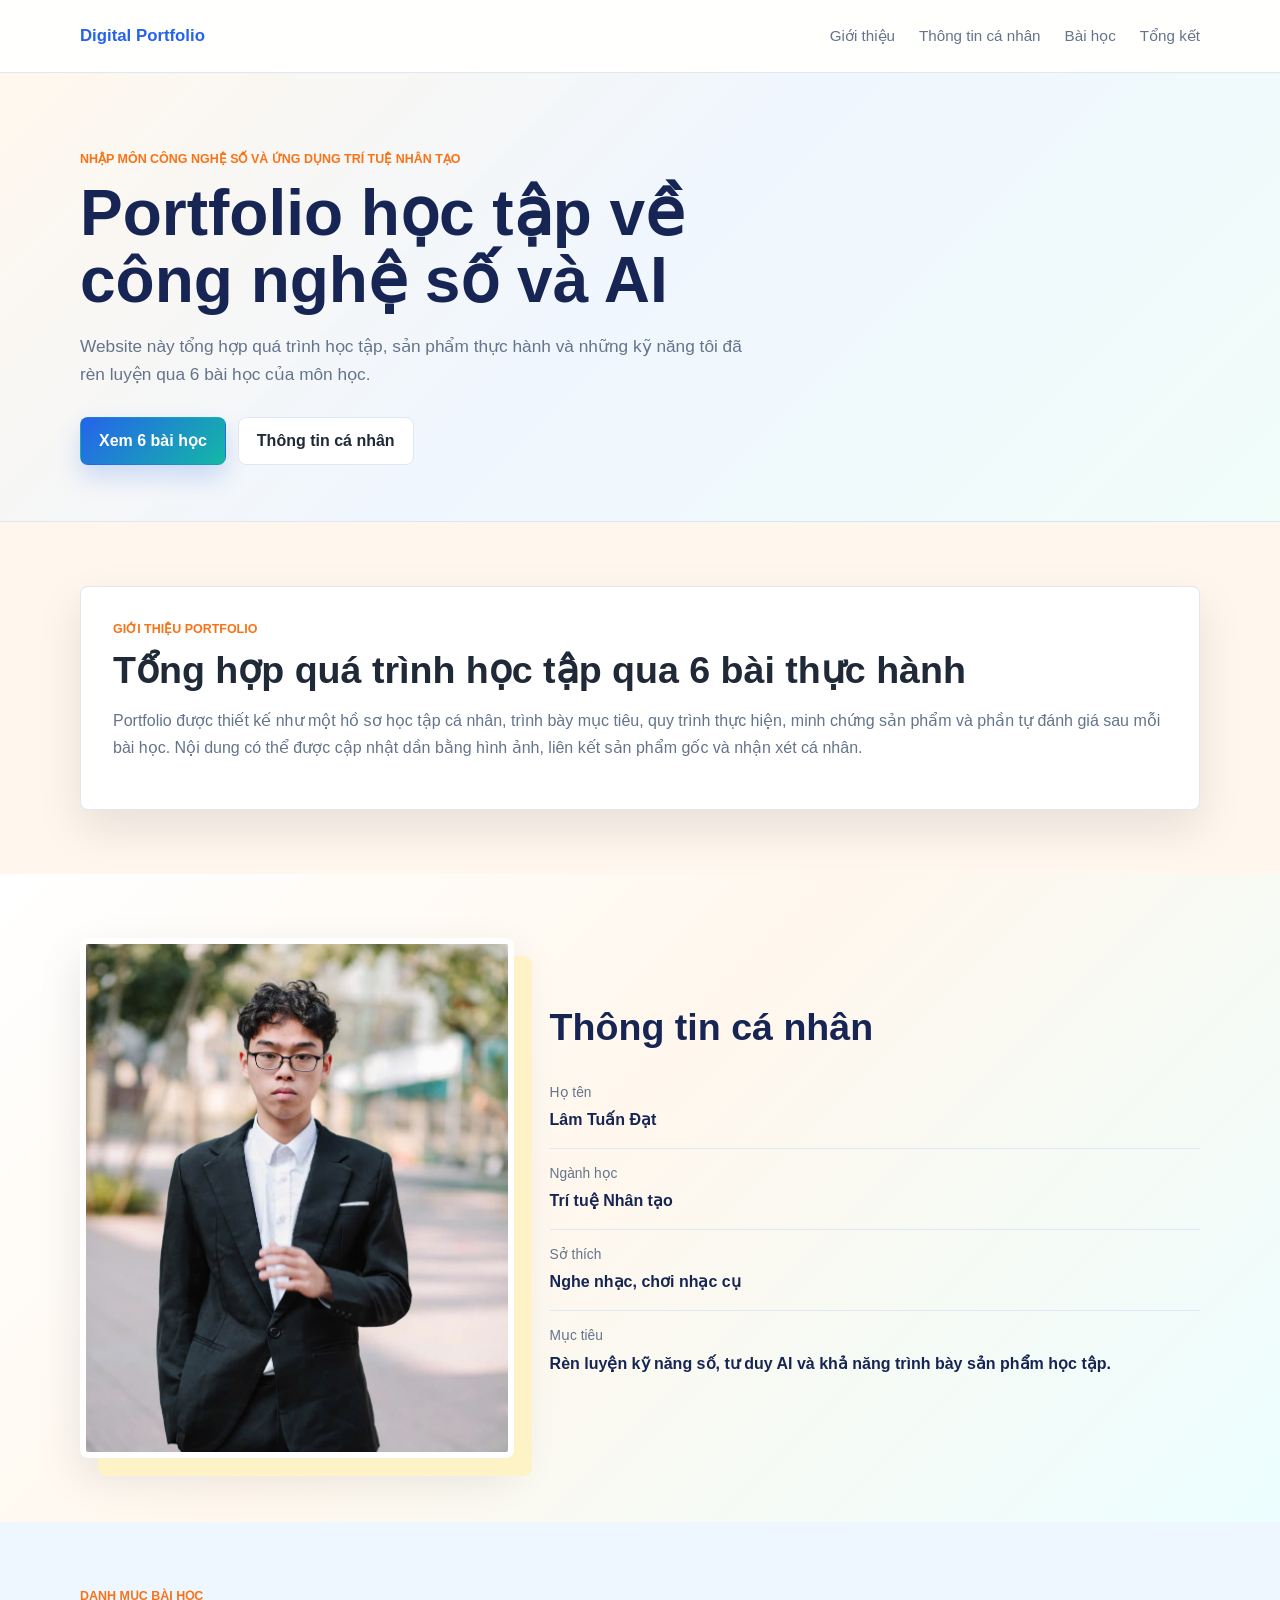
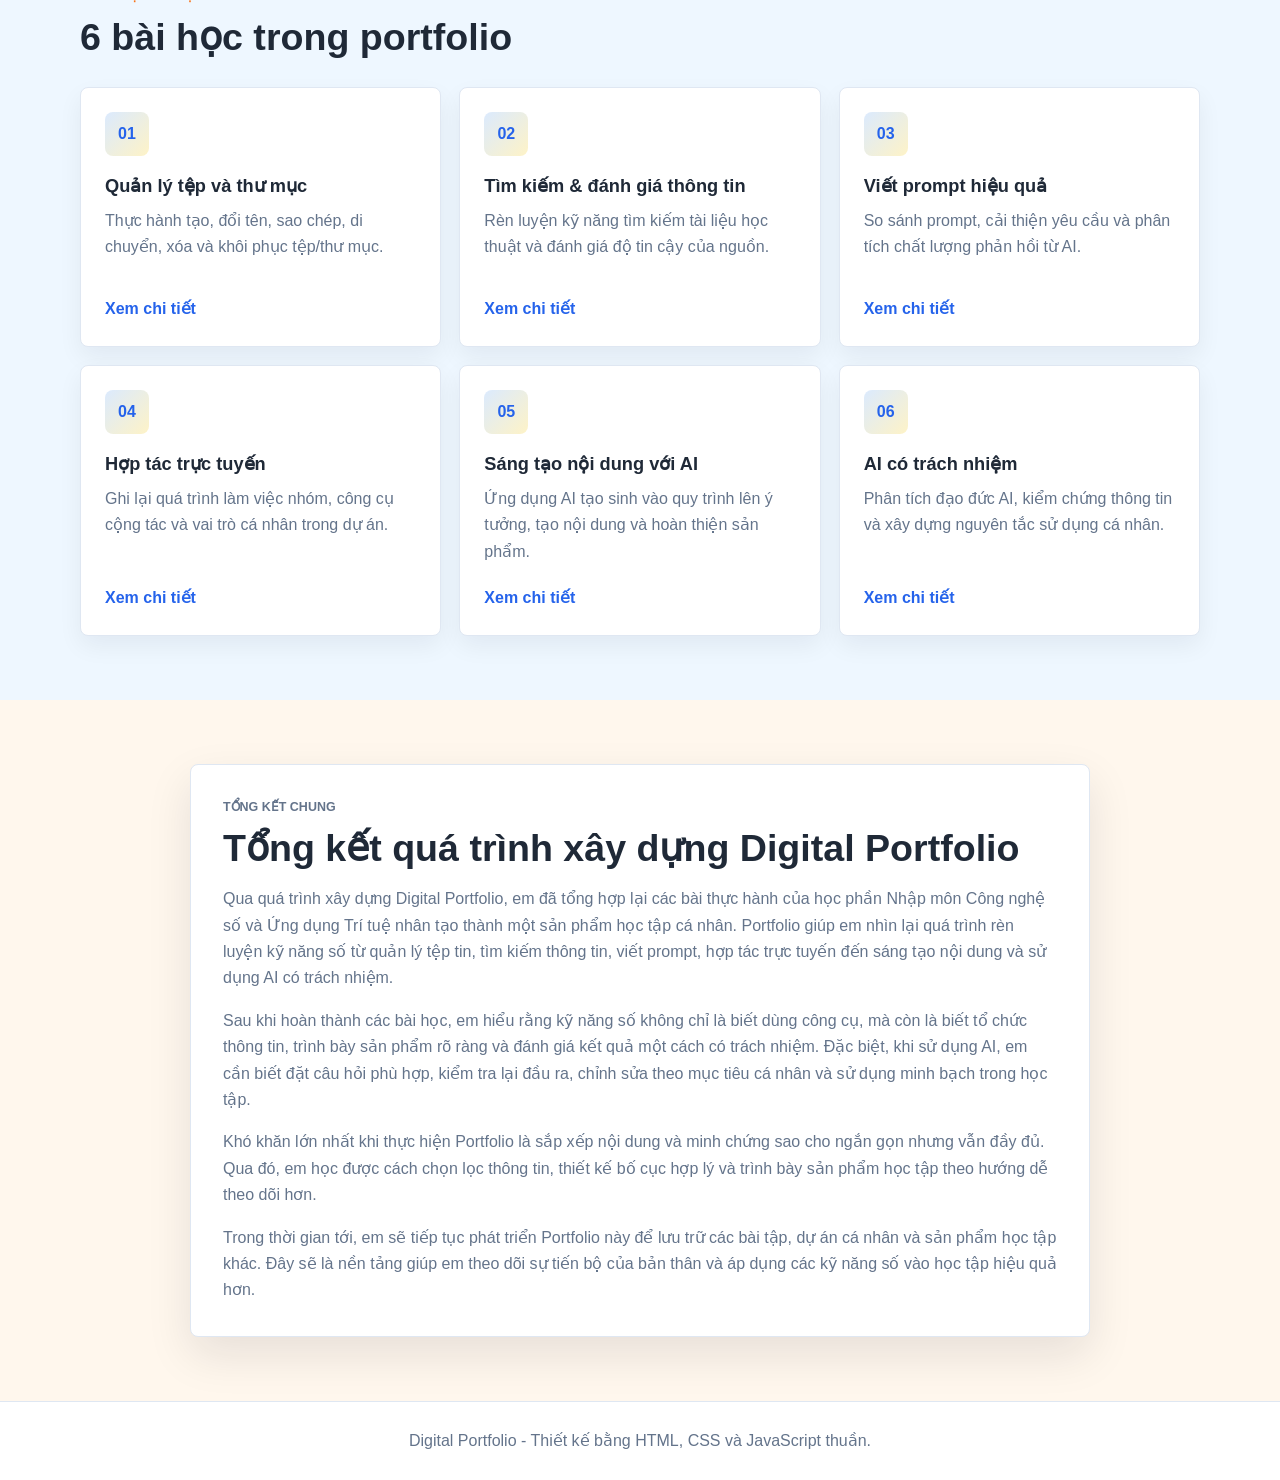
<file: index.html>
<!DOCTYPE html> <!-- update -->
<html lang="vi">
<head>
  <meta charset="UTF-8">
  <meta name="viewport" content="width=device-width, initial-scale=1.0">
  <title>Digital Portfolio | Nhập môn công nghệ số</title>
  <meta name="description" content="Digital Portfolio tổng hợp quá trình học tập và sản phẩm của 6 bài học trong môn Nhập môn công nghệ số và ứng dụng trí tuệ nhân tạo.">
  <link rel="stylesheet" href="css/style.css">
</head>
<body>
  <header class="site-header">
    <nav class="navbar container" aria-label="Điều hướng chính">
      <a class="brand" href="index.html">Digital Portfolio</a>
      <button class="nav-toggle" type="button" aria-label="Mở menu" aria-expanded="false" aria-controls="main-menu">
        <span></span>
        <span></span>
        <span></span>
      </button>
      <div class="nav-links" id="main-menu">
        <a href="#gioi-thieu">Giới thiệu</a>
        <a href="#thong-tin">Thông tin cá nhân</a>
        <a href="#bai-hoc">Bài học</a>
        <a href="#tong-ket">Tổng kết</a>
      </div>
    </nav>
  </header>

  <main>
    <section class="hero">
      <div class="container hero-grid">
        <div class="hero-content">
          <p class="eyebrow">Nhập môn công nghệ số và ứng dụng trí tuệ nhân tạo</p>
          <h1>Portfolio học tập về công nghệ số và AI</h1>
          <p class="hero-text">
            Website này tổng hợp quá trình học tập, sản phẩm thực hành và những kỹ năng tôi đã rèn luyện qua 6 bài học của môn học.
          </p>
          <div class="hero-actions">
            <a class="btn btn-primary" href="#bai-hoc">Xem 6 bài học</a>
            <a class="btn btn-secondary" href="#thong-tin">Thông tin cá nhân</a>
          </div>
        </div>
      </div>
    </section>

    <section class="section" id="gioi-thieu">
      <div class="container intro-panel">
        <p class="eyebrow">Giới thiệu portfolio</p>
        <h2>Tổng hợp quá trình học tập qua 6 bài thực hành</h2>
        <p>
          Portfolio được thiết kế như một hồ sơ học tập cá nhân, trình bày mục tiêu, quy trình thực hiện, minh chứng sản phẩm và phần tự đánh giá sau mỗi bài học. Nội dung có thể được cập nhật dần bằng hình ảnh, liên kết sản phẩm gốc và nhận xét cá nhân.
        </p>
      </div>
    </section>

    <section class="section profile-section" id="thong-tin">
      <div class="container profile-layout">
        <div class="profile-photo">
          <img src="assets/web/ảnh cá nhân.jpg" alt="Ảnh cá nhân của Lâm Tuấn Đạt">
        </div>
        <div class="profile-details">
          <h2>Thông tin cá nhân</h2>
          <dl class="info-list">
            <div>
              <dt>Họ tên</dt>
              <dd>Lâm Tuấn Đạt</dd>
            </div>
            <div>
              <dt>Ngành học</dt>
              <dd>Trí tuệ Nhân tạo</dd>
            </div>
            <div>
              <dt>Sở thích</dt>
              <dd>Nghe nhạc, chơi nhạc cụ</dd>
            </div>
            <div>
              <dt>Mục tiêu</dt>
              <dd>Rèn luyện kỹ năng số, tư duy AI và khả năng trình bày sản phẩm học tập.</dd>
            </div>
          </dl>
        </div>
      </div>
    </section>

    <section class="section section-muted" id="bai-hoc">
      <div class="container">
        <div class="section-heading">
          <p class="eyebrow">Danh mục bài học</p>
          <h2>6 bài học trong portfolio</h2>
        </div>

        <div class="lesson-grid">
          <article class="lesson-card">
            <div class="card-number">01</div>
            <h3>Quản lý tệp và thư mục</h3>
            <p>Thực hành tạo, đổi tên, sao chép, di chuyển, xóa và khôi phục tệp/thư mục.</p>
            <a class="card-link" href="pages/bai-1.html">Xem chi tiết</a>
          </article>

          <article class="lesson-card">
            <div class="card-number">02</div>
            <h3>Tìm kiếm & đánh giá thông tin</h3>
            <p>Rèn luyện kỹ năng tìm kiếm tài liệu học thuật và đánh giá độ tin cậy của nguồn.</p>
            <a class="card-link" href="pages/bai-2.html">Xem chi tiết</a>
          </article>

          <article class="lesson-card">
            <div class="card-number">03</div>
            <h3>Viết prompt hiệu quả</h3>
            <p>So sánh prompt, cải thiện yêu cầu và phân tích chất lượng phản hồi từ AI.</p>
            <a class="card-link" href="pages/bai-3.html">Xem chi tiết</a>
          </article>

          <article class="lesson-card">
            <div class="card-number">04</div>
            <h3>Hợp tác trực tuyến</h3>
            <p>Ghi lại quá trình làm việc nhóm, công cụ cộng tác và vai trò cá nhân trong dự án.</p>
            <a class="card-link" href="pages/bai-4.html">Xem chi tiết</a>
          </article>

          <article class="lesson-card">
            <div class="card-number">05</div>
            <h3>Sáng tạo nội dung với AI</h3>
            <p>Ứng dụng AI tạo sinh vào quy trình lên ý tưởng, tạo nội dung và hoàn thiện sản phẩm.</p>
            <a class="card-link" href="pages/bai-5.html">Xem chi tiết</a>
          </article>

          <article class="lesson-card">
            <div class="card-number">06</div>
            <h3>AI có trách nhiệm</h3>
            <p>Phân tích đạo đức AI, kiểm chứng thông tin và xây dựng nguyên tắc sử dụng cá nhân.</p>
            <a class="card-link" href="pages/bai-6.html">Xem chi tiết</a>
          </article>
        </div>
      </div>
    </section>

    <section class="section" id="tong-ket">
      <div class="container summary-panel">
        <p class="eyebrow">Tổng kết chung</p>
        <h2>Tổng kết quá trình xây dựng Digital Portfolio</h2>
        <p>
          Qua quá trình xây dựng Digital Portfolio, em đã tổng hợp lại các bài thực hành của học phần Nhập môn Công nghệ số và Ứng dụng Trí tuệ nhân tạo thành một sản phẩm học tập cá nhân. Portfolio giúp em nhìn lại quá trình rèn luyện kỹ năng số từ quản lý tệp tin, tìm kiếm thông tin, viết prompt, hợp tác trực tuyến đến sáng tạo nội dung và sử dụng AI có trách nhiệm.
        </p>
        <p>
          Sau khi hoàn thành các bài học, em hiểu rằng kỹ năng số không chỉ là biết dùng công cụ, mà còn là biết tổ chức thông tin, trình bày sản phẩm rõ ràng và đánh giá kết quả một cách có trách nhiệm. Đặc biệt, khi sử dụng AI, em cần biết đặt câu hỏi phù hợp, kiểm tra lại đầu ra, chỉnh sửa theo mục tiêu cá nhân và sử dụng minh bạch trong học tập.
        </p>
        <p>
          Khó khăn lớn nhất khi thực hiện Portfolio là sắp xếp nội dung và minh chứng sao cho ngắn gọn nhưng vẫn đầy đủ. Qua đó, em học được cách chọn lọc thông tin, thiết kế bố cục hợp lý và trình bày sản phẩm học tập theo hướng dễ theo dõi hơn.
        </p>
        <p>
          Trong thời gian tới, em sẽ tiếp tục phát triển Portfolio này để lưu trữ các bài tập, dự án cá nhân và sản phẩm học tập khác. Đây sẽ là nền tảng giúp em theo dõi sự tiến bộ của bản thân và áp dụng các kỹ năng số vào học tập hiệu quả hơn.
        </p>
      </div>
    </section>
  </main>

  <footer class="site-footer">
    <div class="container">
      <p>Digital Portfolio - Thiết kế bằng HTML, CSS và JavaScript thuần.</p>
    </div>
  </footer>

  <script src="js/main.js"></script>
</body>
</html>
</file>
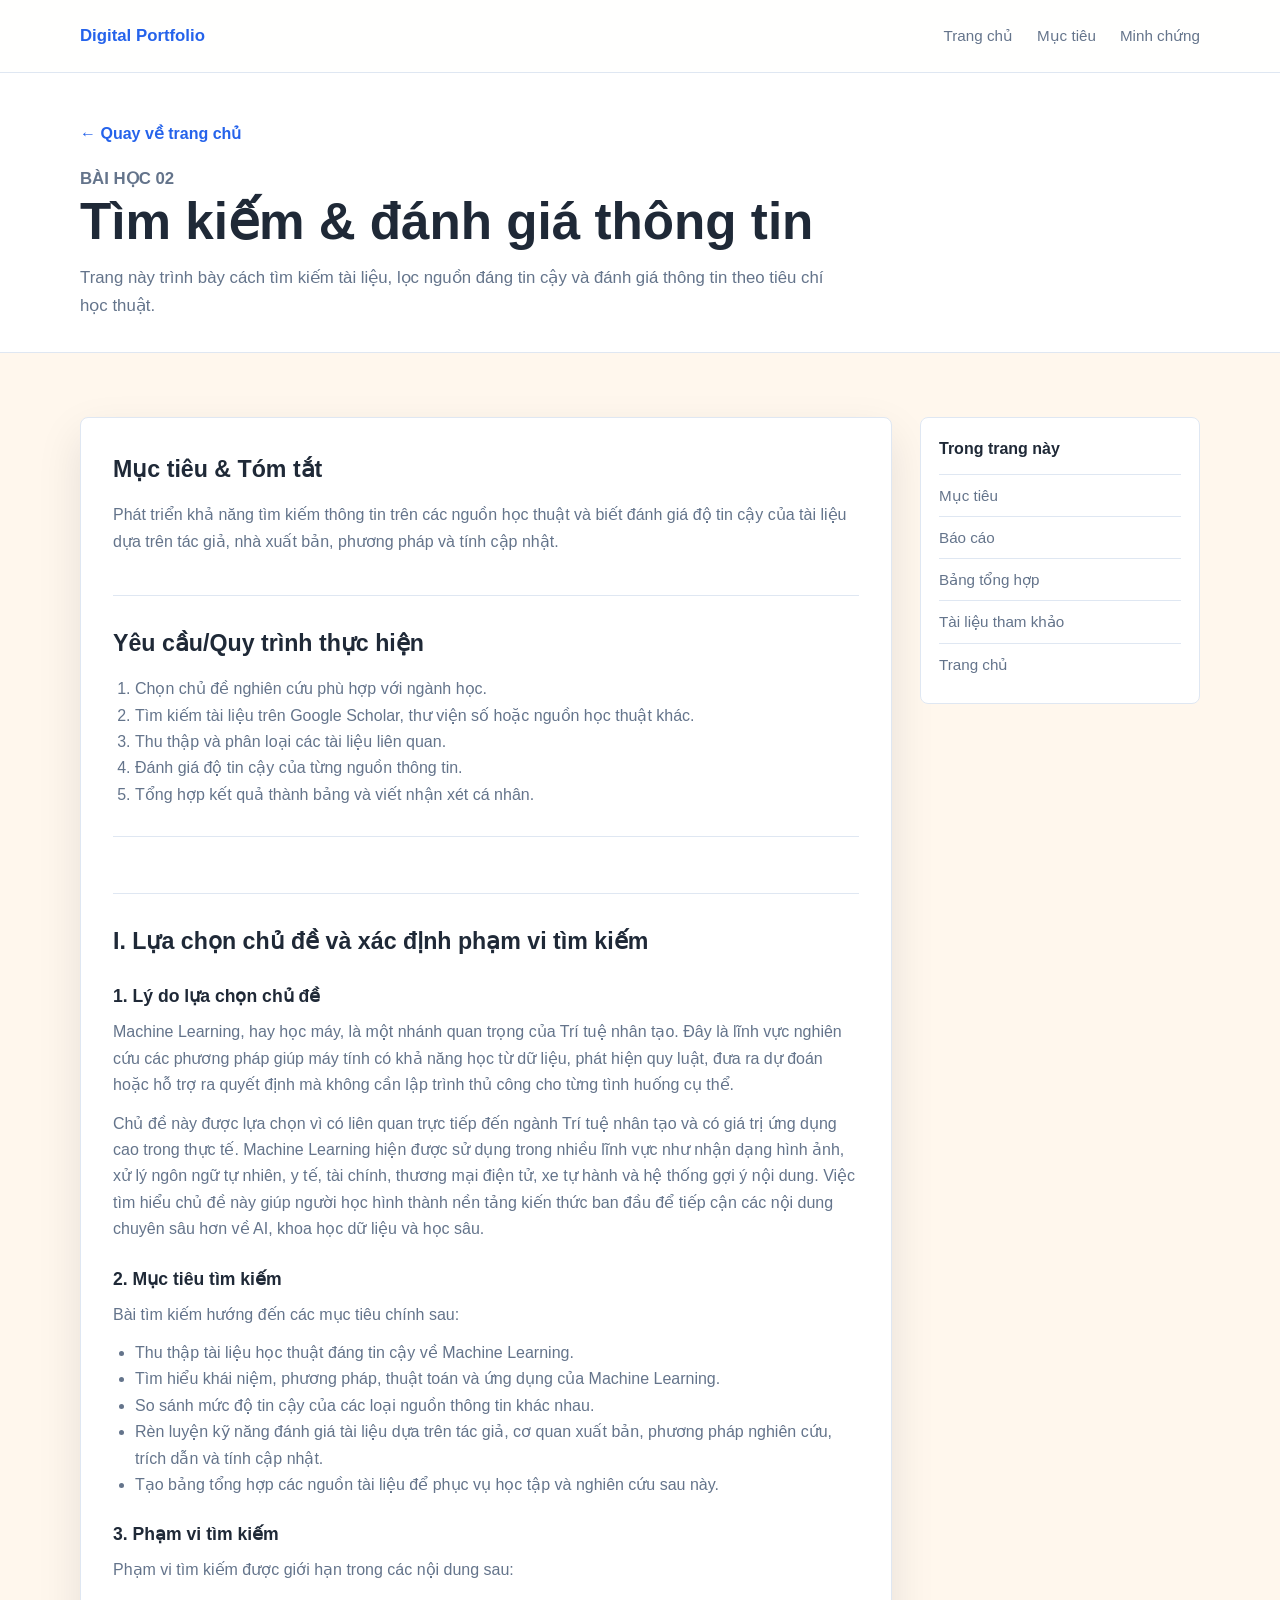
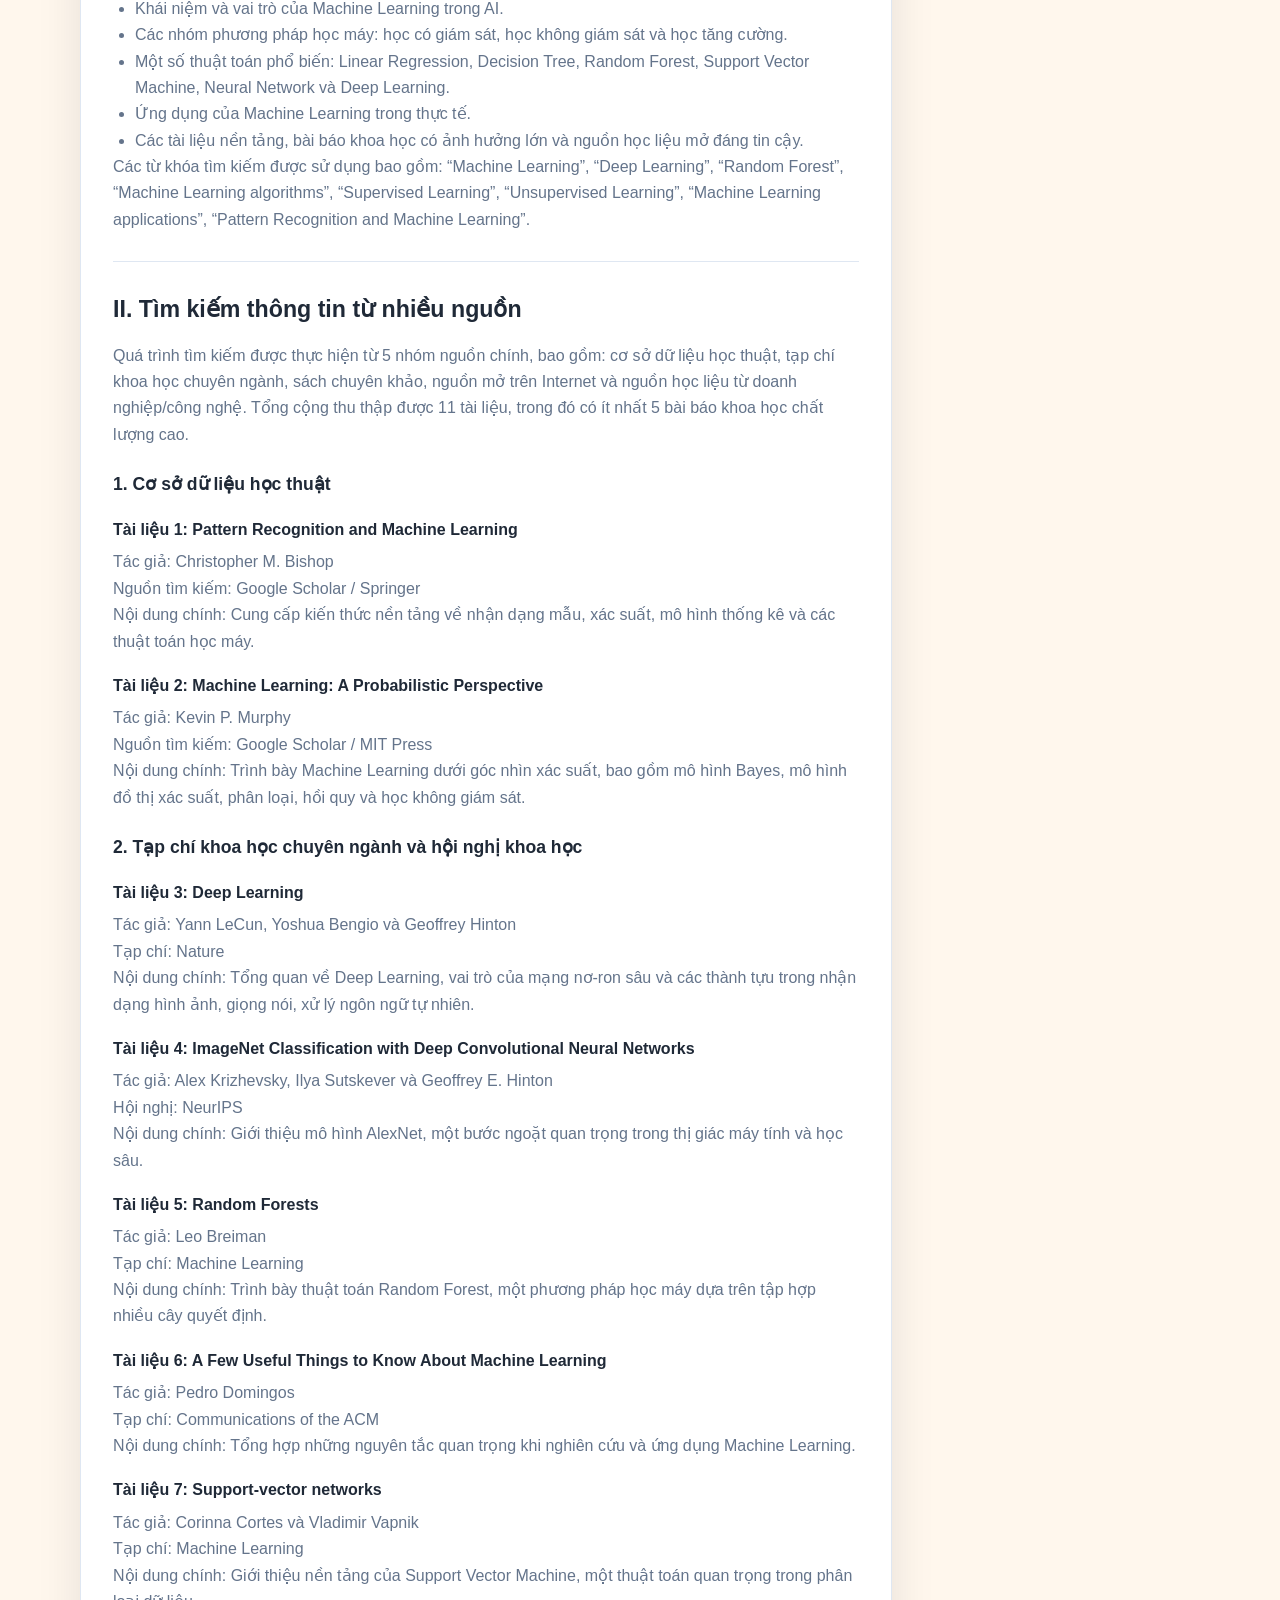
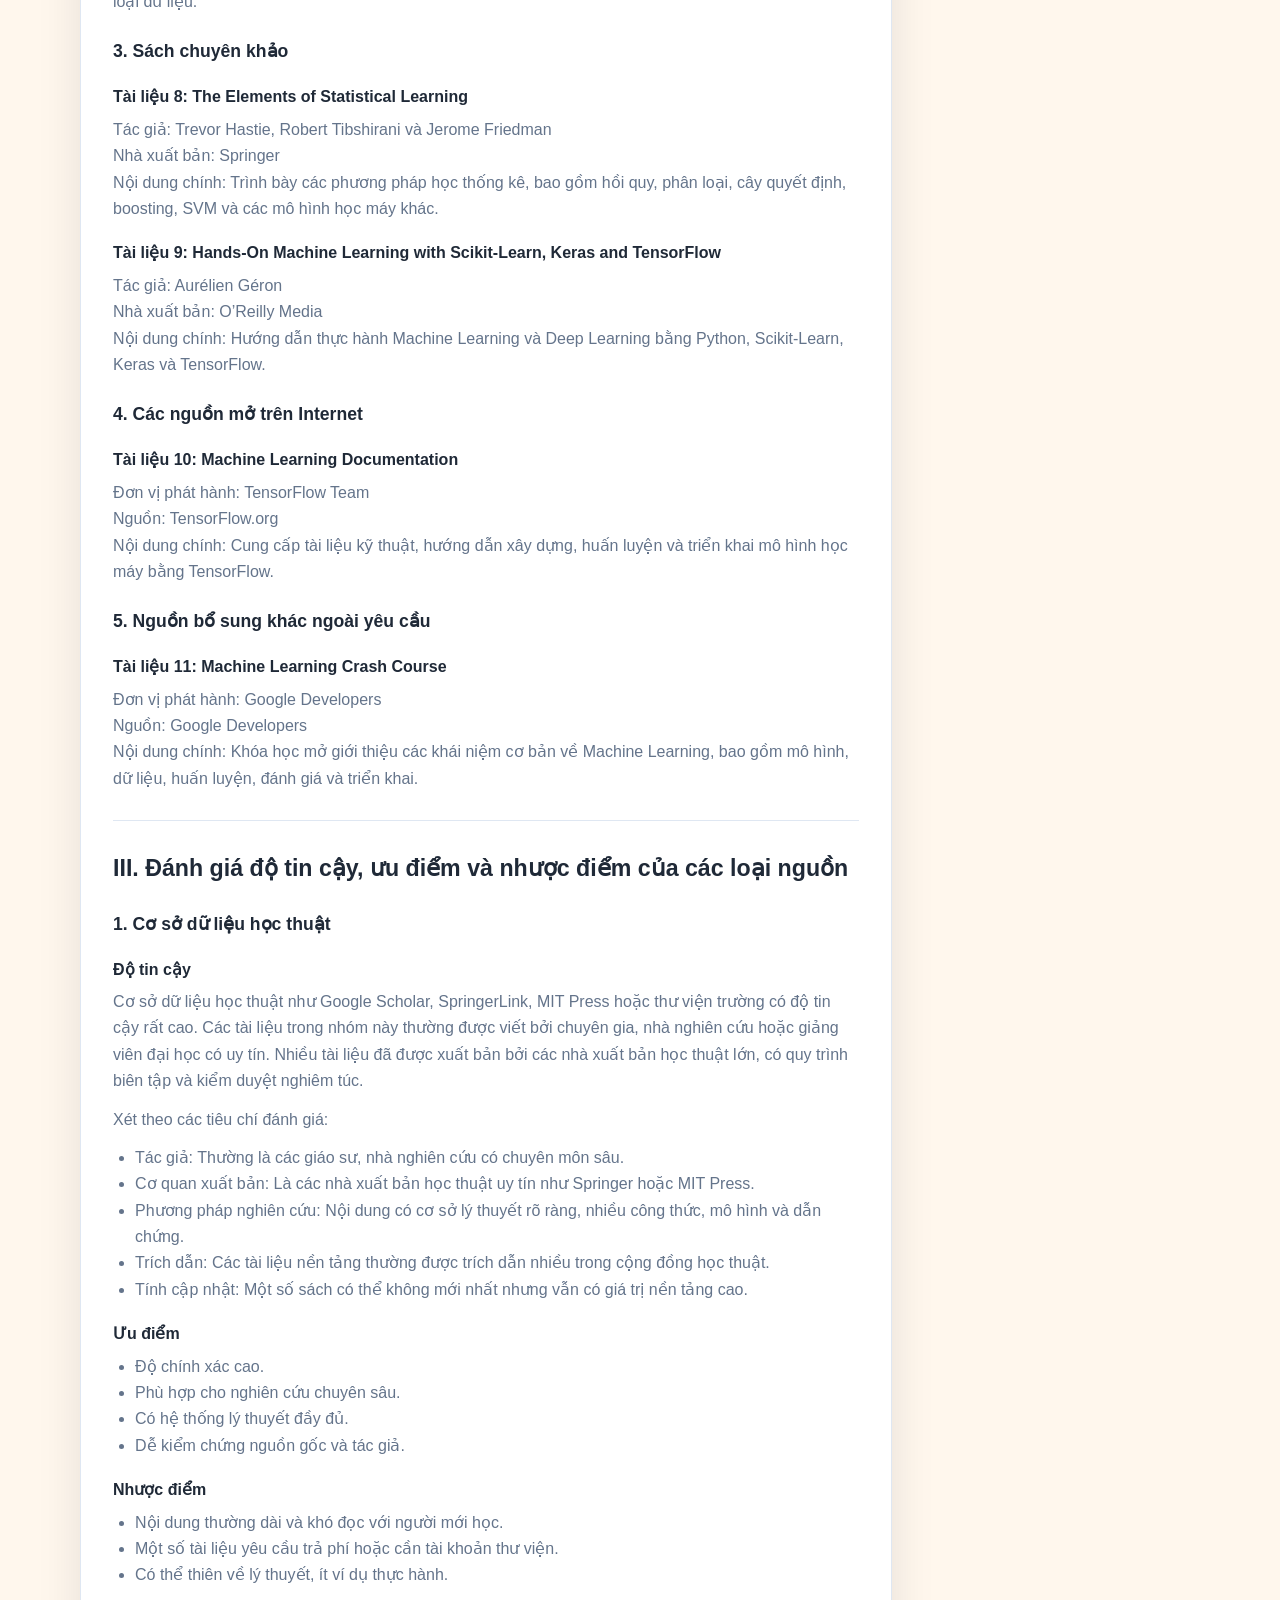
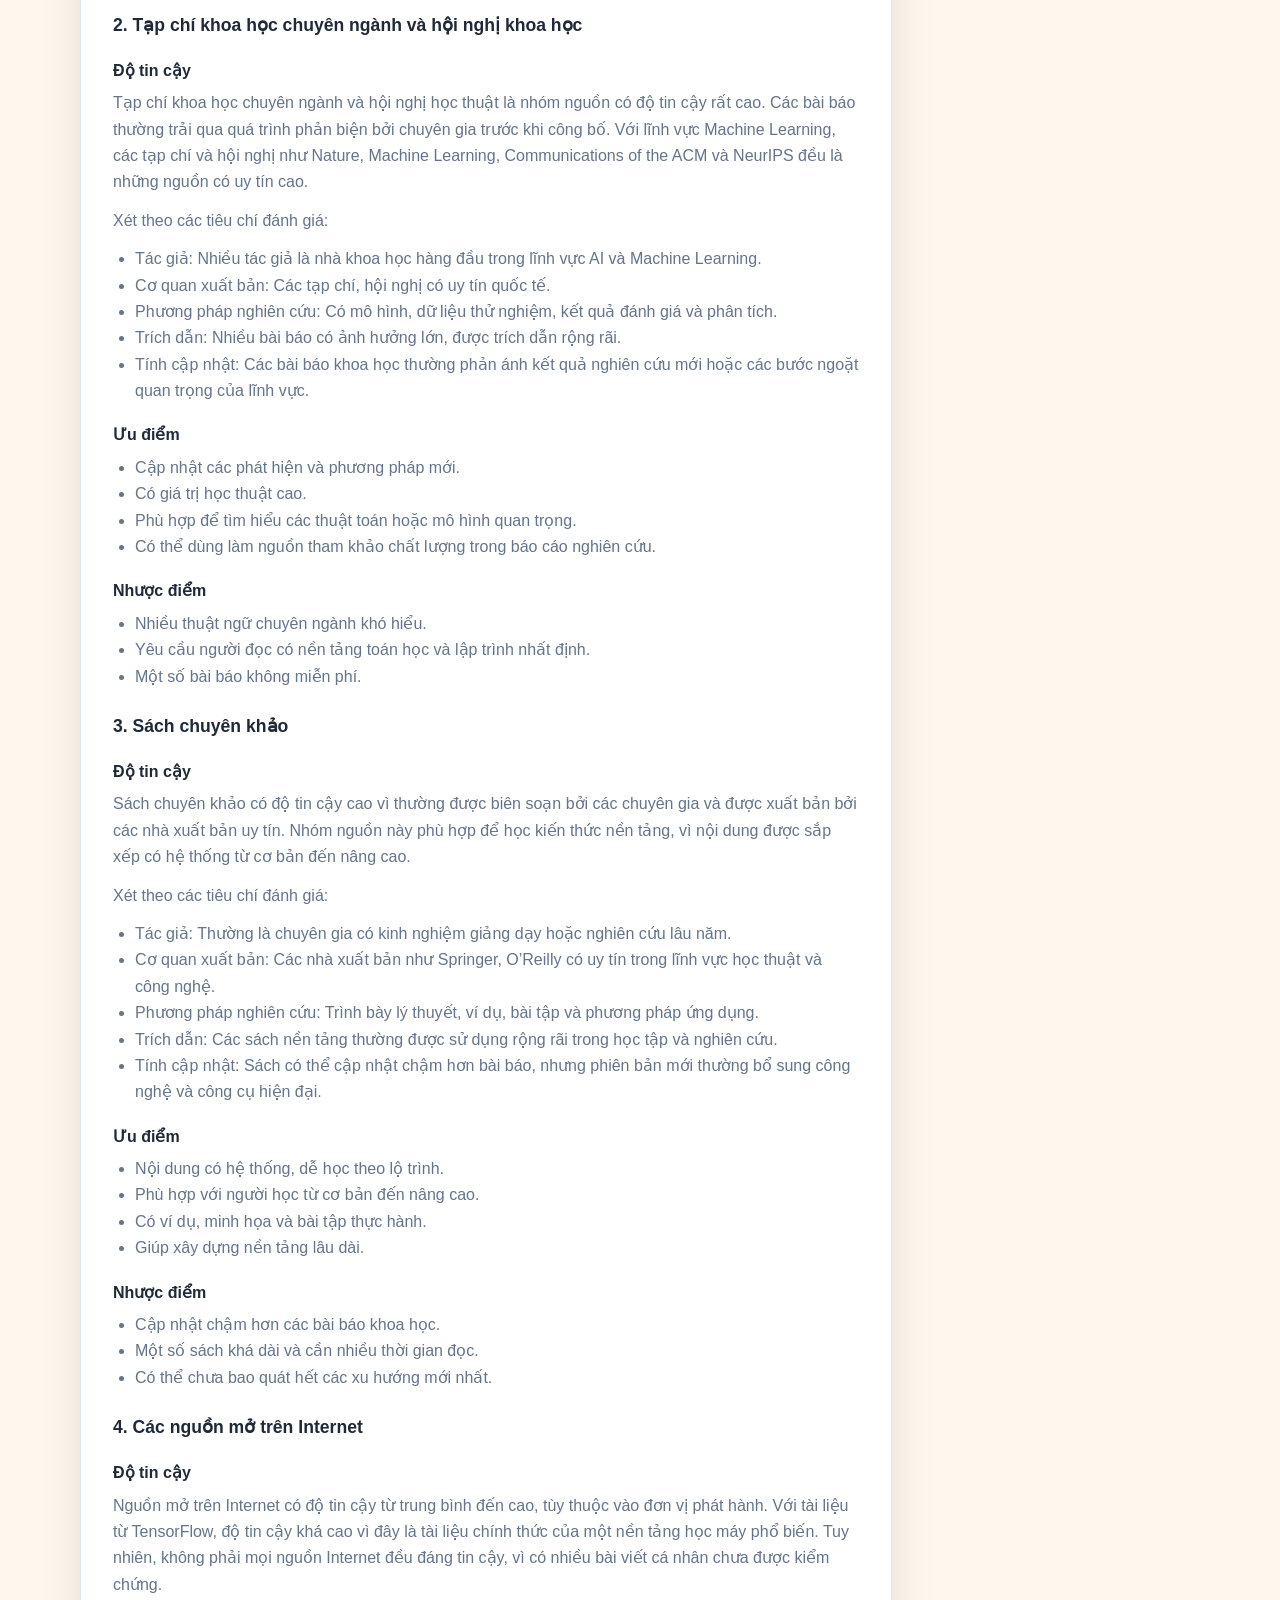
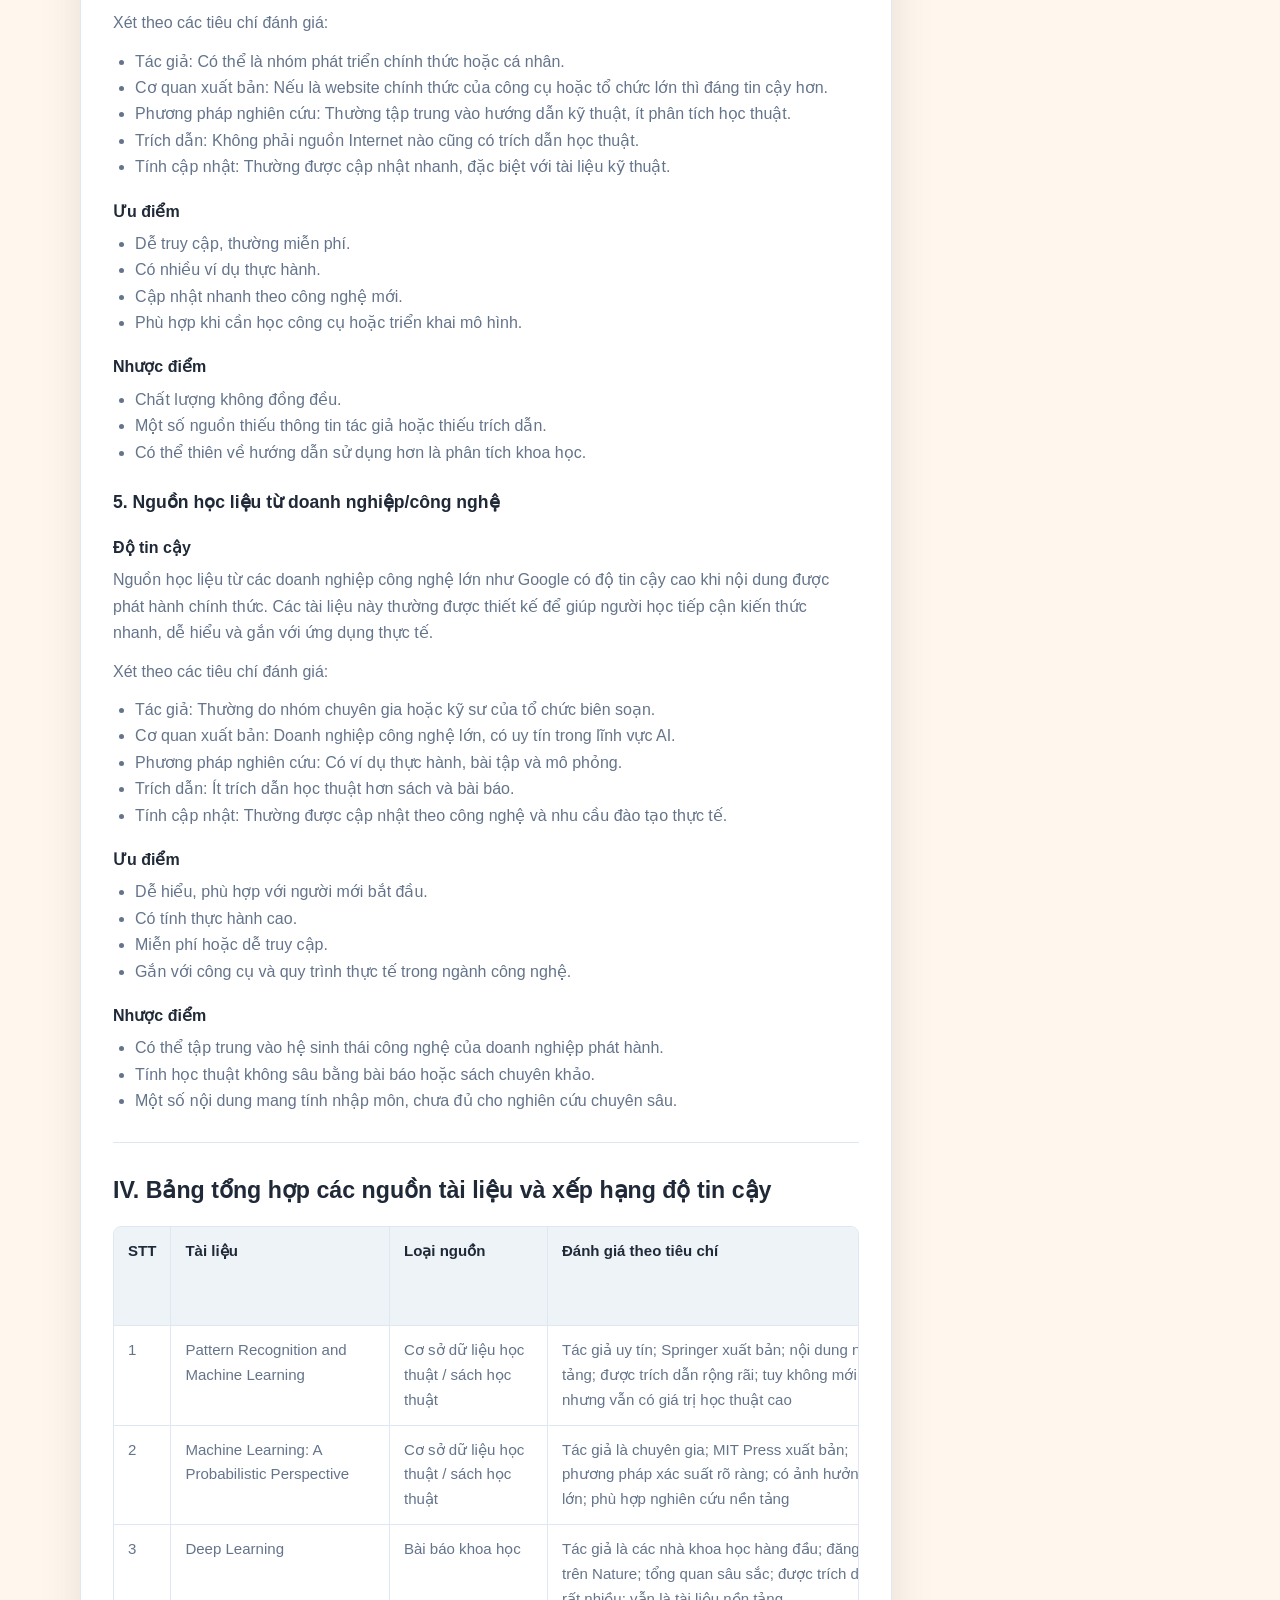
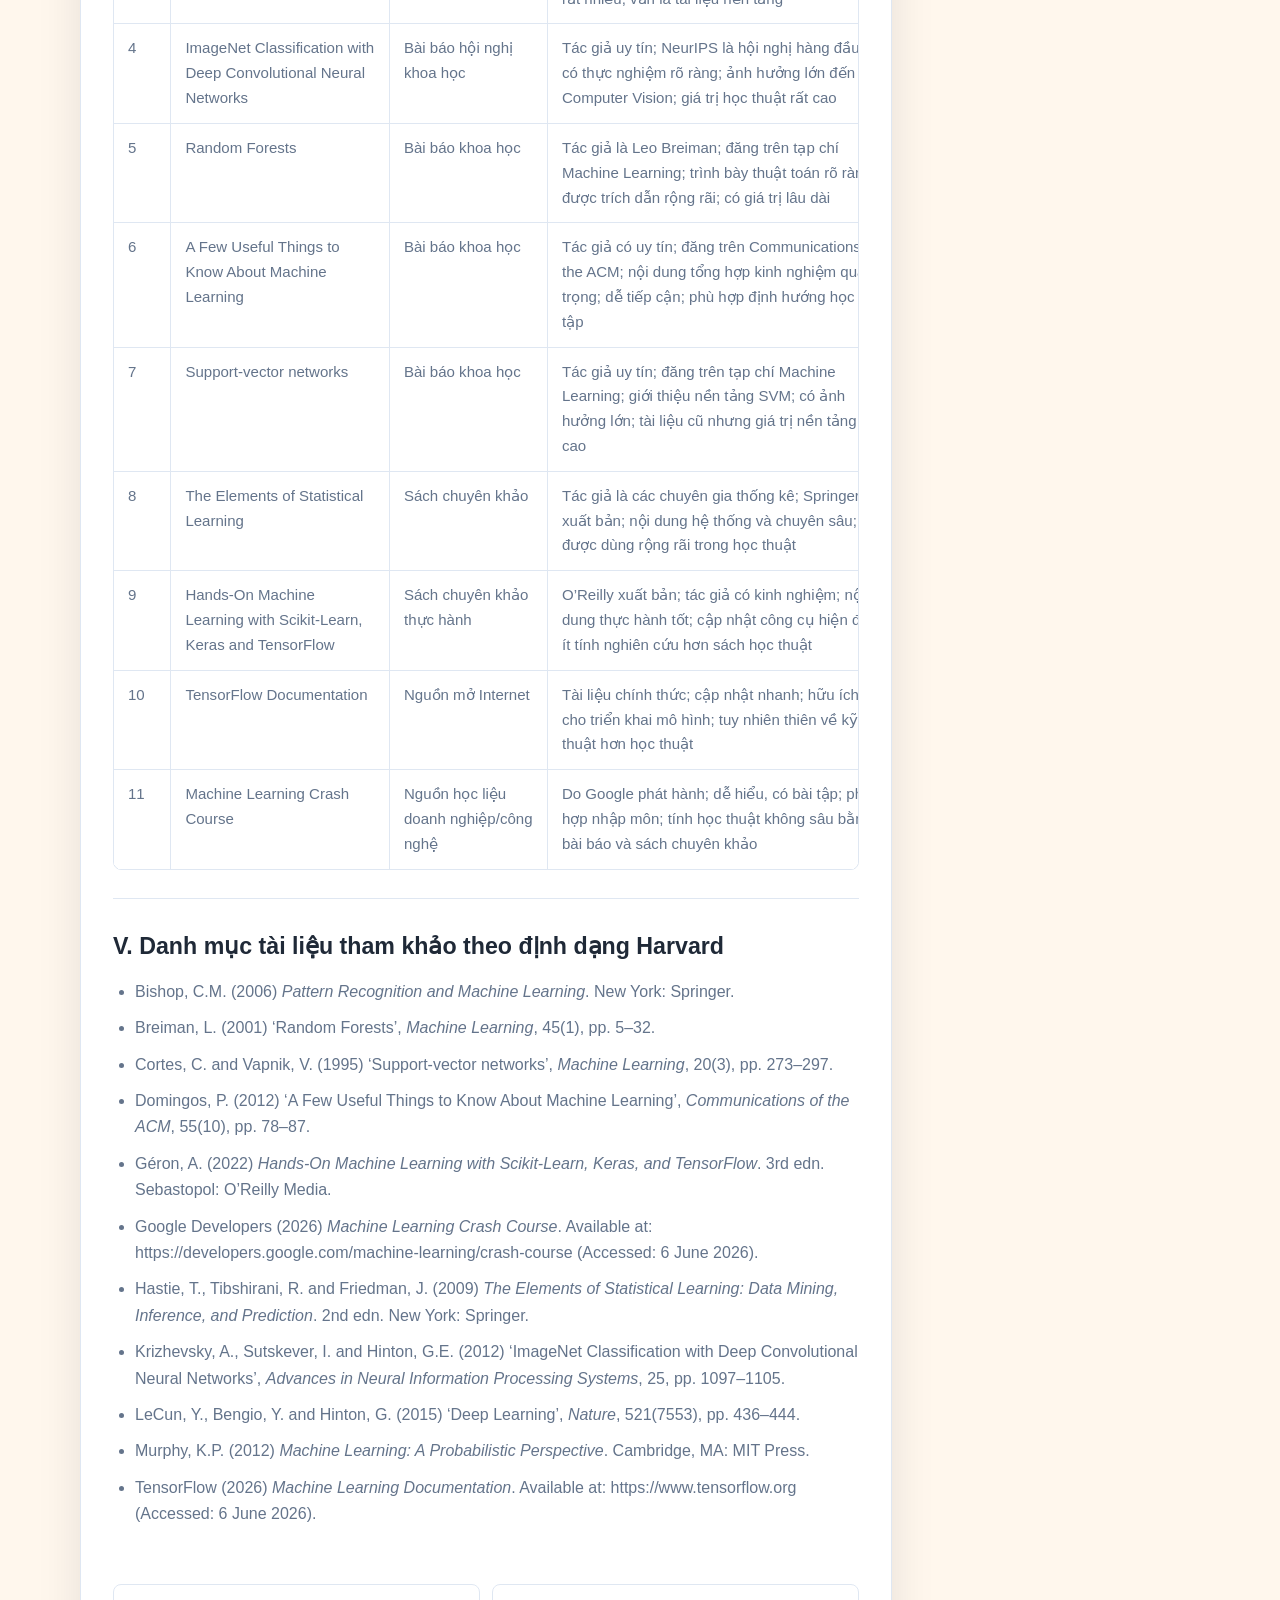
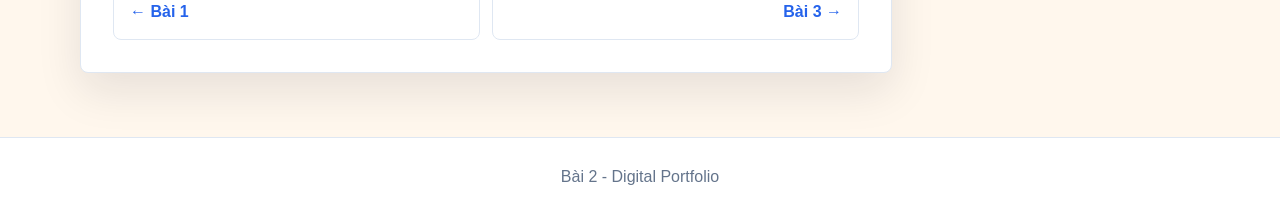
<file: pages/bai-2.html>
<!DOCTYPE html>
<html lang="vi">
<head>
  <meta charset="UTF-8">
  <meta name="viewport" content="width=device-width, initial-scale=1.0">
  <title>Bài 2 | Tìm kiếm & đánh giá thông tin</title>
  <link rel="stylesheet" href="../css/style.css">
</head>
<body>
  <header class="site-header">
    <nav class="navbar container" aria-label="Điều hướng chính">
      <a class="brand" href="../index.html">Digital Portfolio</a>
      <button class="nav-toggle" type="button" aria-label="Mở menu" aria-expanded="false" aria-controls="main-menu">
        <span></span><span></span><span></span>
      </button>
      <div class="nav-links" id="main-menu">
        <a href="../index.html">Trang chủ</a>
        <a href="#muc-tieu">Mục tiêu</a>
        <a href="#minh-chung">Minh chứng</a>
      </div>
    </nav>
  </header>

  <main>
    <section class="page-hero">
      <div class="container">
        <a class="breadcrumb" href="../index.html">← Quay về trang chủ</a>
        <p class="eyebrow">Bài học 02</p>
        <h1>Tìm kiếm & đánh giá thông tin</h1>
        <p>Trang này trình bày cách tìm kiếm tài liệu, lọc nguồn đáng tin cậy và đánh giá thông tin theo tiêu chí học thuật.</p>
      </div>
    </section>

    <section class="section">
      <div class="container article-layout">
        <article class="content-card">
          <section class="content-section" id="muc-tieu">
            <h2>Mục tiêu & Tóm tắt</h2>
            <p>Phát triển khả năng tìm kiếm thông tin trên các nguồn học thuật và biết đánh giá độ tin cậy của tài liệu dựa trên tác giả, nhà xuất bản, phương pháp và tính cập nhật.</p>
          </section>

          <section class="content-section">
            <h2>Yêu cầu/Quy trình thực hiện</h2>
            <ol>
              <li>Chọn chủ đề nghiên cứu phù hợp với ngành học.</li>
              <li>Tìm kiếm tài liệu trên Google Scholar, thư viện số hoặc nguồn học thuật khác.</li>
              <li>Thu thập và phân loại các tài liệu liên quan.</li>
              <li>Đánh giá độ tin cậy của từng nguồn thông tin.</li>
              <li>Tổng hợp kết quả thành bảng và viết nhận xét cá nhân.</li>
            </ol>
          </section>

          <section class="content-section report-section" id="bao-cao">
            <section id="lua-chon-chu-de">
              <h2>I. Lựa chọn chủ đề và xác định phạm vi tìm kiếm</h2>
              <h3>1. Lý do lựa chọn chủ đề</h3>
              <p>Machine Learning, hay học máy, là một nhánh quan trọng của Trí tuệ nhân tạo. Đây là lĩnh vực nghiên cứu các phương pháp giúp máy tính có khả năng học từ dữ liệu, phát hiện quy luật, đưa ra dự đoán hoặc hỗ trợ ra quyết định mà không cần lập trình thủ công cho từng tình huống cụ thể.</p>
              <p>Chủ đề này được lựa chọn vì có liên quan trực tiếp đến ngành Trí tuệ nhân tạo và có giá trị ứng dụng cao trong thực tế. Machine Learning hiện được sử dụng trong nhiều lĩnh vực như nhận dạng hình ảnh, xử lý ngôn ngữ tự nhiên, y tế, tài chính, thương mại điện tử, xe tự hành và hệ thống gợi ý nội dung. Việc tìm hiểu chủ đề này giúp người học hình thành nền tảng kiến thức ban đầu để tiếp cận các nội dung chuyên sâu hơn về AI, khoa học dữ liệu và học sâu.</p>

              <h3>2. Mục tiêu tìm kiếm</h3>
              <p>Bài tìm kiếm hướng đến các mục tiêu chính sau:</p>
              <ul>
                <li>Thu thập tài liệu học thuật đáng tin cậy về Machine Learning.</li>
                <li>Tìm hiểu khái niệm, phương pháp, thuật toán và ứng dụng của Machine Learning.</li>
                <li>So sánh mức độ tin cậy của các loại nguồn thông tin khác nhau.</li>
                <li>Rèn luyện kỹ năng đánh giá tài liệu dựa trên tác giả, cơ quan xuất bản, phương pháp nghiên cứu, trích dẫn và tính cập nhật.</li>
                <li>Tạo bảng tổng hợp các nguồn tài liệu để phục vụ học tập và nghiên cứu sau này.</li>
              </ul>

              <h3>3. Phạm vi tìm kiếm</h3>
              <p>Phạm vi tìm kiếm được giới hạn trong các nội dung sau:</p>
              <ul>
                <li>Khái niệm và vai trò của Machine Learning trong AI.</li>
                <li>Các nhóm phương pháp học máy: học có giám sát, học không giám sát và học tăng cường.</li>
                <li>Một số thuật toán phổ biến: Linear Regression, Decision Tree, Random Forest, Support Vector Machine, Neural Network và Deep Learning.</li>
                <li>Ứng dụng của Machine Learning trong thực tế.</li>
                <li>Các tài liệu nền tảng, bài báo khoa học có ảnh hưởng lớn và nguồn học liệu mở đáng tin cậy.</li>
              </ul>
              <p>Các từ khóa tìm kiếm được sử dụng bao gồm: “Machine Learning”, “Deep Learning”, “Random Forest”, “Machine Learning algorithms”, “Supervised Learning”, “Unsupervised Learning”, “Machine Learning applications”, “Pattern Recognition and Machine Learning”.</p>
            </section>

            <section id="tim-kiem-thong-tin">
              <h2>II. Tìm kiếm thông tin từ nhiều nguồn</h2>
              <p>Quá trình tìm kiếm được thực hiện từ 5 nhóm nguồn chính, bao gồm: cơ sở dữ liệu học thuật, tạp chí khoa học chuyên ngành, sách chuyên khảo, nguồn mở trên Internet và nguồn học liệu từ doanh nghiệp/công nghệ. Tổng cộng thu thập được 11 tài liệu, trong đó có ít nhất 5 bài báo khoa học chất lượng cao.</p>

              <h3>1. Cơ sở dữ liệu học thuật</h3>
              <h4>Tài liệu 1: Pattern Recognition and Machine Learning</h4>
              <p>Tác giả: Christopher M. Bishop<br>Nguồn tìm kiếm: Google Scholar / Springer<br>Nội dung chính: Cung cấp kiến thức nền tảng về nhận dạng mẫu, xác suất, mô hình thống kê và các thuật toán học máy.</p>
              <h4>Tài liệu 2: Machine Learning: A Probabilistic Perspective</h4>
              <p>Tác giả: Kevin P. Murphy<br>Nguồn tìm kiếm: Google Scholar / MIT Press<br>Nội dung chính: Trình bày Machine Learning dưới góc nhìn xác suất, bao gồm mô hình Bayes, mô hình đồ thị xác suất, phân loại, hồi quy và học không giám sát.</p>

              <h3>2. Tạp chí khoa học chuyên ngành và hội nghị khoa học</h3>
              <h4>Tài liệu 3: Deep Learning</h4>
              <p>Tác giả: Yann LeCun, Yoshua Bengio và Geoffrey Hinton<br>Tạp chí: Nature<br>Nội dung chính: Tổng quan về Deep Learning, vai trò của mạng nơ-ron sâu và các thành tựu trong nhận dạng hình ảnh, giọng nói, xử lý ngôn ngữ tự nhiên.</p>
              <h4>Tài liệu 4: ImageNet Classification with Deep Convolutional Neural Networks</h4>
              <p>Tác giả: Alex Krizhevsky, Ilya Sutskever và Geoffrey E. Hinton<br>Hội nghị: NeurIPS<br>Nội dung chính: Giới thiệu mô hình AlexNet, một bước ngoặt quan trọng trong thị giác máy tính và học sâu.</p>
              <h4>Tài liệu 5: Random Forests</h4>
              <p>Tác giả: Leo Breiman<br>Tạp chí: Machine Learning<br>Nội dung chính: Trình bày thuật toán Random Forest, một phương pháp học máy dựa trên tập hợp nhiều cây quyết định.</p>
              <h4>Tài liệu 6: A Few Useful Things to Know About Machine Learning</h4>
              <p>Tác giả: Pedro Domingos<br>Tạp chí: Communications of the ACM<br>Nội dung chính: Tổng hợp những nguyên tắc quan trọng khi nghiên cứu và ứng dụng Machine Learning.</p>
              <h4>Tài liệu 7: Support-vector networks</h4>
              <p>Tác giả: Corinna Cortes và Vladimir Vapnik<br>Tạp chí: Machine Learning<br>Nội dung chính: Giới thiệu nền tảng của Support Vector Machine, một thuật toán quan trọng trong phân loại dữ liệu.</p>

              <h3>3. Sách chuyên khảo</h3>
              <h4>Tài liệu 8: The Elements of Statistical Learning</h4>
              <p>Tác giả: Trevor Hastie, Robert Tibshirani và Jerome Friedman<br>Nhà xuất bản: Springer<br>Nội dung chính: Trình bày các phương pháp học thống kê, bao gồm hồi quy, phân loại, cây quyết định, boosting, SVM và các mô hình học máy khác.</p>
              <h4>Tài liệu 9: Hands-On Machine Learning with Scikit-Learn, Keras and TensorFlow</h4>
              <p>Tác giả: Aurélien Géron<br>Nhà xuất bản: O’Reilly Media<br>Nội dung chính: Hướng dẫn thực hành Machine Learning và Deep Learning bằng Python, Scikit-Learn, Keras và TensorFlow.</p>

              <h3>4. Các nguồn mở trên Internet</h3>
              <h4>Tài liệu 10: Machine Learning Documentation</h4>
              <p>Đơn vị phát hành: TensorFlow Team<br>Nguồn: TensorFlow.org<br>Nội dung chính: Cung cấp tài liệu kỹ thuật, hướng dẫn xây dựng, huấn luyện và triển khai mô hình học máy bằng TensorFlow.</p>

              <h3>5. Nguồn bổ sung khác ngoài yêu cầu</h3>
              <h4>Tài liệu 11: Machine Learning Crash Course</h4>
              <p>Đơn vị phát hành: Google Developers<br>Nguồn: Google Developers<br>Nội dung chính: Khóa học mở giới thiệu các khái niệm cơ bản về Machine Learning, bao gồm mô hình, dữ liệu, huấn luyện, đánh giá và triển khai.</p>
            </section>

            <section id="danh-gia-nguon">
              <h2>III. Đánh giá độ tin cậy, ưu điểm và nhược điểm của các loại nguồn</h2>
              <h3>1. Cơ sở dữ liệu học thuật</h3>
              <h4>Độ tin cậy</h4>
              <p>Cơ sở dữ liệu học thuật như Google Scholar, SpringerLink, MIT Press hoặc thư viện trường có độ tin cậy rất cao. Các tài liệu trong nhóm này thường được viết bởi chuyên gia, nhà nghiên cứu hoặc giảng viên đại học có uy tín. Nhiều tài liệu đã được xuất bản bởi các nhà xuất bản học thuật lớn, có quy trình biên tập và kiểm duyệt nghiêm túc.</p>
              <p>Xét theo các tiêu chí đánh giá:</p>
              <ul>
                <li>Tác giả: Thường là các giáo sư, nhà nghiên cứu có chuyên môn sâu.</li>
                <li>Cơ quan xuất bản: Là các nhà xuất bản học thuật uy tín như Springer hoặc MIT Press.</li>
                <li>Phương pháp nghiên cứu: Nội dung có cơ sở lý thuyết rõ ràng, nhiều công thức, mô hình và dẫn chứng.</li>
                <li>Trích dẫn: Các tài liệu nền tảng thường được trích dẫn nhiều trong cộng đồng học thuật.</li>
                <li>Tính cập nhật: Một số sách có thể không mới nhất nhưng vẫn có giá trị nền tảng cao.</li>
              </ul>
              <h4>Ưu điểm</h4>
              <ul>
                <li>Độ chính xác cao.</li>
                <li>Phù hợp cho nghiên cứu chuyên sâu.</li>
                <li>Có hệ thống lý thuyết đầy đủ.</li>
                <li>Dễ kiểm chứng nguồn gốc và tác giả.</li>
              </ul>
              <h4>Nhược điểm</h4>
              <ul>
                <li>Nội dung thường dài và khó đọc với người mới học.</li>
                <li>Một số tài liệu yêu cầu trả phí hoặc cần tài khoản thư viện.</li>
                <li>Có thể thiên về lý thuyết, ít ví dụ thực hành.</li>
              </ul>

              <h3>2. Tạp chí khoa học chuyên ngành và hội nghị khoa học</h3>
              <h4>Độ tin cậy</h4>
              <p>Tạp chí khoa học chuyên ngành và hội nghị học thuật là nhóm nguồn có độ tin cậy rất cao. Các bài báo thường trải qua quá trình phản biện bởi chuyên gia trước khi công bố. Với lĩnh vực Machine Learning, các tạp chí và hội nghị như Nature, Machine Learning, Communications of the ACM và NeurIPS đều là những nguồn có uy tín cao.</p>
              <p>Xét theo các tiêu chí đánh giá:</p>
              <ul>
                <li>Tác giả: Nhiều tác giả là nhà khoa học hàng đầu trong lĩnh vực AI và Machine Learning.</li>
                <li>Cơ quan xuất bản: Các tạp chí, hội nghị có uy tín quốc tế.</li>
                <li>Phương pháp nghiên cứu: Có mô hình, dữ liệu thử nghiệm, kết quả đánh giá và phân tích.</li>
                <li>Trích dẫn: Nhiều bài báo có ảnh hưởng lớn, được trích dẫn rộng rãi.</li>
                <li>Tính cập nhật: Các bài báo khoa học thường phản ánh kết quả nghiên cứu mới hoặc các bước ngoặt quan trọng của lĩnh vực.</li>
              </ul>
              <h4>Ưu điểm</h4>
              <ul>
                <li>Cập nhật các phát hiện và phương pháp mới.</li>
                <li>Có giá trị học thuật cao.</li>
                <li>Phù hợp để tìm hiểu các thuật toán hoặc mô hình quan trọng.</li>
                <li>Có thể dùng làm nguồn tham khảo chất lượng trong báo cáo nghiên cứu.</li>
              </ul>
              <h4>Nhược điểm</h4>
              <ul>
                <li>Nhiều thuật ngữ chuyên ngành khó hiểu.</li>
                <li>Yêu cầu người đọc có nền tảng toán học và lập trình nhất định.</li>
                <li>Một số bài báo không miễn phí.</li>
              </ul>

              <h3>3. Sách chuyên khảo</h3>
              <h4>Độ tin cậy</h4>
              <p>Sách chuyên khảo có độ tin cậy cao vì thường được biên soạn bởi các chuyên gia và được xuất bản bởi các nhà xuất bản uy tín. Nhóm nguồn này phù hợp để học kiến thức nền tảng, vì nội dung được sắp xếp có hệ thống từ cơ bản đến nâng cao.</p>
              <p>Xét theo các tiêu chí đánh giá:</p>
              <ul>
                <li>Tác giả: Thường là chuyên gia có kinh nghiệm giảng dạy hoặc nghiên cứu lâu năm.</li>
                <li>Cơ quan xuất bản: Các nhà xuất bản như Springer, O’Reilly có uy tín trong lĩnh vực học thuật và công nghệ.</li>
                <li>Phương pháp nghiên cứu: Trình bày lý thuyết, ví dụ, bài tập và phương pháp ứng dụng.</li>
                <li>Trích dẫn: Các sách nền tảng thường được sử dụng rộng rãi trong học tập và nghiên cứu.</li>
                <li>Tính cập nhật: Sách có thể cập nhật chậm hơn bài báo, nhưng phiên bản mới thường bổ sung công nghệ và công cụ hiện đại.</li>
              </ul>
              <h4>Ưu điểm</h4>
              <ul>
                <li>Nội dung có hệ thống, dễ học theo lộ trình.</li>
                <li>Phù hợp với người học từ cơ bản đến nâng cao.</li>
                <li>Có ví dụ, minh họa và bài tập thực hành.</li>
                <li>Giúp xây dựng nền tảng lâu dài.</li>
              </ul>
              <h4>Nhược điểm</h4>
              <ul>
                <li>Cập nhật chậm hơn các bài báo khoa học.</li>
                <li>Một số sách khá dài và cần nhiều thời gian đọc.</li>
                <li>Có thể chưa bao quát hết các xu hướng mới nhất.</li>
              </ul>

              <h3>4. Các nguồn mở trên Internet</h3>
              <h4>Độ tin cậy</h4>
              <p>Nguồn mở trên Internet có độ tin cậy từ trung bình đến cao, tùy thuộc vào đơn vị phát hành. Với tài liệu từ TensorFlow, độ tin cậy khá cao vì đây là tài liệu chính thức của một nền tảng học máy phổ biến. Tuy nhiên, không phải mọi nguồn Internet đều đáng tin cậy, vì có nhiều bài viết cá nhân chưa được kiểm chứng.</p>
              <p>Xét theo các tiêu chí đánh giá:</p>
              <ul>
                <li>Tác giả: Có thể là nhóm phát triển chính thức hoặc cá nhân.</li>
                <li>Cơ quan xuất bản: Nếu là website chính thức của công cụ hoặc tổ chức lớn thì đáng tin cậy hơn.</li>
                <li>Phương pháp nghiên cứu: Thường tập trung vào hướng dẫn kỹ thuật, ít phân tích học thuật.</li>
                <li>Trích dẫn: Không phải nguồn Internet nào cũng có trích dẫn học thuật.</li>
                <li>Tính cập nhật: Thường được cập nhật nhanh, đặc biệt với tài liệu kỹ thuật.</li>
              </ul>
              <h4>Ưu điểm</h4>
              <ul>
                <li>Dễ truy cập, thường miễn phí.</li>
                <li>Có nhiều ví dụ thực hành.</li>
                <li>Cập nhật nhanh theo công nghệ mới.</li>
                <li>Phù hợp khi cần học công cụ hoặc triển khai mô hình.</li>
              </ul>
              <h4>Nhược điểm</h4>
              <ul>
                <li>Chất lượng không đồng đều.</li>
                <li>Một số nguồn thiếu thông tin tác giả hoặc thiếu trích dẫn.</li>
                <li>Có thể thiên về hướng dẫn sử dụng hơn là phân tích khoa học.</li>
              </ul>

              <h3>5. Nguồn học liệu từ doanh nghiệp/công nghệ</h3>
              <h4>Độ tin cậy</h4>
              <p>Nguồn học liệu từ các doanh nghiệp công nghệ lớn như Google có độ tin cậy cao khi nội dung được phát hành chính thức. Các tài liệu này thường được thiết kế để giúp người học tiếp cận kiến thức nhanh, dễ hiểu và gắn với ứng dụng thực tế.</p>
              <p>Xét theo các tiêu chí đánh giá:</p>
              <ul>
                <li>Tác giả: Thường do nhóm chuyên gia hoặc kỹ sư của tổ chức biên soạn.</li>
                <li>Cơ quan xuất bản: Doanh nghiệp công nghệ lớn, có uy tín trong lĩnh vực AI.</li>
                <li>Phương pháp nghiên cứu: Có ví dụ thực hành, bài tập và mô phỏng.</li>
                <li>Trích dẫn: Ít trích dẫn học thuật hơn sách và bài báo.</li>
                <li>Tính cập nhật: Thường được cập nhật theo công nghệ và nhu cầu đào tạo thực tế.</li>
              </ul>
              <h4>Ưu điểm</h4>
              <ul>
                <li>Dễ hiểu, phù hợp với người mới bắt đầu.</li>
                <li>Có tính thực hành cao.</li>
                <li>Miễn phí hoặc dễ truy cập.</li>
                <li>Gắn với công cụ và quy trình thực tế trong ngành công nghệ.</li>
              </ul>
              <h4>Nhược điểm</h4>
              <ul>
                <li>Có thể tập trung vào hệ sinh thái công nghệ của doanh nghiệp phát hành.</li>
                <li>Tính học thuật không sâu bằng bài báo hoặc sách chuyên khảo.</li>
                <li>Một số nội dung mang tính nhập môn, chưa đủ cho nghiên cứu chuyên sâu.</li>
              </ul>
            </section>

            <section id="bang-tong-hop">
              <h2>IV. Bảng tổng hợp các nguồn tài liệu và xếp hạng độ tin cậy</h2>
              <div class="table-wrap">
                <table class="source-table">
                  <thead>
                    <tr>
                      <th>STT</th>
                      <th>Tài liệu</th>
                      <th>Loại nguồn</th>
                      <th>Đánh giá theo tiêu chí</th>
                      <th>Độ tin cậy</th>
                      <th>Xếp hạng</th>
                    </tr>
                  </thead>
                  <tbody>
                    <tr><td>1</td><td>Pattern Recognition and Machine Learning</td><td>Cơ sở dữ liệu học thuật / sách học thuật</td><td>Tác giả uy tín; Springer xuất bản; nội dung nền tảng; được trích dẫn rộng rãi; tuy không mới nhưng vẫn có giá trị học thuật cao</td><td>Rất cao</td><td>5/5</td></tr>
                    <tr><td>2</td><td>Machine Learning: A Probabilistic Perspective</td><td>Cơ sở dữ liệu học thuật / sách học thuật</td><td>Tác giả là chuyên gia; MIT Press xuất bản; phương pháp xác suất rõ ràng; có ảnh hưởng lớn; phù hợp nghiên cứu nền tảng</td><td>Rất cao</td><td>5/5</td></tr>
                    <tr><td>3</td><td>Deep Learning</td><td>Bài báo khoa học</td><td>Tác giả là các nhà khoa học hàng đầu; đăng trên Nature; tổng quan sâu sắc; được trích dẫn rất nhiều; vẫn là tài liệu nền tảng</td><td>Rất cao</td><td>5/5</td></tr>
                    <tr><td>4</td><td>ImageNet Classification with Deep Convolutional Neural Networks</td><td>Bài báo hội nghị khoa học</td><td>Tác giả uy tín; NeurIPS là hội nghị hàng đầu; có thực nghiệm rõ ràng; ảnh hưởng lớn đến Computer Vision; giá trị học thuật rất cao</td><td>Rất cao</td><td>5/5</td></tr>
                    <tr><td>5</td><td>Random Forests</td><td>Bài báo khoa học</td><td>Tác giả là Leo Breiman; đăng trên tạp chí Machine Learning; trình bày thuật toán rõ ràng; được trích dẫn rộng rãi; có giá trị lâu dài</td><td>Rất cao</td><td>5/5</td></tr>
                    <tr><td>6</td><td>A Few Useful Things to Know About Machine Learning</td><td>Bài báo khoa học</td><td>Tác giả có uy tín; đăng trên Communications of the ACM; nội dung tổng hợp kinh nghiệm quan trọng; dễ tiếp cận; phù hợp định hướng học tập</td><td>Cao</td><td>4.5/5</td></tr>
                    <tr><td>7</td><td>Support-vector networks</td><td>Bài báo khoa học</td><td>Tác giả uy tín; đăng trên tạp chí Machine Learning; giới thiệu nền tảng SVM; có ảnh hưởng lớn; tài liệu cũ nhưng giá trị nền tảng cao</td><td>Rất cao</td><td>5/5</td></tr>
                    <tr><td>8</td><td>The Elements of Statistical Learning</td><td>Sách chuyên khảo</td><td>Tác giả là các chuyên gia thống kê; Springer xuất bản; nội dung hệ thống và chuyên sâu; được dùng rộng rãi trong học thuật</td><td>Rất cao</td><td>5/5</td></tr>
                    <tr><td>9</td><td>Hands-On Machine Learning with Scikit-Learn, Keras and TensorFlow</td><td>Sách chuyên khảo thực hành</td><td>O’Reilly xuất bản; tác giả có kinh nghiệm; nội dung thực hành tốt; cập nhật công cụ hiện đại; ít tính nghiên cứu hơn sách học thuật</td><td>Cao</td><td>4.5/5</td></tr>
                    <tr><td>10</td><td>TensorFlow Documentation</td><td>Nguồn mở Internet</td><td>Tài liệu chính thức; cập nhật nhanh; hữu ích cho triển khai mô hình; tuy nhiên thiên về kỹ thuật hơn học thuật</td><td>Cao</td><td>4/5</td></tr>
                    <tr><td>11</td><td>Machine Learning Crash Course</td><td>Nguồn học liệu doanh nghiệp/công nghệ</td><td>Do Google phát hành; dễ hiểu, có bài tập; phù hợp nhập môn; tính học thuật không sâu bằng bài báo và sách chuyên khảo</td><td>Cao</td><td>4/5</td></tr>
                  </tbody>
                </table>
              </div>
            </section>

            <section id="tai-lieu-tham-khao">
              <h2>V. Danh mục tài liệu tham khảo theo định dạng Harvard</h2>
              <ul class="reference-list">
                <li>Bishop, C.M. (2006) <em>Pattern Recognition and Machine Learning</em>. New York: Springer.</li>
                <li>Breiman, L. (2001) ‘Random Forests’, <em>Machine Learning</em>, 45(1), pp. 5–32.</li>
                <li>Cortes, C. and Vapnik, V. (1995) ‘Support-vector networks’, <em>Machine Learning</em>, 20(3), pp. 273–297.</li>
                <li>Domingos, P. (2012) ‘A Few Useful Things to Know About Machine Learning’, <em>Communications of the ACM</em>, 55(10), pp. 78–87.</li>
                <li>Géron, A. (2022) <em>Hands-On Machine Learning with Scikit-Learn, Keras, and TensorFlow</em>. 3rd edn. Sebastopol: O’Reilly Media.</li>
                <li>Google Developers (2026) <em>Machine Learning Crash Course</em>. Available at: https://developers.google.com/machine-learning/crash-course (Accessed: 6 June 2026).</li>
                <li>Hastie, T., Tibshirani, R. and Friedman, J. (2009) <em>The Elements of Statistical Learning: Data Mining, Inference, and Prediction</em>. 2nd edn. New York: Springer.</li>
                <li>Krizhevsky, A., Sutskever, I. and Hinton, G.E. (2012) ‘ImageNet Classification with Deep Convolutional Neural Networks’, <em>Advances in Neural Information Processing Systems</em>, 25, pp. 1097–1105.</li>
                <li>LeCun, Y., Bengio, Y. and Hinton, G. (2015) ‘Deep Learning’, <em>Nature</em>, 521(7553), pp. 436–444.</li>
                <li>Murphy, K.P. (2012) <em>Machine Learning: A Probabilistic Perspective</em>. Cambridge, MA: MIT Press.</li>
                <li>TensorFlow (2026) <em>Machine Learning Documentation</em>. Available at: https://www.tensorflow.org (Accessed: 6 June 2026).</li>
              </ul>
            </section>
          </section>

          <nav class="pager" aria-label="Điều hướng bài học">
            <a href="bai-1.html">← Bài 1</a>
            <a href="bai-3.html">Bài 3 →</a>
          </nav>
        </article>

        <aside class="side-nav">
          <h2>Trong trang này</h2>
          <a href="#muc-tieu">Mục tiêu</a>
          <a href="#bao-cao">Báo cáo</a>
          <a href="#bang-tong-hop">Bảng tổng hợp</a>
          <a href="#tai-lieu-tham-khao">Tài liệu tham khảo</a>
          <a href="../index.html">Trang chủ</a>
        </aside>
      </div>
    </section>
  </main>

  <footer class="site-footer">
    <div class="container"><p>Bài 2 - Digital Portfolio</p></div>
  </footer>

  <script src="../js/main.js"></script>
</body>
</html>
</file>
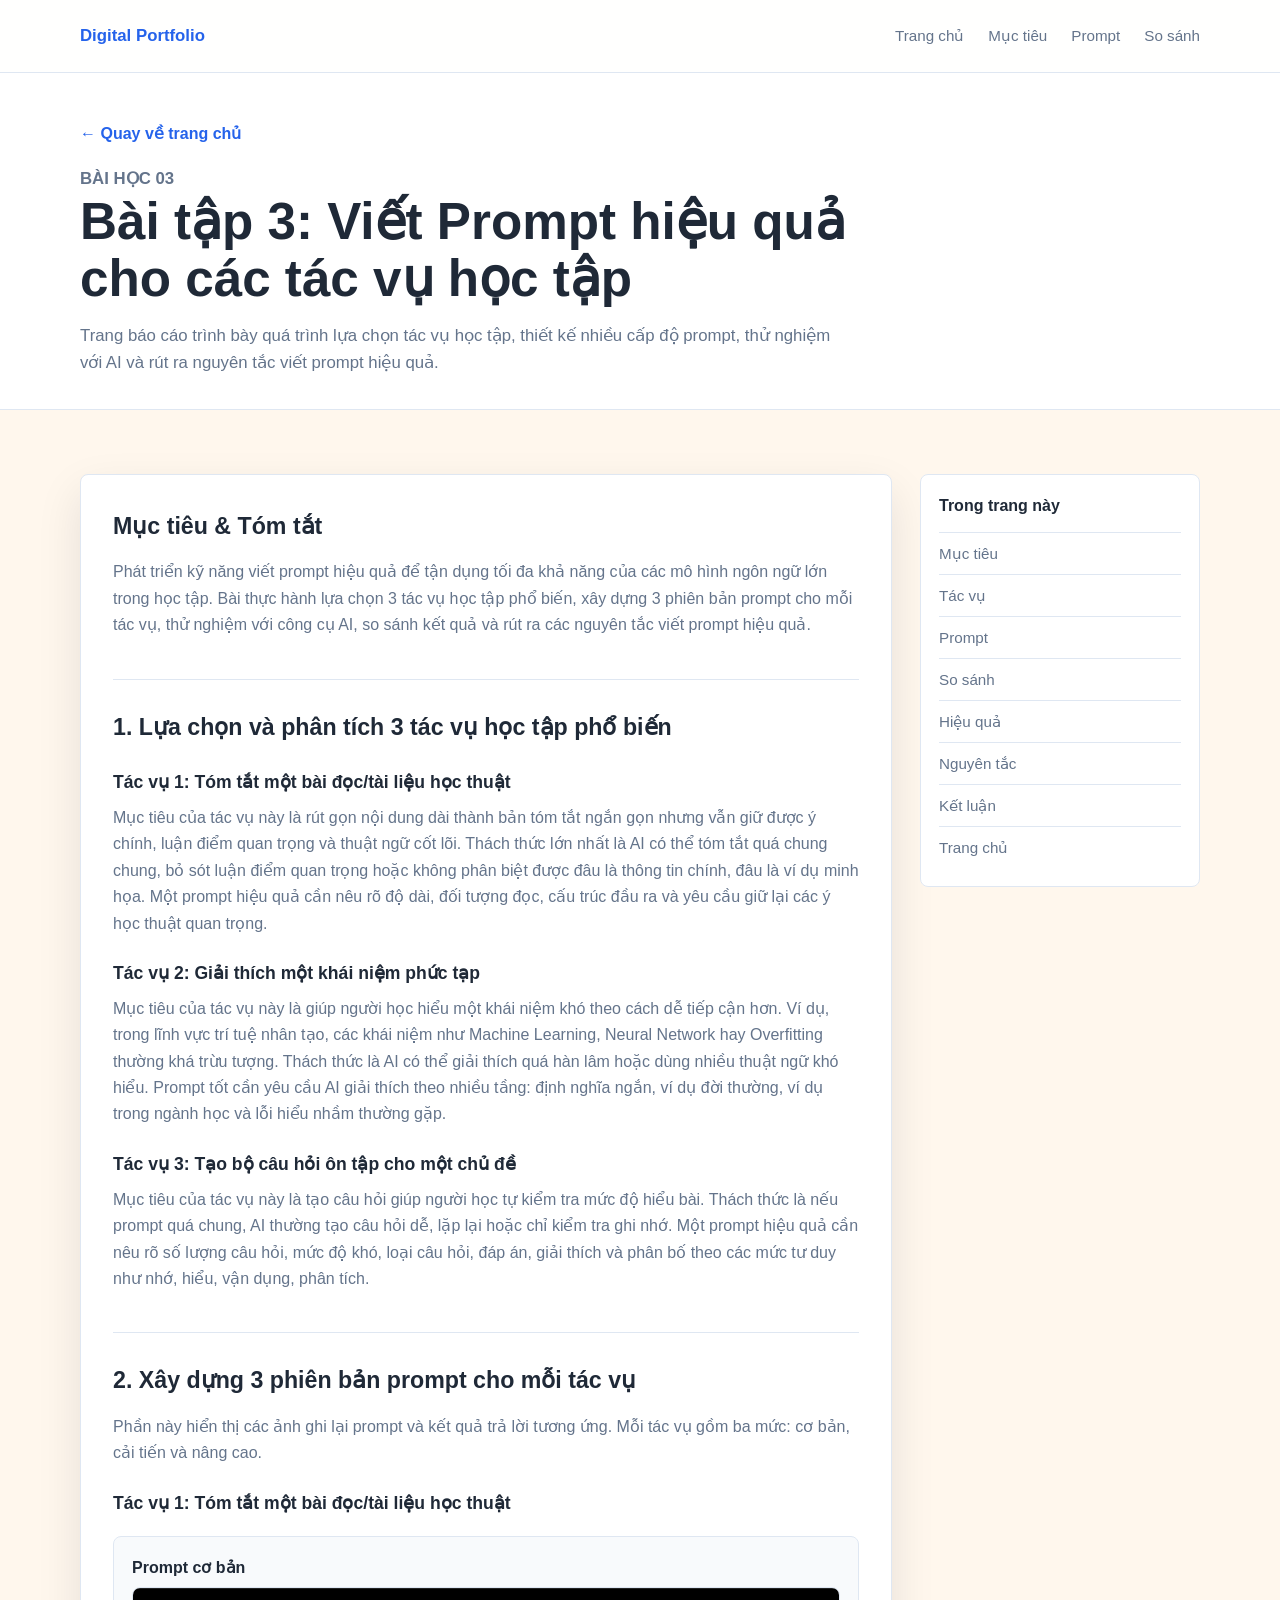
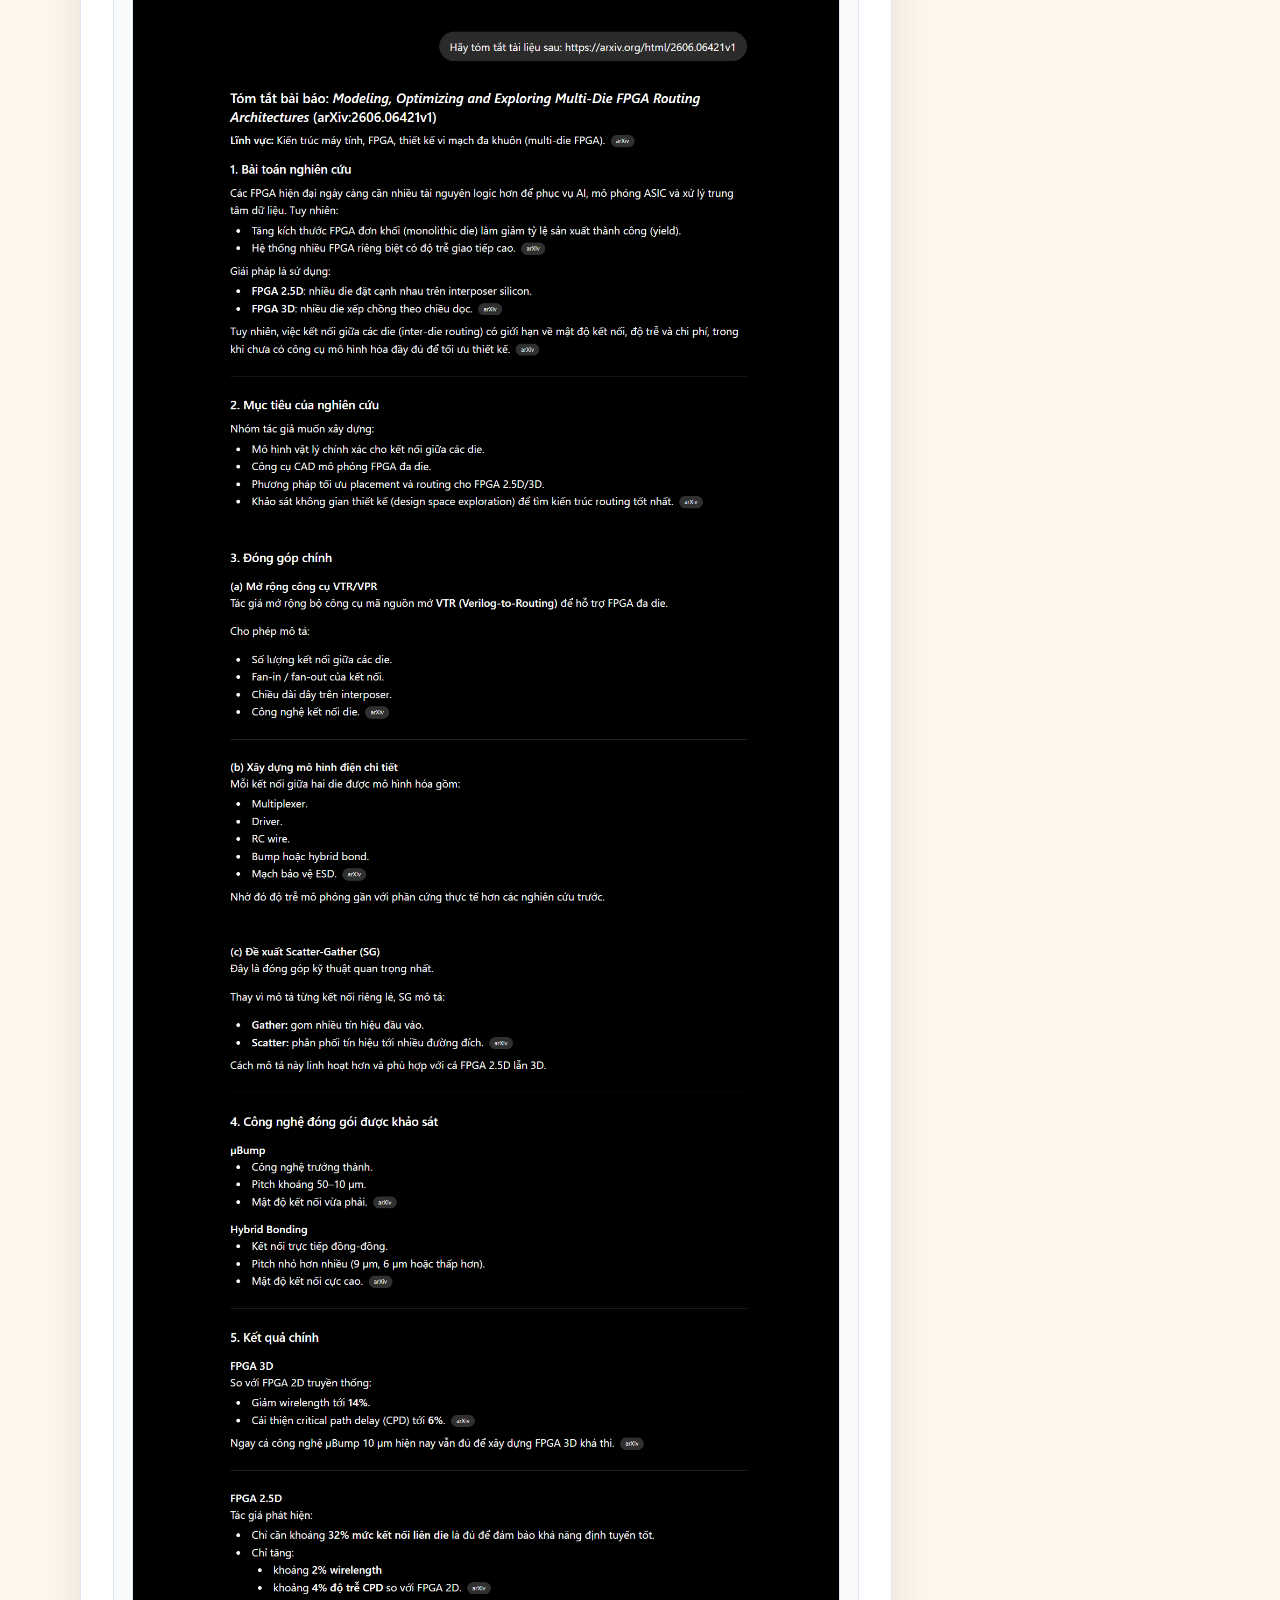
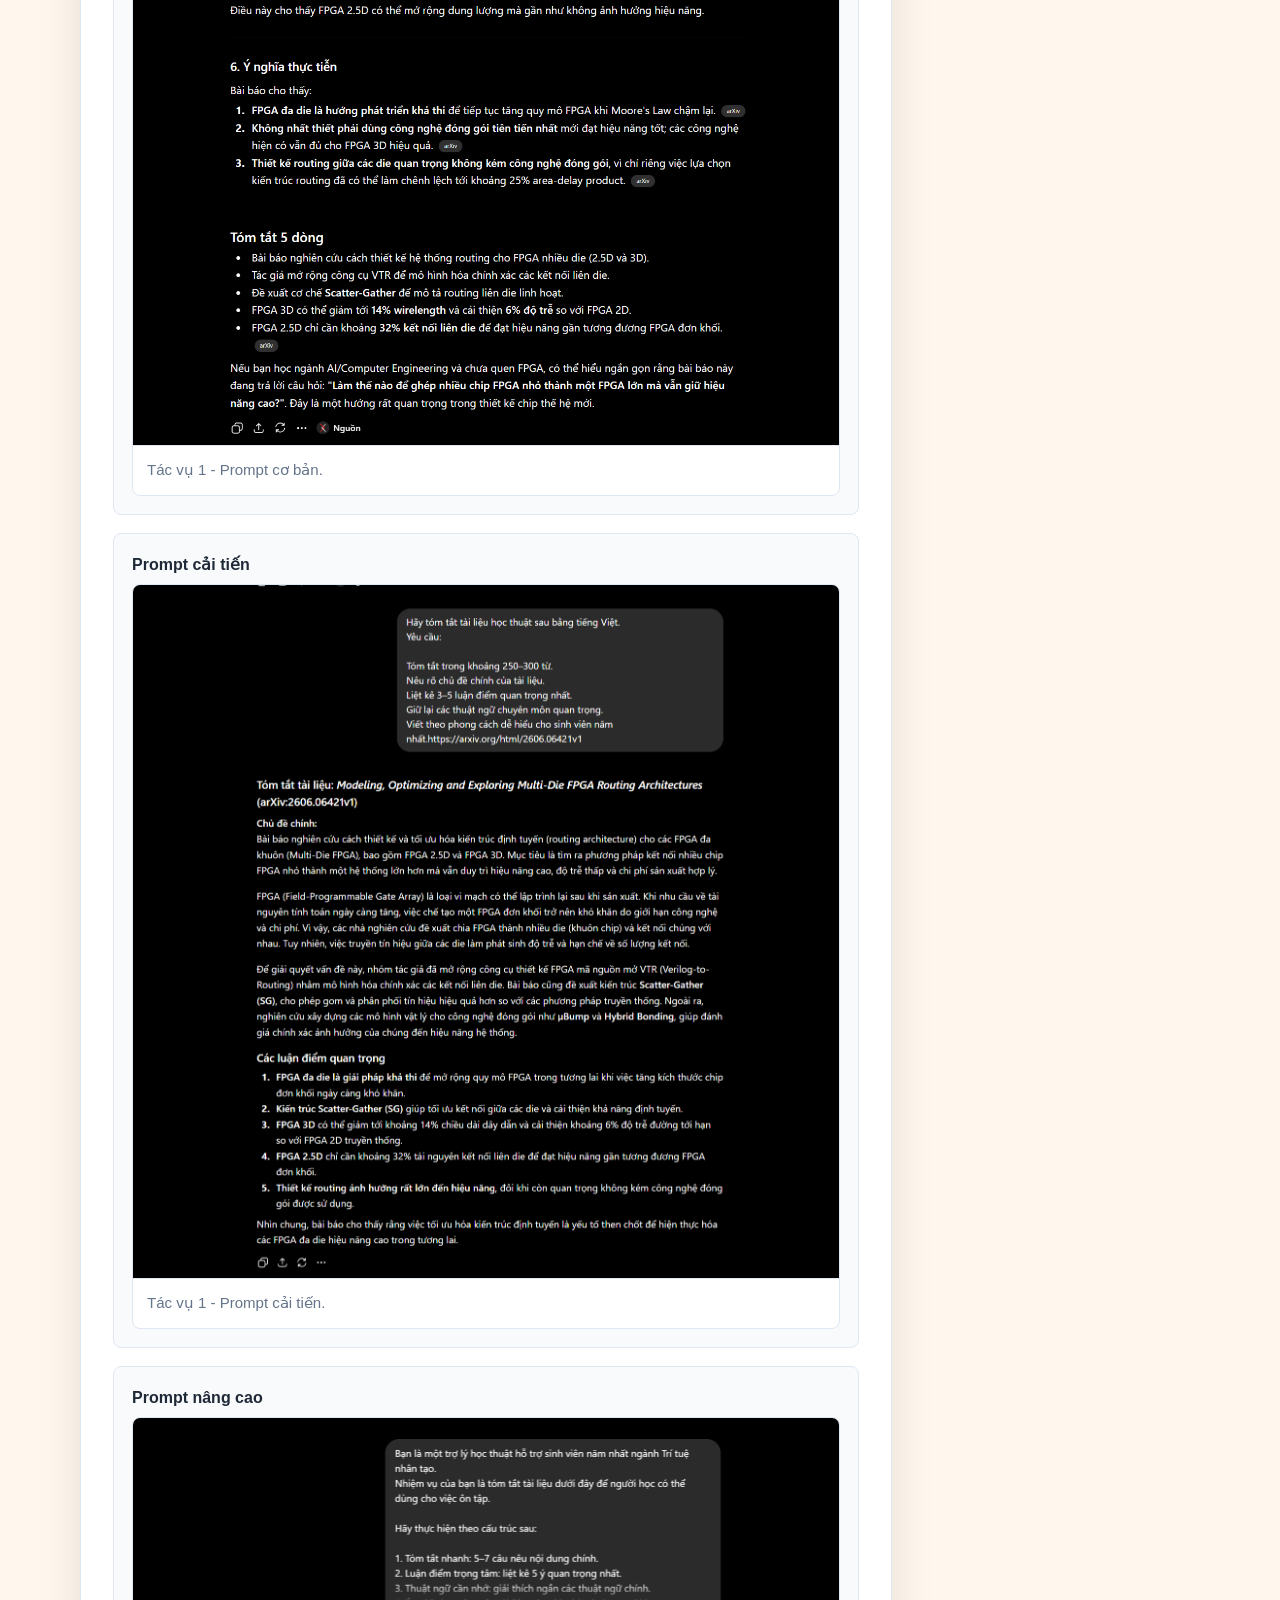
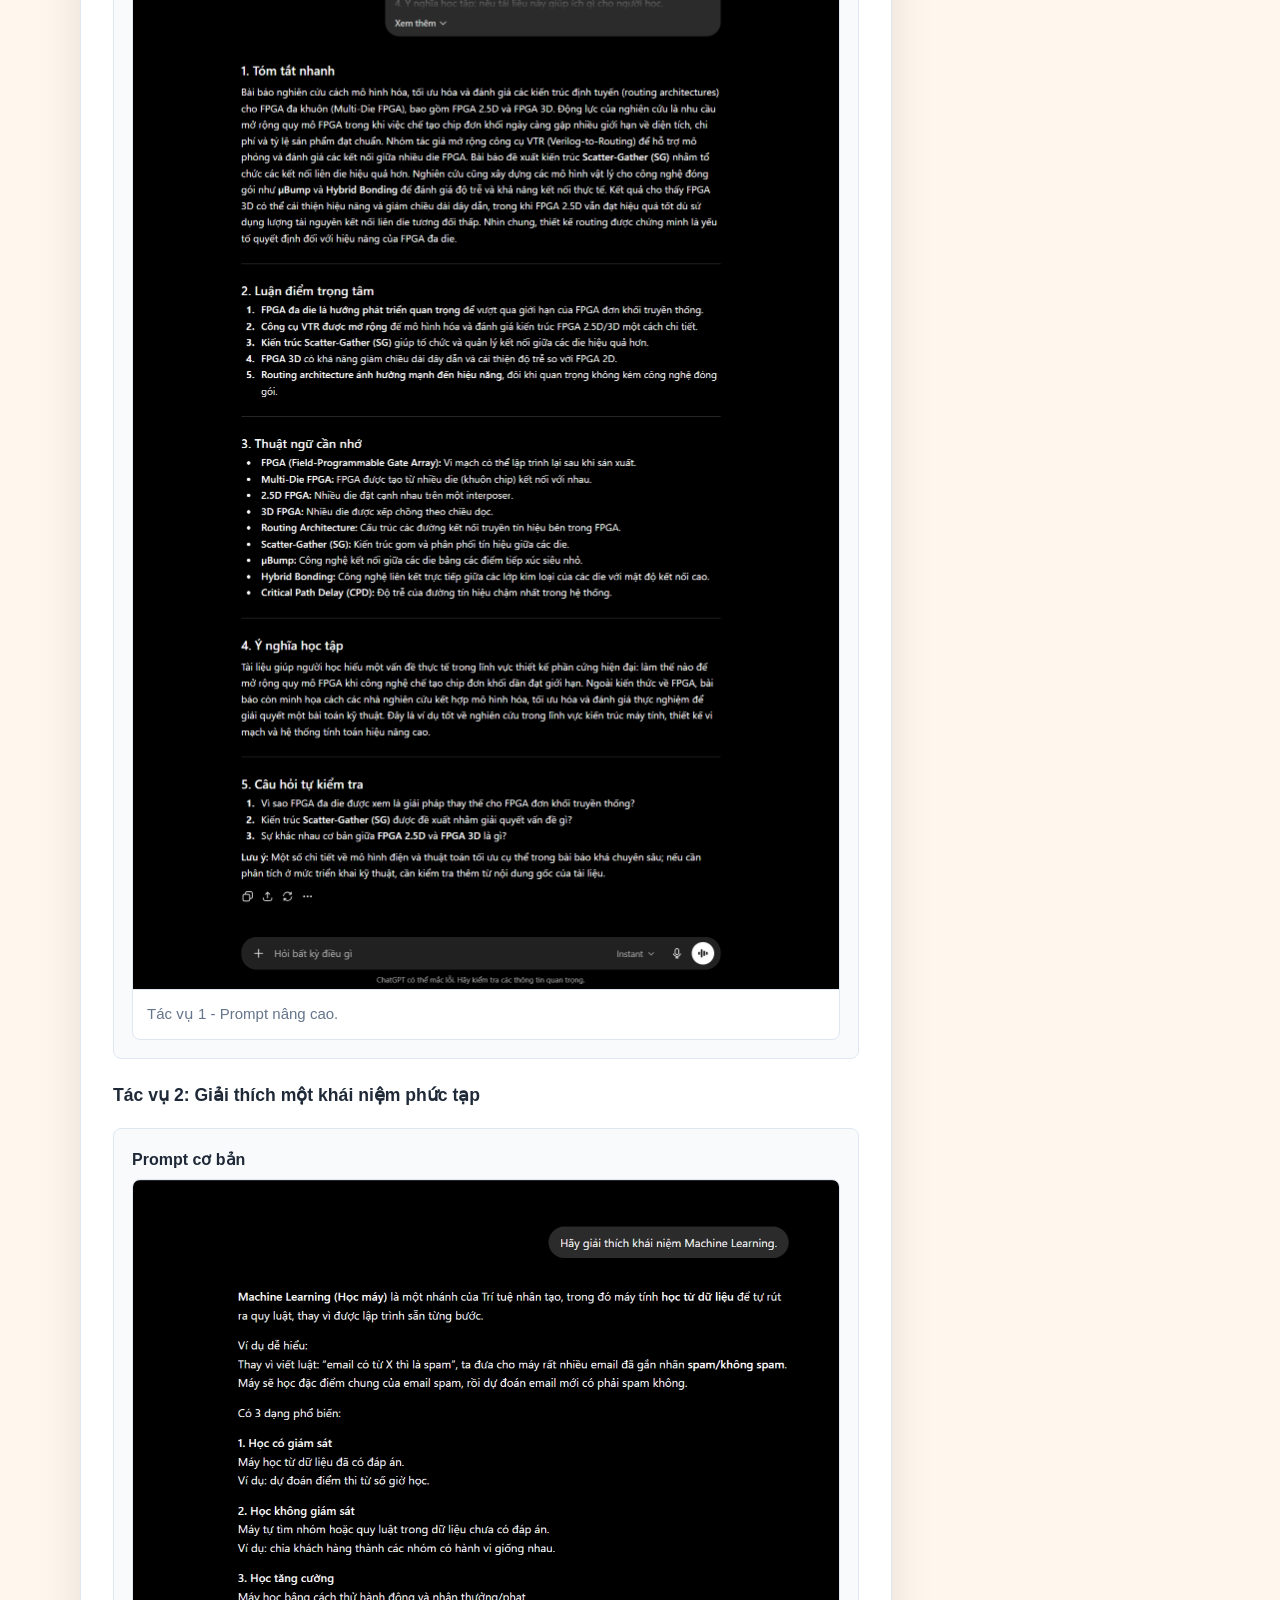
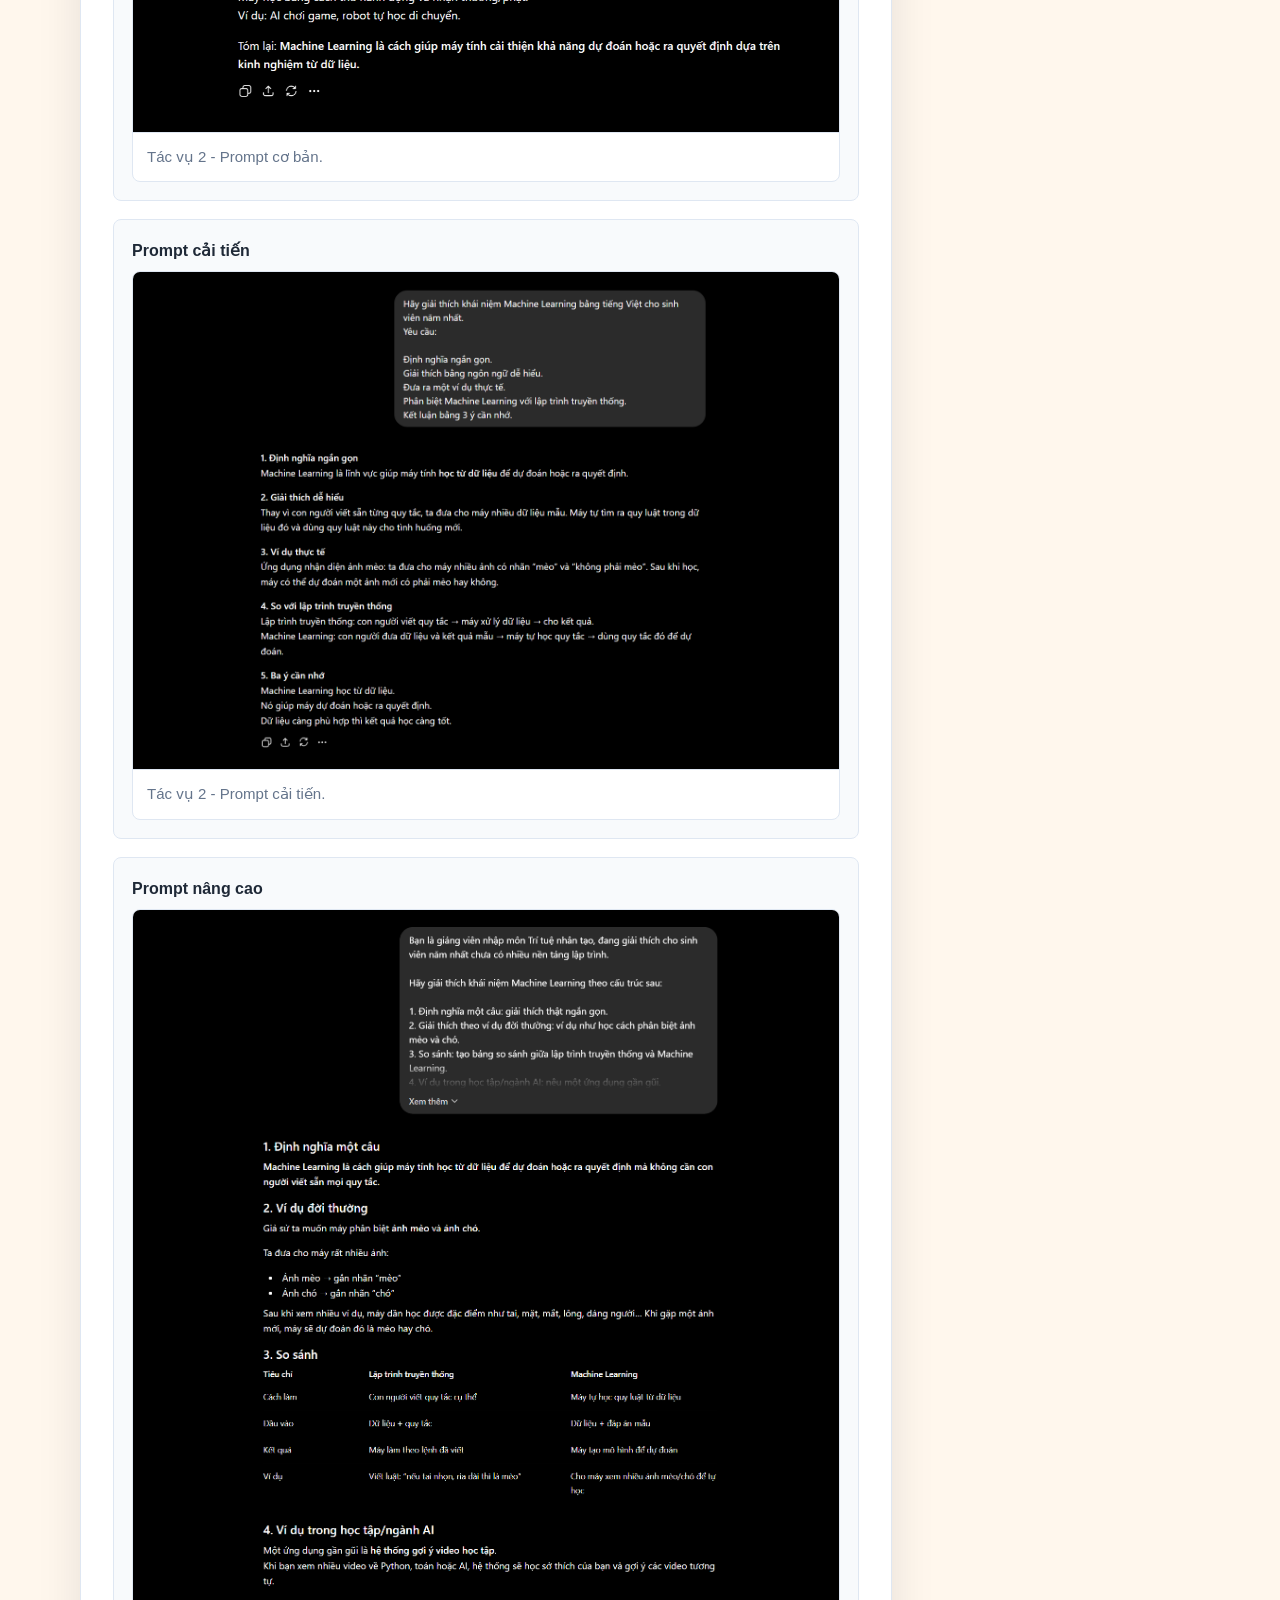
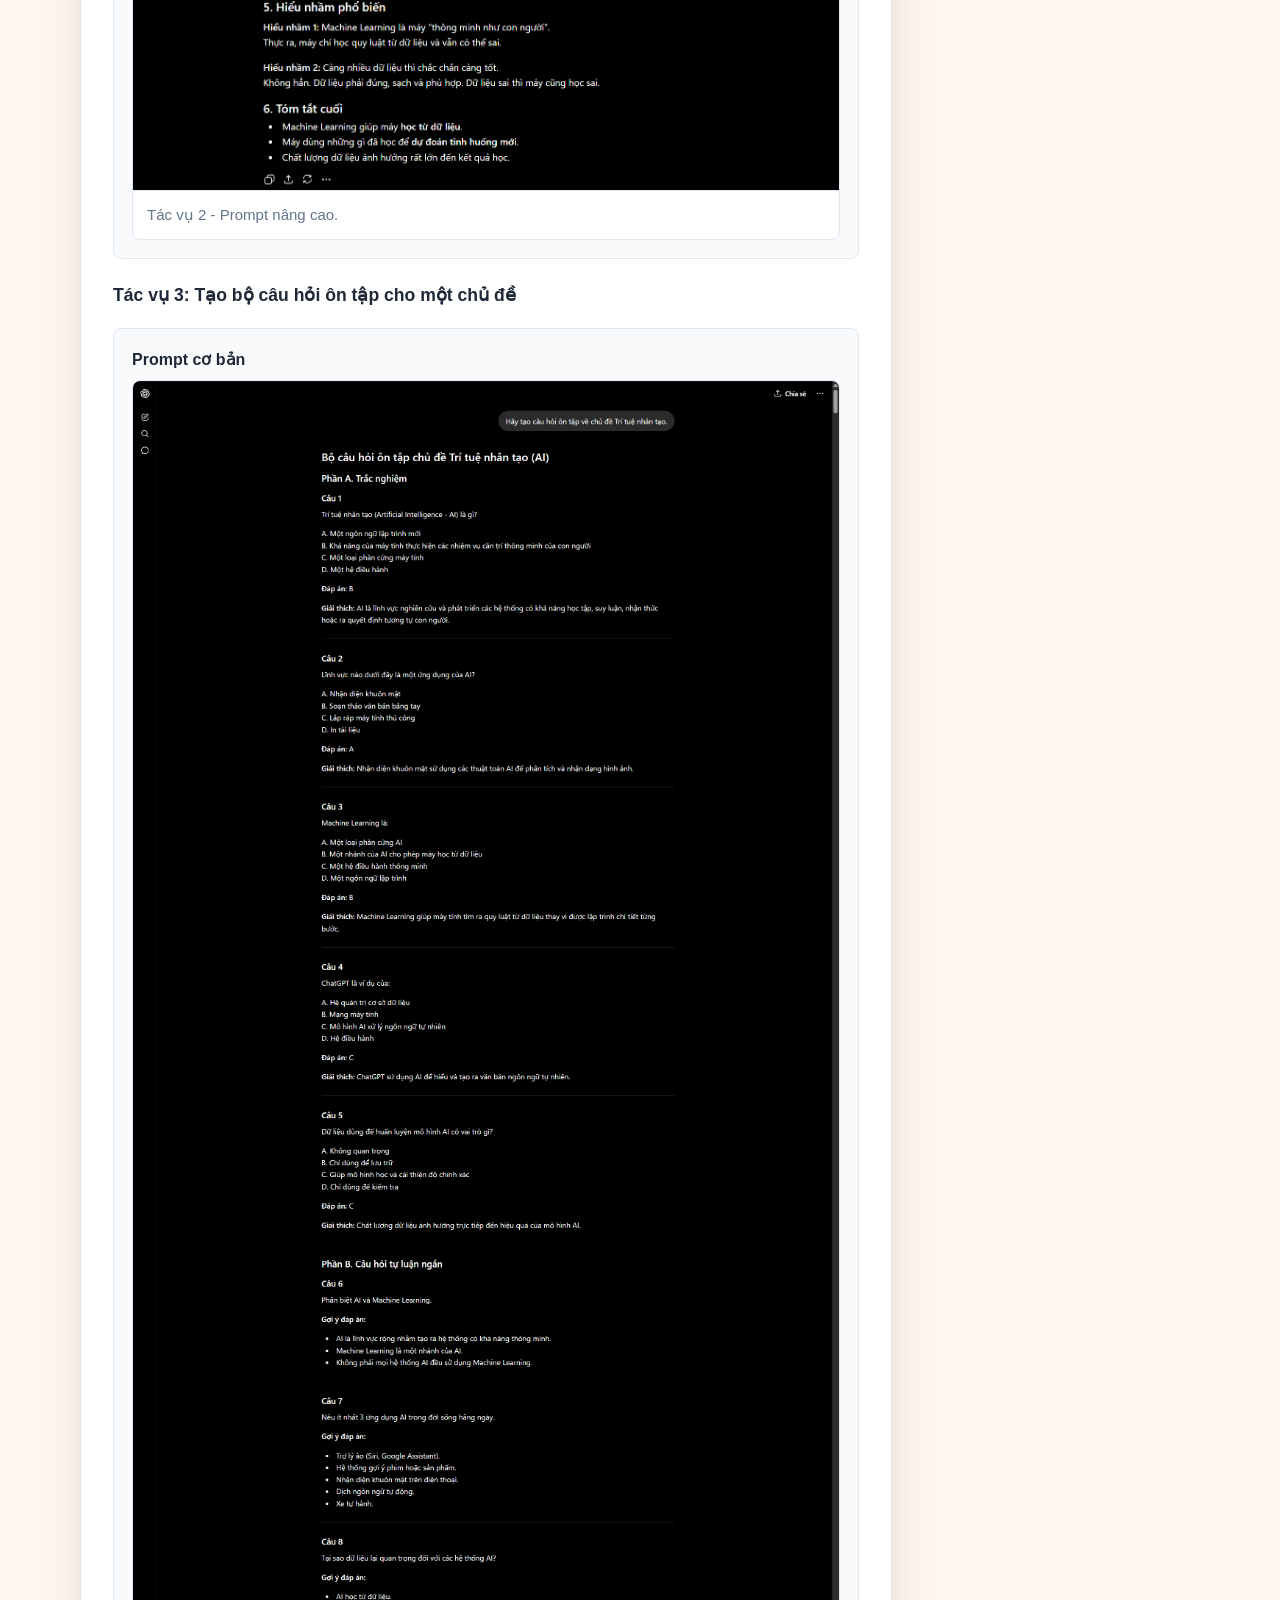
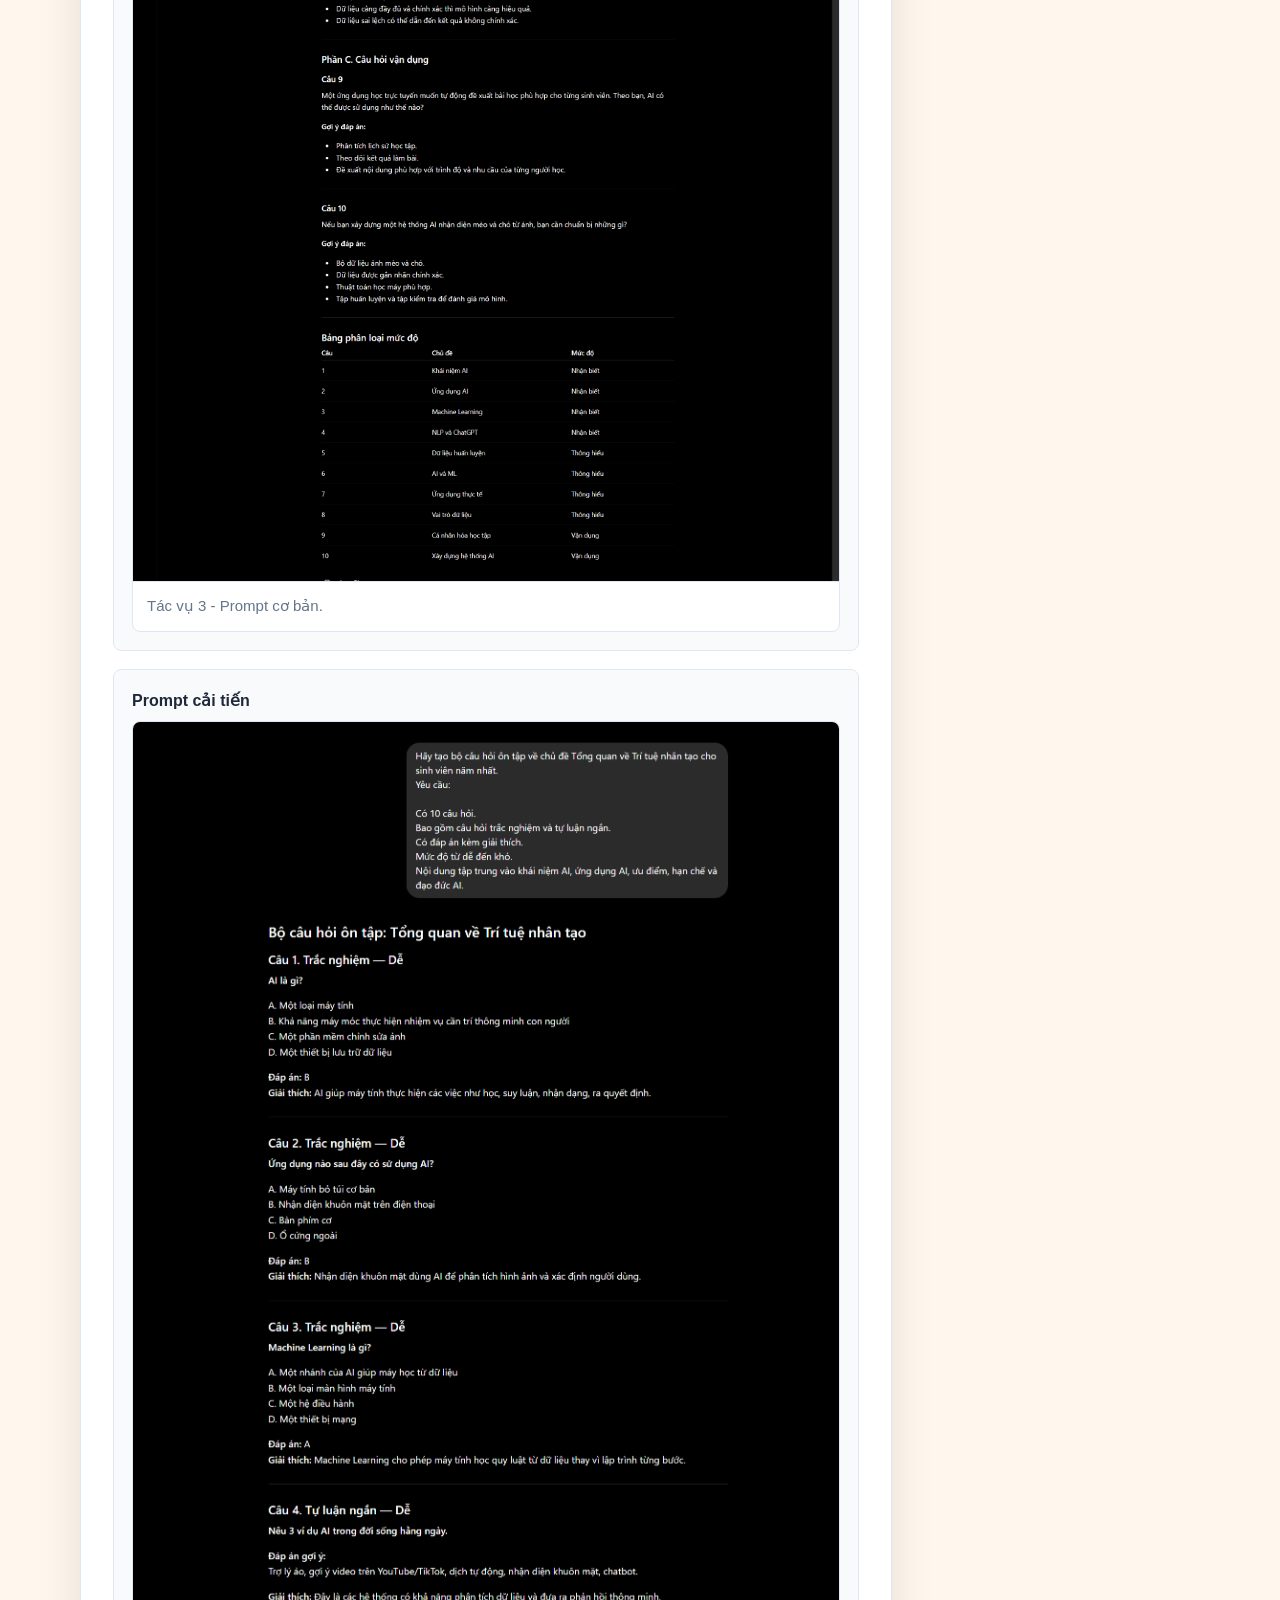
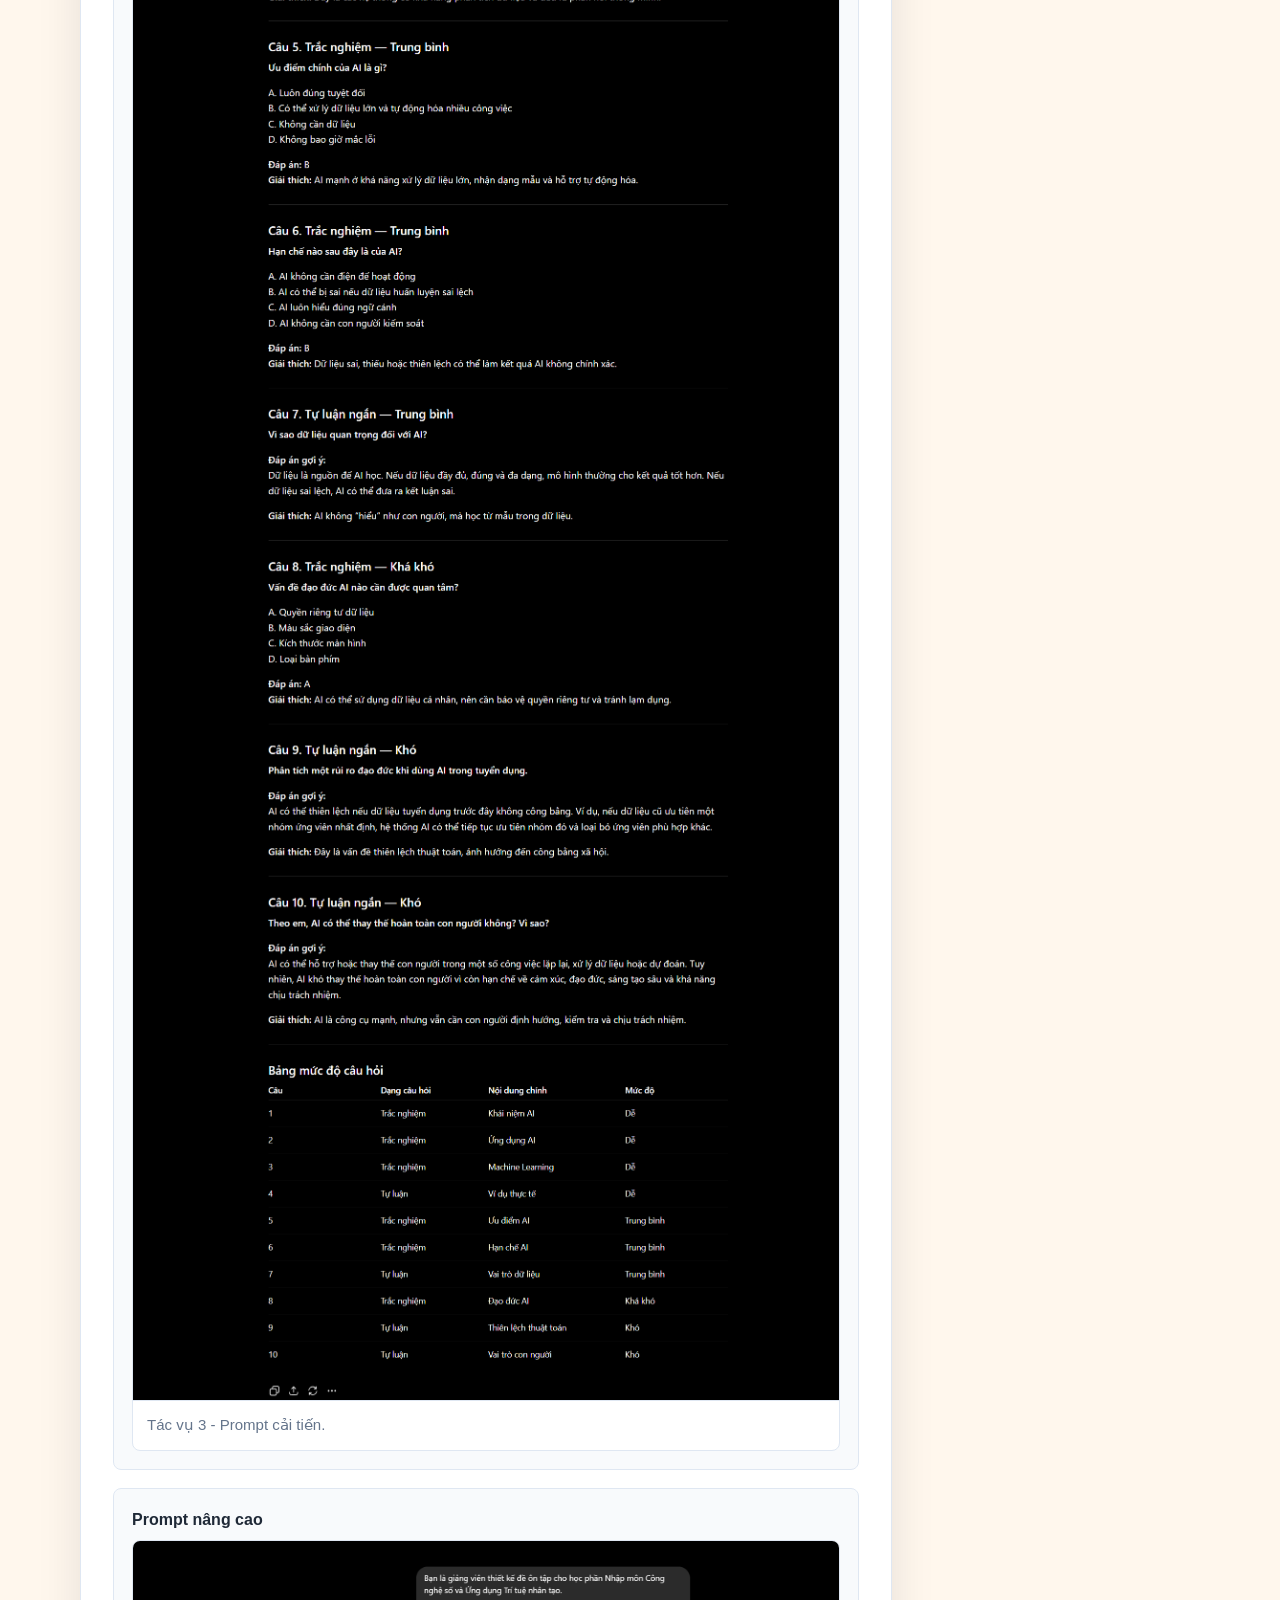
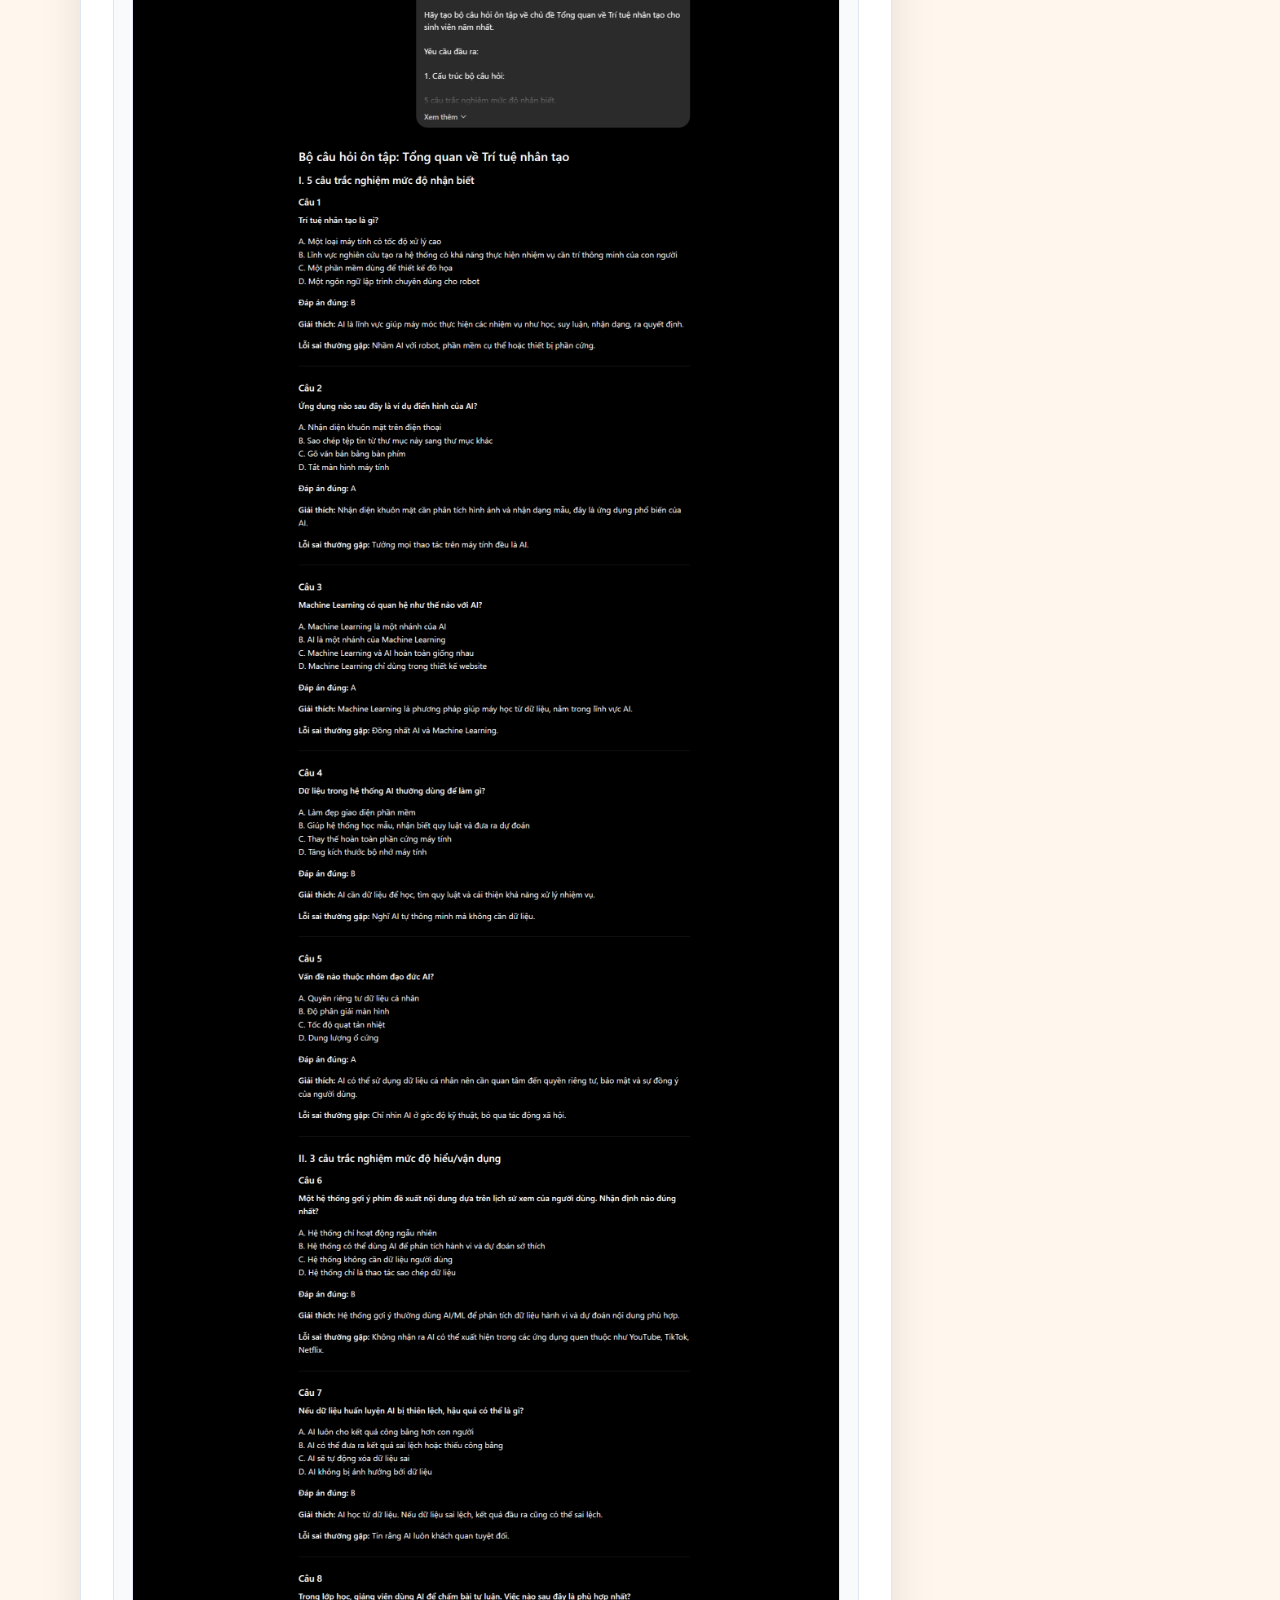
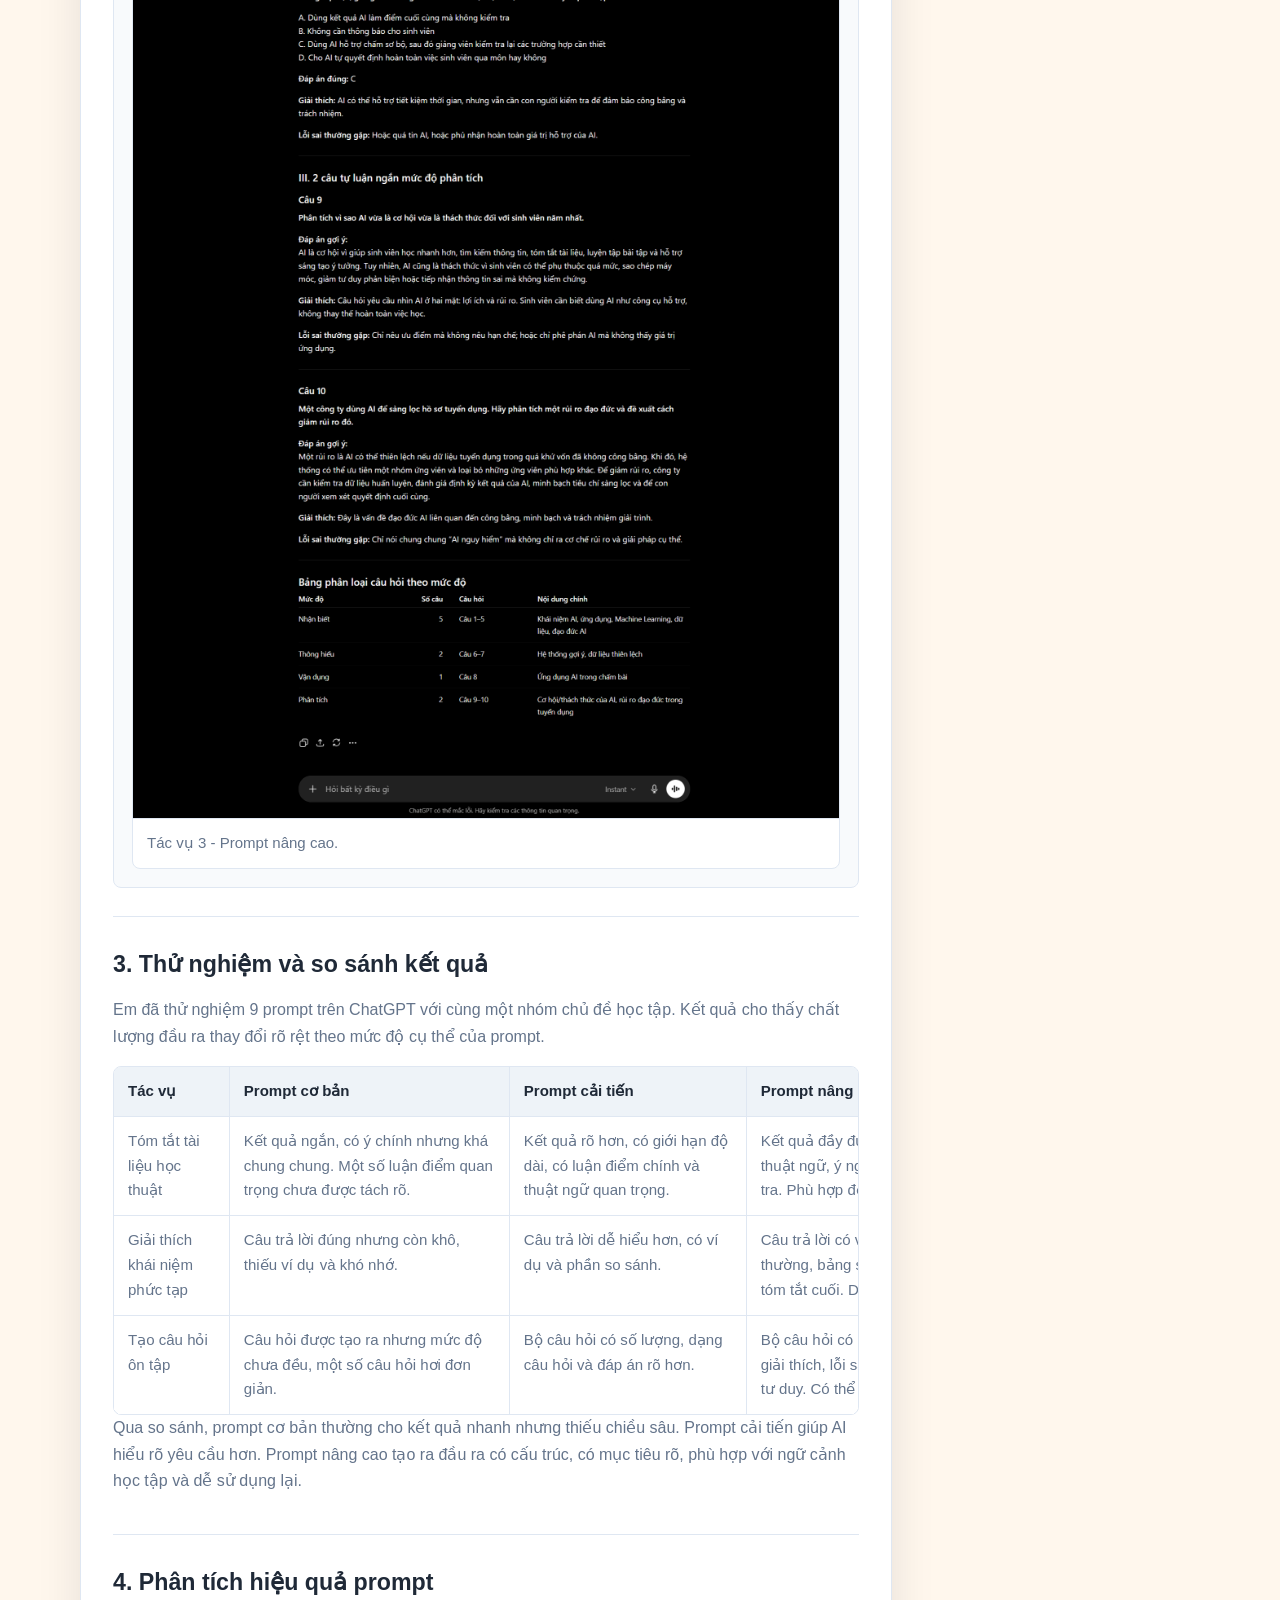
<file: pages/bai-3.html>
<!DOCTYPE html>
<html lang="vi">
<head>
  <meta charset="UTF-8">
  <meta name="viewport" content="width=device-width, initial-scale=1.0">
  <title>Bài 3 | Viết prompt hiệu quả</title>
  <link rel="stylesheet" href="../css/style.css">
  <style>
    .article-layout > .content-card {
      min-width: 0;
    }

    .prompt-task {
      display: grid;
      gap: 18px;
      margin-top: 18px;
    }

    .prompt-card {
      min-width: 0;
      padding: 18px;
      background: #f8fafc;
      border: 1px solid var(--line);
      border-radius: var(--radius);
    }

    .prompt-card h4 {
      margin-top: 0;
    }

    .prompt-card figure {
      margin: 0;
      overflow: hidden;
      background: var(--surface);
      border: 1px solid var(--line);
      border-radius: var(--radius);
    }

    .prompt-card img {
      width: 100%;
      max-width: 100%;
      height: auto;
      background: #e2e8f0;
    }

    .prompt-card figcaption {
      padding: 12px 14px;
      color: var(--muted);
      font-size: 0.94rem;
      border-top: 1px solid var(--line);
    }

    .comparison-table {
      min-width: 980px;
    }

    .principle-table {
      min-width: 760px;
    }
  </style>
</head>
<body>
  <header class="site-header">
    <nav class="navbar container" aria-label="Điều hướng chính">
      <a class="brand" href="../index.html">Digital Portfolio</a>
      <button class="nav-toggle" type="button" aria-label="Mở menu" aria-expanded="false" aria-controls="main-menu">
        <span></span><span></span><span></span>
      </button>
      <div class="nav-links" id="main-menu">
        <a href="../index.html">Trang chủ</a>
        <a href="#muc-tieu">Mục tiêu</a>
        <a href="#prompts">Prompt</a>
        <a href="#so-sanh">So sánh</a>
      </div>
    </nav>
  </header>

  <main>
    <section class="page-hero">
      <div class="container">
        <a class="breadcrumb" href="../index.html">← Quay về trang chủ</a>
        <p class="eyebrow">Bài học 03</p>
        <h1>Bài tập 3: Viết Prompt hiệu quả cho các tác vụ học tập</h1>
        <p>Trang báo cáo trình bày quá trình lựa chọn tác vụ học tập, thiết kế nhiều cấp độ prompt, thử nghiệm với AI và rút ra nguyên tắc viết prompt hiệu quả.</p>
      </div>
    </section>

    <section class="section">
      <div class="container article-layout">
        <article class="content-card">
          <section class="content-section" id="muc-tieu">
            <h2>Mục tiêu &amp; Tóm tắt</h2>
            <p>Phát triển kỹ năng viết prompt hiệu quả để tận dụng tối đa khả năng của các mô hình ngôn ngữ lớn trong học tập. Bài thực hành lựa chọn 3 tác vụ học tập phổ biến, xây dựng 3 phiên bản prompt cho mỗi tác vụ, thử nghiệm với công cụ AI, so sánh kết quả và rút ra các nguyên tắc viết prompt hiệu quả.</p>
          </section>

          <section class="content-section" id="phan-tich-tac-vu">
            <h2>1. Lựa chọn và phân tích 3 tác vụ học tập phổ biến</h2>

            <h3>Tác vụ 1: Tóm tắt một bài đọc/tài liệu học thuật</h3>
            <p>Mục tiêu của tác vụ này là rút gọn nội dung dài thành bản tóm tắt ngắn gọn nhưng vẫn giữ được ý chính, luận điểm quan trọng và thuật ngữ cốt lõi. Thách thức lớn nhất là AI có thể tóm tắt quá chung chung, bỏ sót luận điểm quan trọng hoặc không phân biệt được đâu là thông tin chính, đâu là ví dụ minh họa. Một prompt hiệu quả cần nêu rõ độ dài, đối tượng đọc, cấu trúc đầu ra và yêu cầu giữ lại các ý học thuật quan trọng.</p>

            <h3>Tác vụ 2: Giải thích một khái niệm phức tạp</h3>
            <p>Mục tiêu của tác vụ này là giúp người học hiểu một khái niệm khó theo cách dễ tiếp cận hơn. Ví dụ, trong lĩnh vực trí tuệ nhân tạo, các khái niệm như Machine Learning, Neural Network hay Overfitting thường khá trừu tượng. Thách thức là AI có thể giải thích quá hàn lâm hoặc dùng nhiều thuật ngữ khó hiểu. Prompt tốt cần yêu cầu AI giải thích theo nhiều tầng: định nghĩa ngắn, ví dụ đời thường, ví dụ trong ngành học và lỗi hiểu nhầm thường gặp.</p>

            <h3>Tác vụ 3: Tạo bộ câu hỏi ôn tập cho một chủ đề</h3>
            <p>Mục tiêu của tác vụ này là tạo câu hỏi giúp người học tự kiểm tra mức độ hiểu bài. Thách thức là nếu prompt quá chung, AI thường tạo câu hỏi dễ, lặp lại hoặc chỉ kiểm tra ghi nhớ. Một prompt hiệu quả cần nêu rõ số lượng câu hỏi, mức độ khó, loại câu hỏi, đáp án, giải thích và phân bố theo các mức tư duy như nhớ, hiểu, vận dụng, phân tích.</p>
          </section>

          <section class="content-section" id="prompts">
            <h2>2. Xây dựng 3 phiên bản prompt cho mỗi tác vụ</h2>
            <p>Phần này hiển thị các ảnh ghi lại prompt và kết quả trả lời tương ứng. Mỗi tác vụ gồm ba mức: cơ bản, cải tiến và nâng cao.</p>

            <h3>Tác vụ 1: Tóm tắt một bài đọc/tài liệu học thuật</h3>
            <div class="prompt-task">
              <div class="prompt-card">
                <h4>Prompt cơ bản</h4>
                <figure>
                  <img src="../assets/bai-3/1.Prompt cơ bản.png" alt="Tác vụ 1 - Prompt cơ bản">
                  <figcaption>Tác vụ 1 - Prompt cơ bản.</figcaption>
                </figure>
              </div>
              <div class="prompt-card">
                <h4>Prompt cải tiến</h4>
                <figure>
                  <img src="../assets/bai-3/1.Prompt cải tiến.png" alt="Tác vụ 1 - Prompt cải tiến">
                  <figcaption>Tác vụ 1 - Prompt cải tiến.</figcaption>
                </figure>
              </div>
              <div class="prompt-card">
                <h4>Prompt nâng cao</h4>
                <figure>
                  <img src="../assets/bai-3/1. Prompt nâng cao.png" alt="Tác vụ 1 - Prompt nâng cao">
                  <figcaption>Tác vụ 1 - Prompt nâng cao.</figcaption>
                </figure>
              </div>
            </div>

            <h3>Tác vụ 2: Giải thích một khái niệm phức tạp</h3>
            <div class="prompt-task">
              <div class="prompt-card">
                <h4>Prompt cơ bản</h4>
                <figure>
                  <img src="../assets/bai-3/2.Prompt cơ bản.png" alt="Tác vụ 2 - Prompt cơ bản">
                  <figcaption>Tác vụ 2 - Prompt cơ bản.</figcaption>
                </figure>
              </div>
              <div class="prompt-card">
                <h4>Prompt cải tiến</h4>
                <figure>
                  <img src="../assets/bai-3/2.Prompt cải tiến.png" alt="Tác vụ 2 - Prompt cải tiến">
                  <figcaption>Tác vụ 2 - Prompt cải tiến.</figcaption>
                </figure>
              </div>
              <div class="prompt-card">
                <h4>Prompt nâng cao</h4>
                <figure>
                  <img src="../assets/bai-3/2.Prompt nâng cao.png" alt="Tác vụ 2 - Prompt nâng cao">
                  <figcaption>Tác vụ 2 - Prompt nâng cao.</figcaption>
                </figure>
              </div>
            </div>

            <h3>Tác vụ 3: Tạo bộ câu hỏi ôn tập cho một chủ đề</h3>
            <div class="prompt-task">
              <div class="prompt-card">
                <h4>Prompt cơ bản</h4>
                <figure>
                  <img src="../assets/bai-3/3.Prompt cơ bản.png" alt="Tác vụ 3 - Prompt cơ bản">
                  <figcaption>Tác vụ 3 - Prompt cơ bản.</figcaption>
                </figure>
              </div>
              <div class="prompt-card">
                <h4>Prompt cải tiến</h4>
                <figure>
                  <img src="../assets/bai-3/3.Prompt cải tiến.png" alt="Tác vụ 3 - Prompt cải tiến">
                  <figcaption>Tác vụ 3 - Prompt cải tiến.</figcaption>
                </figure>
              </div>
              <div class="prompt-card">
                <h4>Prompt nâng cao</h4>
                <figure>
                  <img src="../assets/bai-3/3. Prompt nâng cao.png" alt="Tác vụ 3 - Prompt nâng cao">
                  <figcaption>Tác vụ 3 - Prompt nâng cao.</figcaption>
                </figure>
              </div>
            </div>
          </section>

          <section class="content-section" id="so-sanh">
            <h2>3. Thử nghiệm và so sánh kết quả</h2>
            <p>Em đã thử nghiệm 9 prompt trên ChatGPT với cùng một nhóm chủ đề học tập. Kết quả cho thấy chất lượng đầu ra thay đổi rõ rệt theo mức độ cụ thể của prompt.</p>

            <div class="table-wrap">
              <table class="source-table comparison-table">
                <thead>
                  <tr>
                    <th>Tác vụ</th>
                    <th>Prompt cơ bản</th>
                    <th>Prompt cải tiến</th>
                    <th>Prompt nâng cao</th>
                  </tr>
                </thead>
                <tbody>
                  <tr>
                    <td>Tóm tắt tài liệu học thuật</td>
                    <td>Kết quả ngắn, có ý chính nhưng khá chung chung. Một số luận điểm quan trọng chưa được tách rõ.</td>
                    <td>Kết quả rõ hơn, có giới hạn độ dài, có luận điểm chính và thuật ngữ quan trọng.</td>
                    <td>Kết quả đầy đủ nhất, có tóm tắt, luận điểm, thuật ngữ, ý nghĩa học tập và câu hỏi tự kiểm tra. Phù hợp để đưa vào vở ôn tập.</td>
                  </tr>
                  <tr>
                    <td>Giải thích khái niệm phức tạp</td>
                    <td>Câu trả lời đúng nhưng còn khô, thiếu ví dụ và khó nhớ.</td>
                    <td>Câu trả lời dễ hiểu hơn, có ví dụ và phần so sánh.</td>
                    <td>Câu trả lời có vai trò giảng viên, có ví dụ đời thường, bảng so sánh, hiểu nhầm phổ biến và tóm tắt cuối. Dễ học hơn rõ rệt.</td>
                  </tr>
                  <tr>
                    <td>Tạo câu hỏi ôn tập</td>
                    <td>Câu hỏi được tạo ra nhưng mức độ chưa đều, một số câu hỏi hơi đơn giản.</td>
                    <td>Bộ câu hỏi có số lượng, dạng câu hỏi và đáp án rõ hơn.</td>
                    <td>Bộ câu hỏi có phân tầng mức độ, có đáp án, giải thích, lỗi sai thường gặp và bảng phân loại tư duy. Có thể dùng trực tiếp để ôn thi.</td>
                  </tr>
                </tbody>
              </table>
            </div>

            <p>Qua so sánh, prompt cơ bản thường cho kết quả nhanh nhưng thiếu chiều sâu. Prompt cải tiến giúp AI hiểu rõ yêu cầu hơn. Prompt nâng cao tạo ra đầu ra có cấu trúc, có mục tiêu rõ, phù hợp với ngữ cảnh học tập và dễ sử dụng lại.</p>
          </section>

          <section class="content-section" id="hieu-qua">
            <h2>4. Phân tích hiệu quả prompt</h2>
            <p>Các prompt nâng cao hiệu quả hơn không chỉ vì dài hơn, mà vì chúng cung cấp đầy đủ vai trò, bối cảnh, mục tiêu, cấu trúc đầu ra và tiêu chí đánh giá.</p>
            <p>Đối với tác vụ tóm tắt tài liệu, prompt cơ bản chỉ yêu cầu “tóm tắt”, nên AI không biết cần tóm tắt theo hướng học thuật, ôn tập hay trình bày báo cáo. Khi prompt nâng cao yêu cầu chia thành tóm tắt nhanh, luận điểm trọng tâm, thuật ngữ và câu hỏi tự kiểm tra, kết quả trở nên có tính học tập cao hơn. Người đọc không chỉ biết tài liệu nói gì mà còn biết nên ghi nhớ phần nào.</p>
            <p>Đối với tác vụ giải thích khái niệm phức tạp, prompt nâng cao sử dụng kỹ thuật role prompting bằng cách yêu cầu AI đóng vai giảng viên. Điều này làm câu trả lời có phong cách sư phạm hơn, biết giải thích từ dễ đến khó. Ngoài ra, yêu cầu dùng ví dụ đời thường và bảng so sánh giúp biến khái niệm trừu tượng thành nội dung dễ hiểu.</p>
            <p>Đối với tác vụ tạo câu hỏi ôn tập, prompt nâng cao hiệu quả vì có tiêu chí phân tầng rõ ràng. Thay vì chỉ tạo câu hỏi bất kỳ, AI phải tạo câu hỏi theo mức độ nhận biết, thông hiểu, vận dụng và phân tích. Việc yêu cầu thêm đáp án, giải thích và lỗi sai thường gặp cũng giúp bộ câu hỏi có giá trị ôn tập cao hơn.</p>
            <p>Từ kết quả thử nghiệm, có thể thấy cấu trúc prompt ảnh hưởng trực tiếp đến chất lượng đầu ra. Prompt càng nêu rõ mục tiêu, người học, định dạng và tiêu chí, AI càng tạo ra câu trả lời đúng nhu cầu hơn. Nói cách khác, AI hoạt động hiệu quả hơn khi người dùng biết mô tả nhiệm vụ một cách rõ ràng và có định hướng.</p>
          </section>

          <section class="content-section" id="nguyen-tac">
            <h2>5. Tổng hợp nguyên tắc và mẹo viết prompt hiệu quả</h2>
            <div class="table-wrap">
              <table class="source-table principle-table">
                <thead>
                  <tr>
                    <th>Nguyên tắc</th>
                    <th>Ý nghĩa</th>
                    <th>Ví dụ áp dụng</th>
                  </tr>
                </thead>
                <tbody>
                  <tr>
                    <td>Xác định rõ vai trò của AI</td>
                    <td>Giúp AI chọn phong cách trả lời phù hợp</td>
                    <td>“Bạn là giảng viên nhập môn AI...”</td>
                  </tr>
                  <tr>
                    <td>Nêu rõ đối tượng người học</td>
                    <td>Giúp điều chỉnh độ khó và cách diễn đạt</td>
                    <td>“Giải thích cho sinh viên năm nhất...”</td>
                  </tr>
                  <tr>
                    <td>Cung cấp bối cảnh</td>
                    <td>Giúp AI hiểu mục đích sử dụng kết quả</td>
                    <td>“Dùng để ôn tập cuối kỳ...”</td>
                  </tr>
                  <tr>
                    <td>Quy định cấu trúc đầu ra</td>
                    <td>Làm câu trả lời rõ ràng, dễ dùng</td>
                    <td>“Chia thành: định nghĩa, ví dụ, bảng so sánh...”</td>
                  </tr>
                  <tr>
                    <td>Đặt tiêu chí chất lượng</td>
                    <td>Giúp hạn chế câu trả lời chung chung</td>
                    <td>“Không lặp ý, có đáp án và giải thích...”</td>
                  </tr>
                  <tr>
                    <td>Yêu cầu ví dụ minh họa</td>
                    <td>Giúp nội dung dễ hiểu và dễ nhớ hơn</td>
                    <td>“Đưa ví dụ đời thường...”</td>
                  </tr>
                  <tr>
                    <td>Yêu cầu kiểm tra hoặc cảnh báo lỗi</td>
                    <td>Giúp tăng độ tin cậy của câu trả lời</td>
                    <td>“Nếu thông tin chưa chắc chắn, hãy ghi cần kiểm tra thêm.”</td>
                  </tr>
                </tbody>
              </table>
            </div>
          </section>

          <section class="content-section" id="ket-luan">
            <h2>Kết luận chung</h2>
            <p>Qua bài thực hành này, em nhận thấy prompt không chỉ là một câu lệnh đơn giản mà là cách người học thiết kế nhiệm vụ cho AI. Prompt cơ bản phù hợp khi cần câu trả lời nhanh, nhưng prompt cải tiến và prompt nâng cao phù hợp hơn cho học tập nghiêm túc vì tạo ra kết quả có cấu trúc, có chiều sâu và dễ kiểm tra. Một prompt hiệu quả cần có đủ 5 yếu tố chính: vai trò, bối cảnh, nhiệm vụ, định dạng đầu ra và tiêu chí đánh giá. Khi biết viết prompt tốt, người học không phụ thuộc hoàn toàn vào AI mà có thể sử dụng AI như một công cụ hỗ trợ tư duy, ôn tập và tự học hiệu quả hơn.</p>
          </section>

          <nav class="pager" aria-label="Điều hướng bài học">
            <a href="bai-2.html">← Bài 2</a>
            <a href="bai-4.html">Bài 4 →</a>
          </nav>
        </article>

        <aside class="side-nav">
          <h2>Trong trang này</h2>
          <a href="#muc-tieu">Mục tiêu</a>
          <a href="#phan-tich-tac-vu">Tác vụ</a>
          <a href="#prompts">Prompt</a>
          <a href="#so-sanh">So sánh</a>
          <a href="#hieu-qua">Hiệu quả</a>
          <a href="#nguyen-tac">Nguyên tắc</a>
          <a href="#ket-luan">Kết luận</a>
          <a href="../index.html">Trang chủ</a>
        </aside>
      </div>
    </section>
  </main>

  <footer class="site-footer">
    <div class="container"><p>Bài 3 - Digital Portfolio</p></div>
  </footer>

  <script src="../js/main.js"></script>
</body>
</html>
</file>
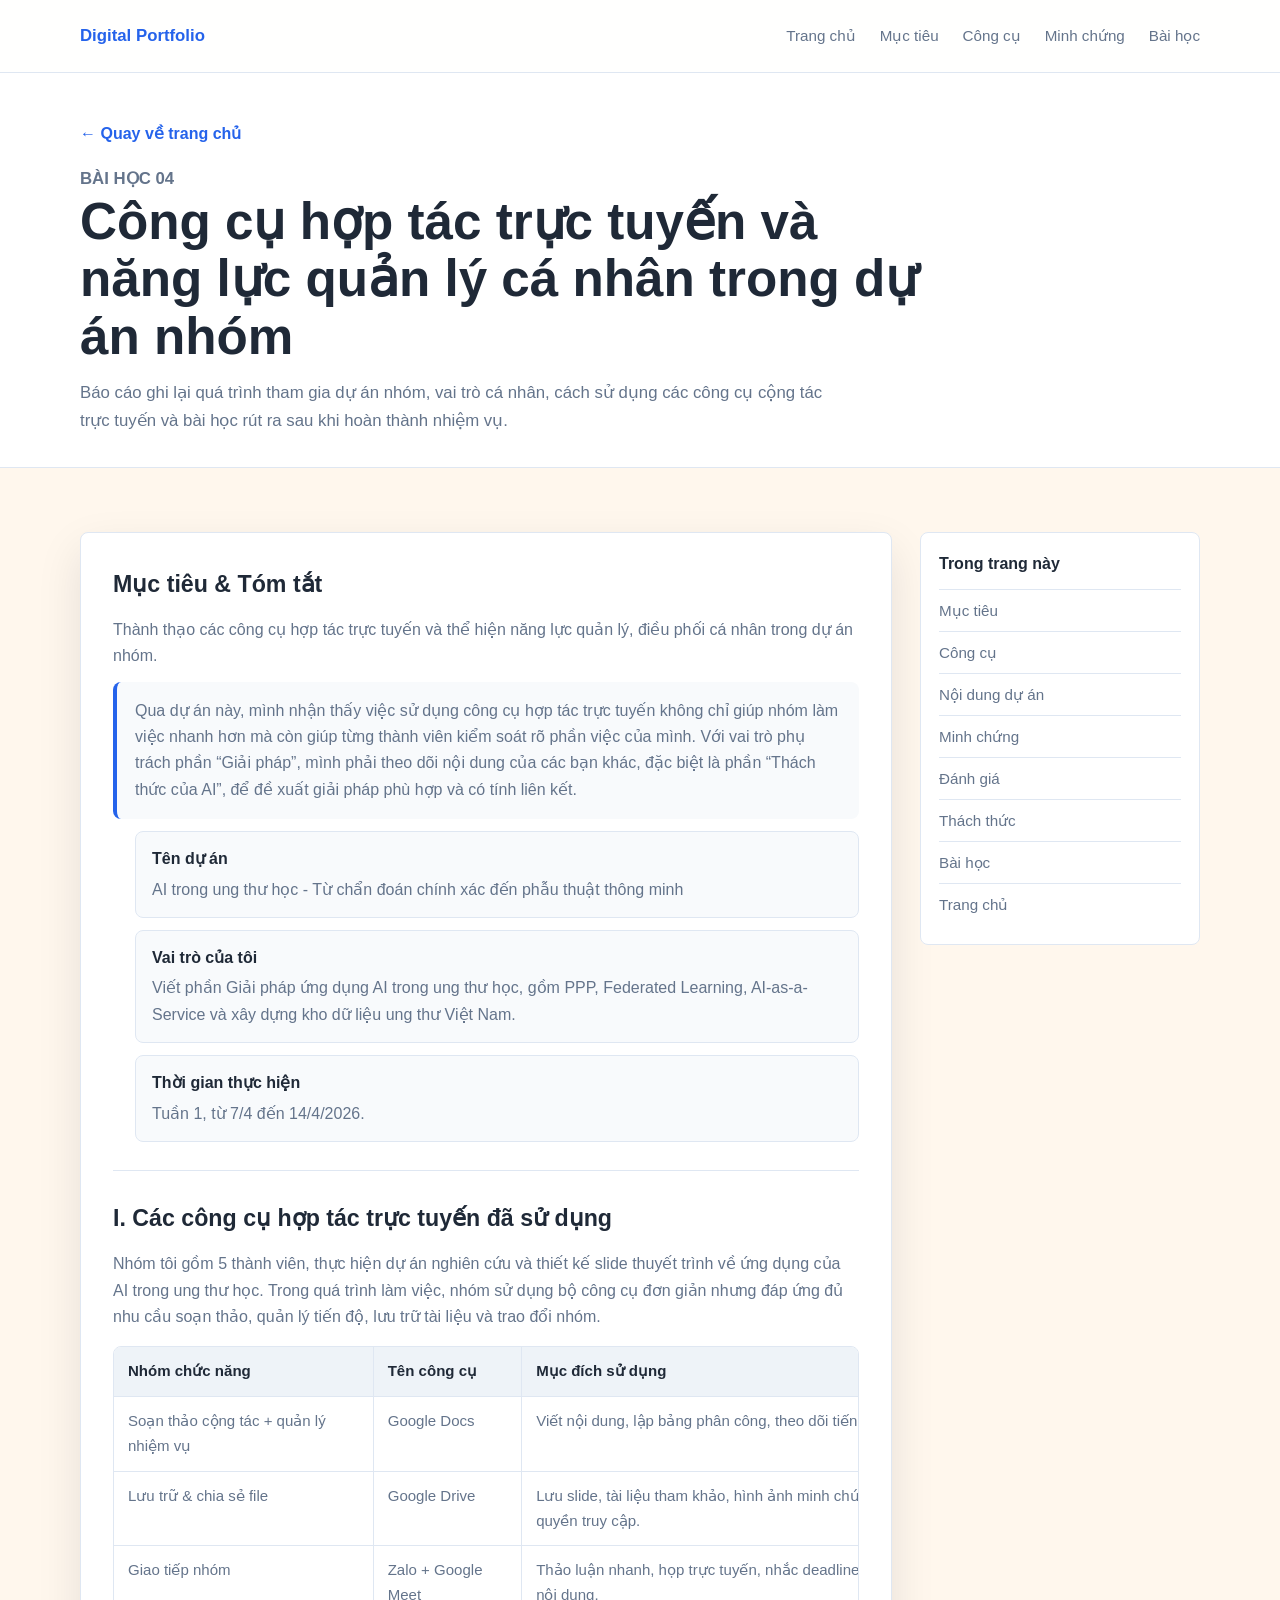
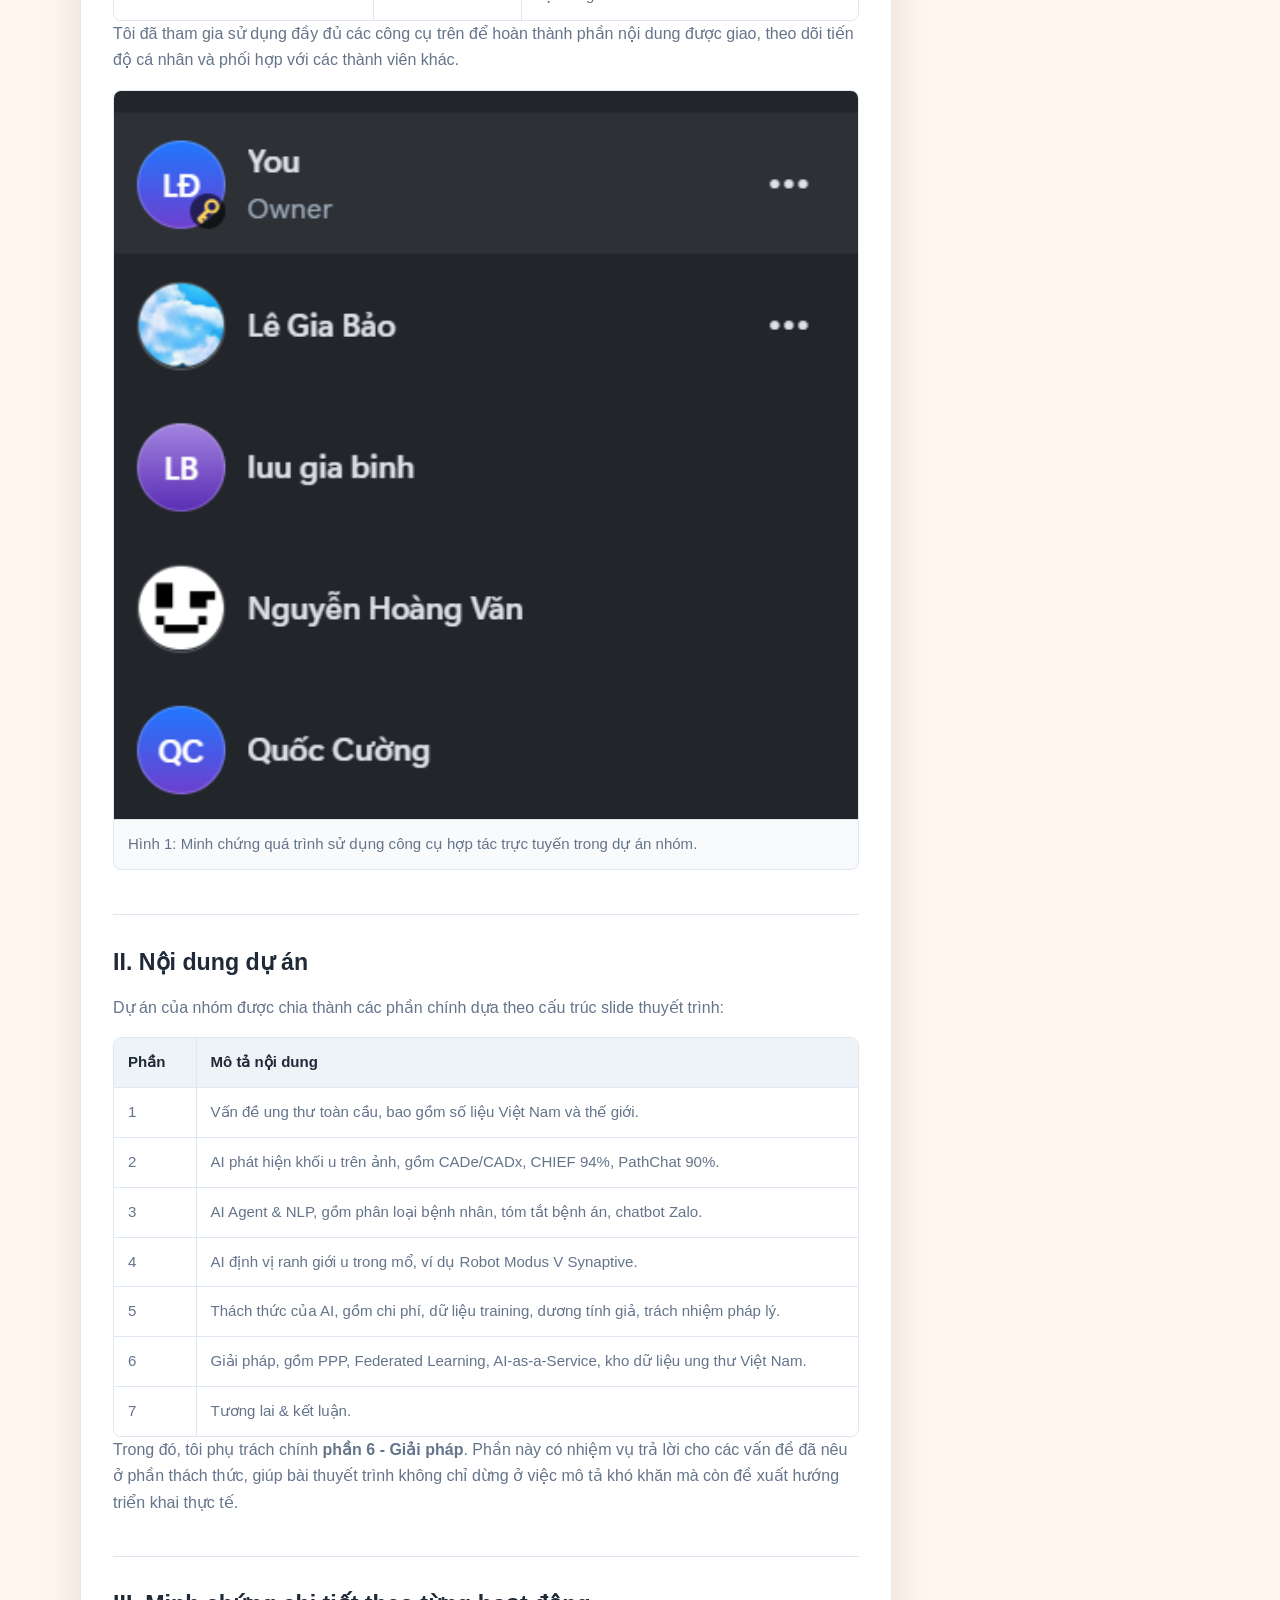
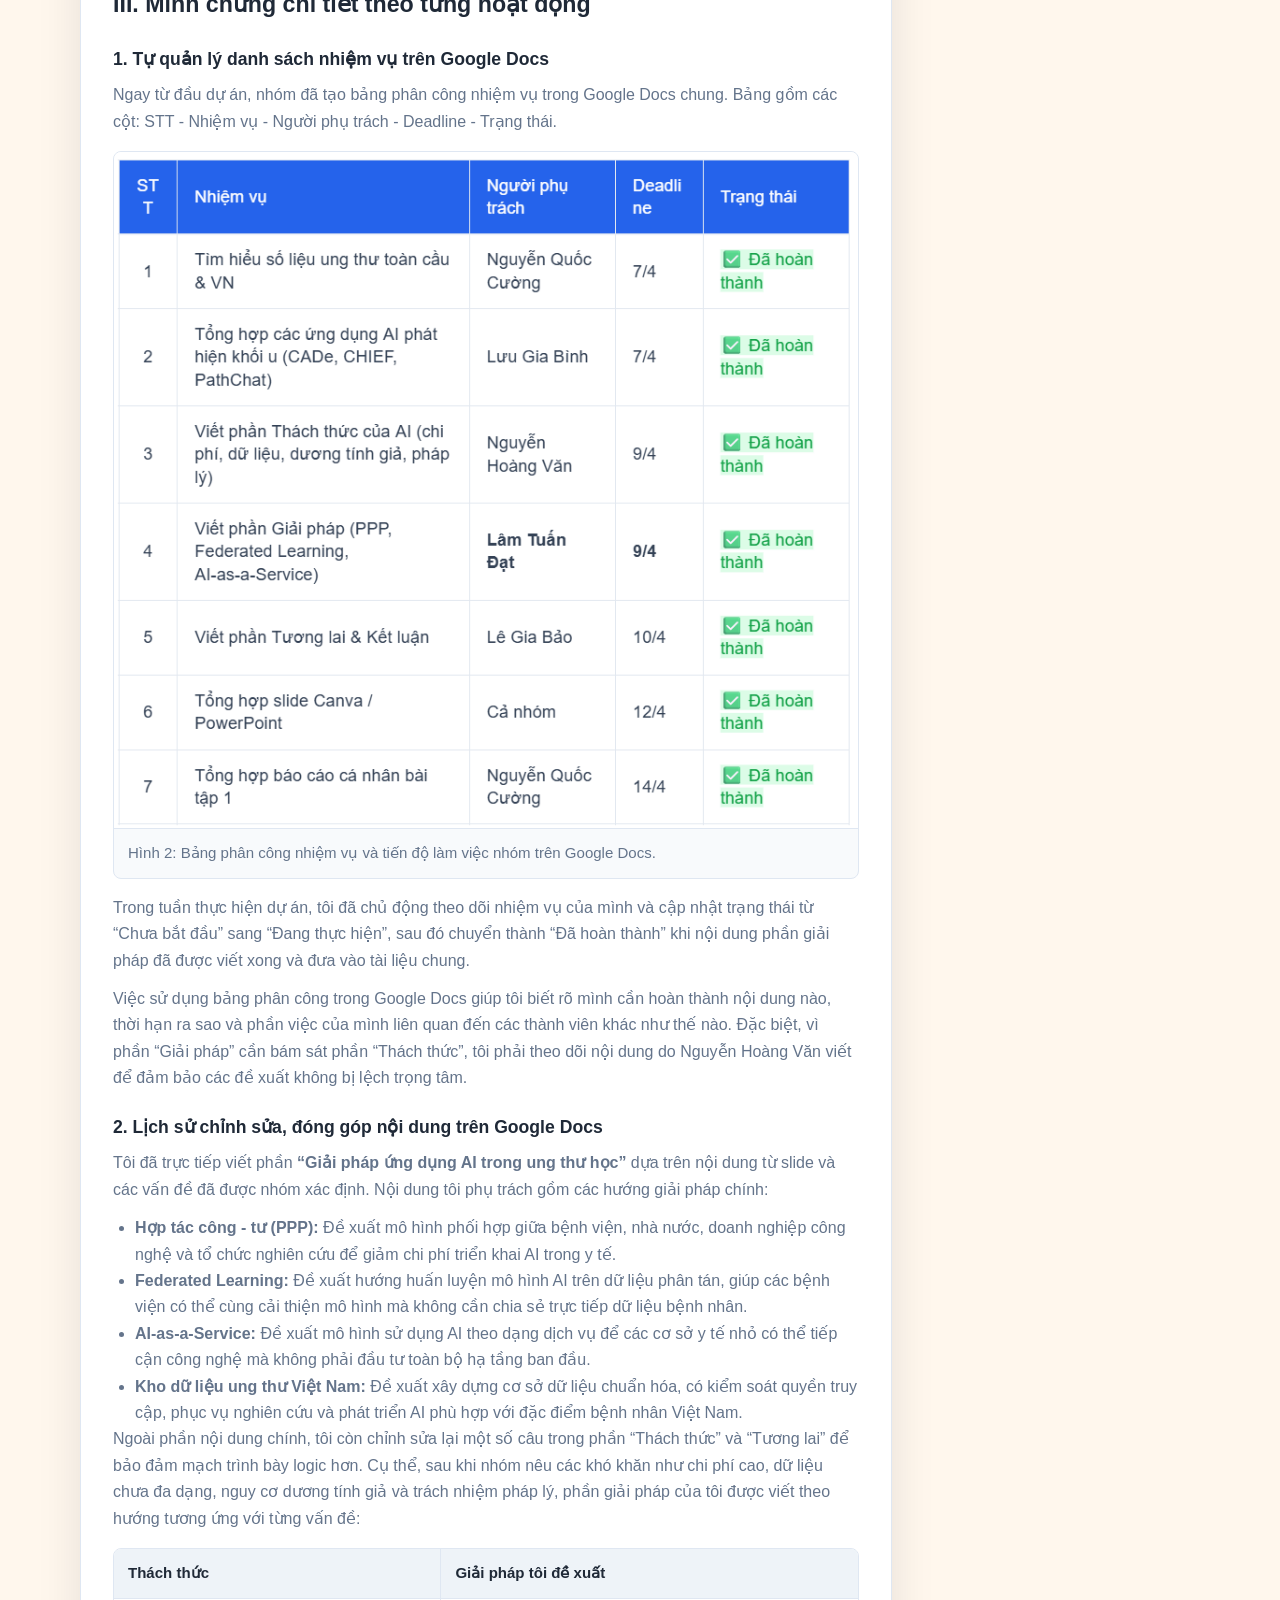
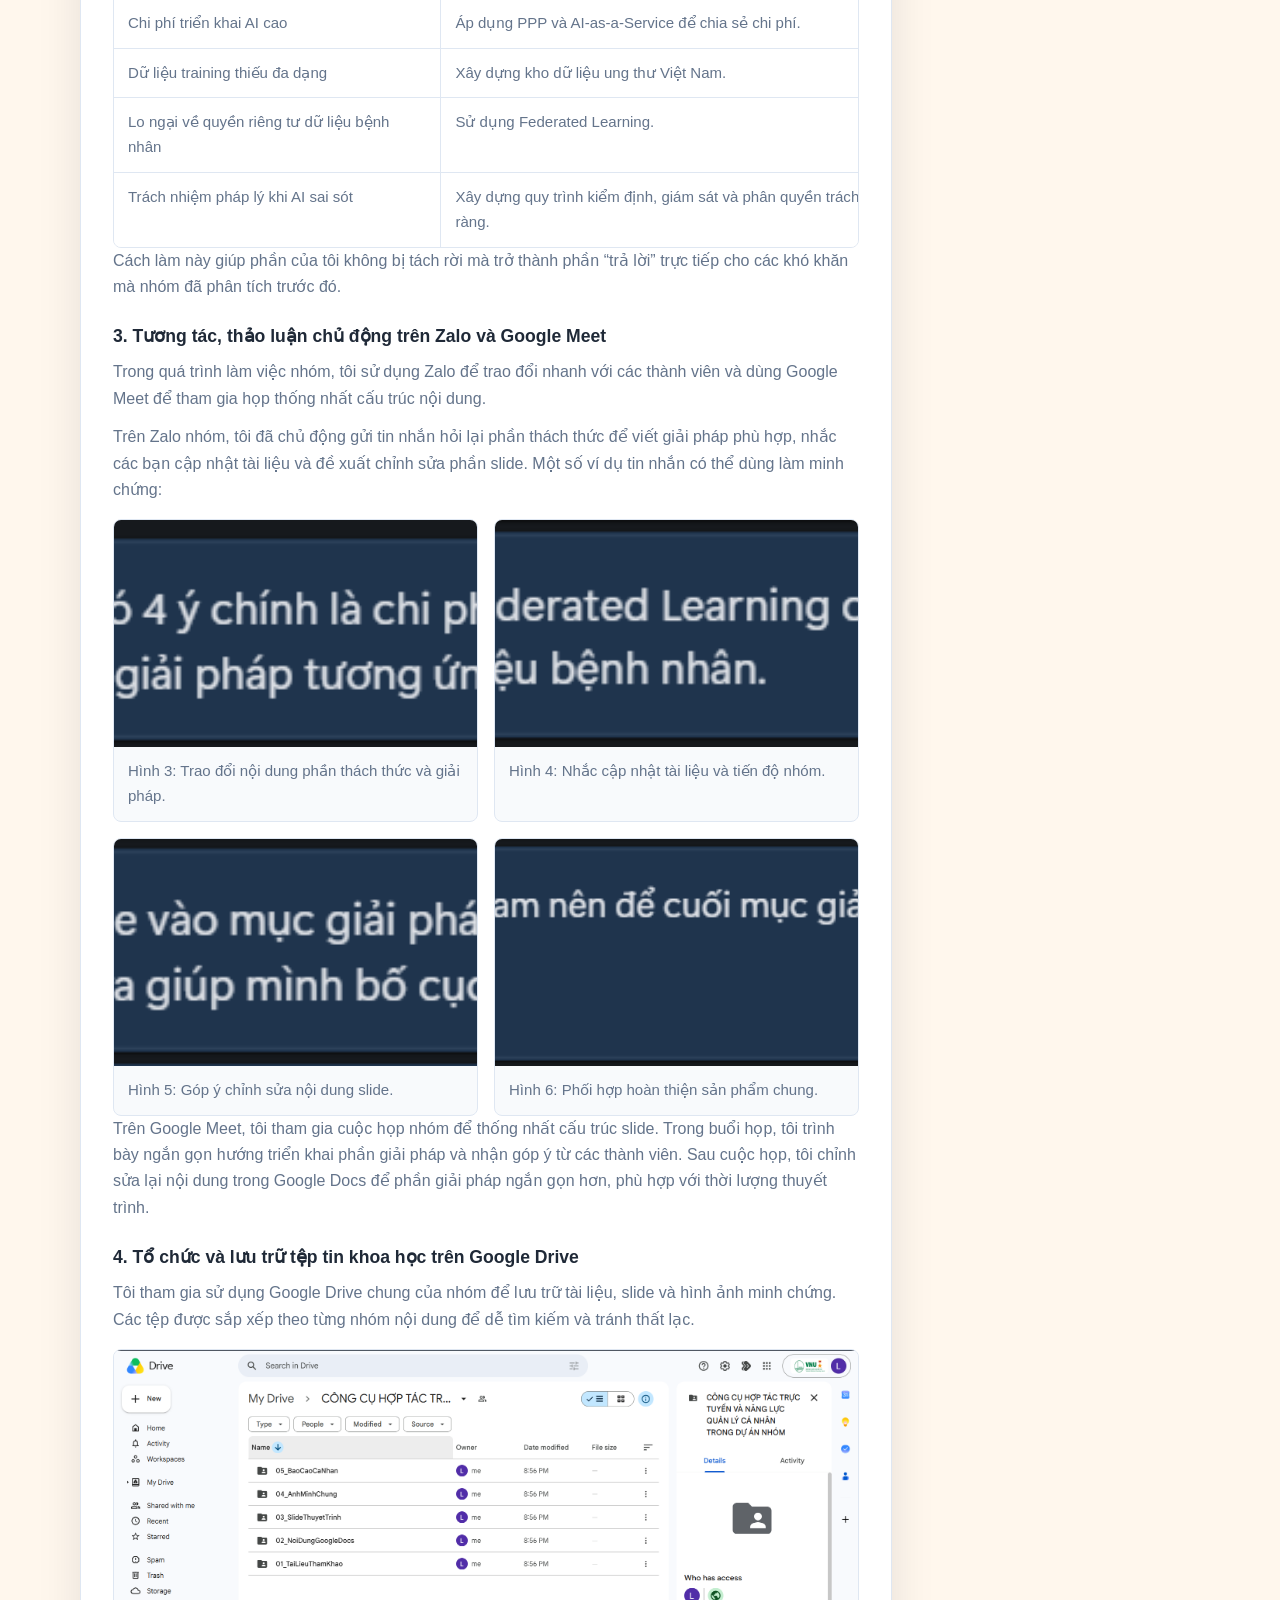
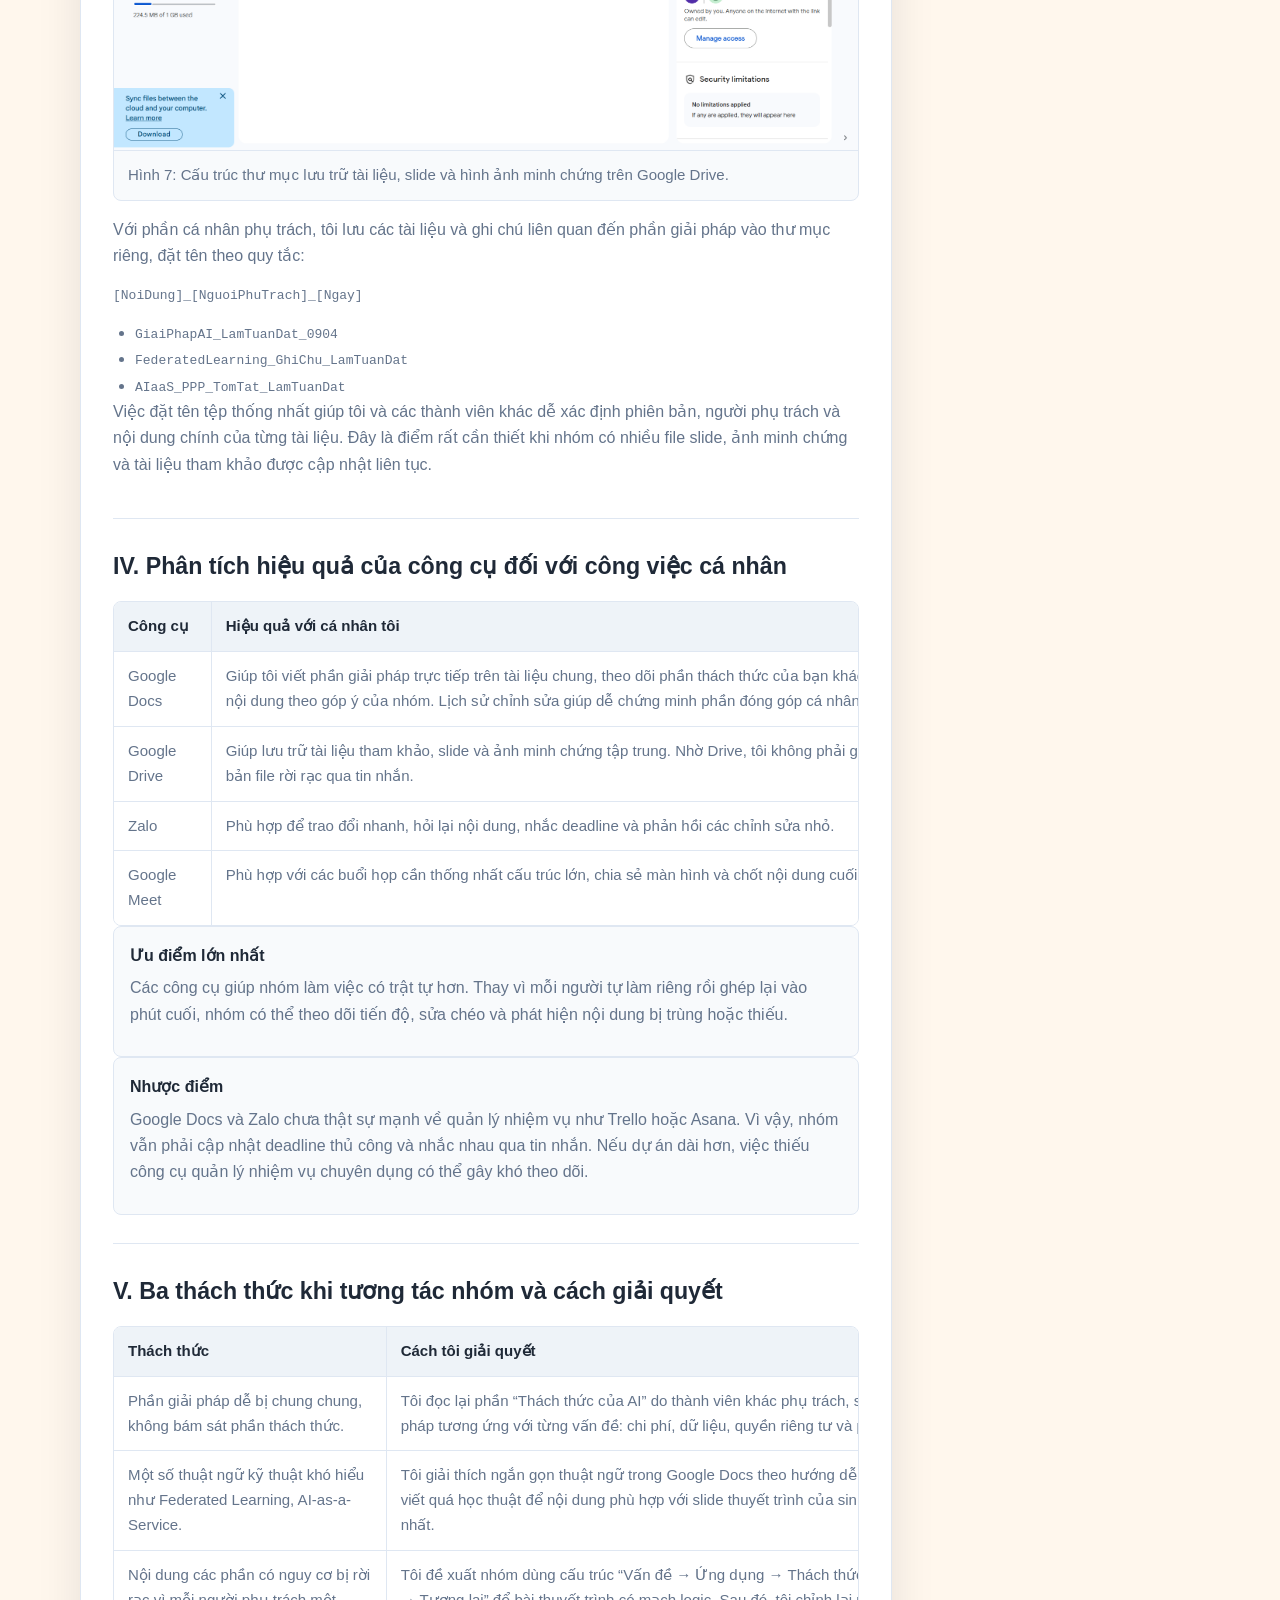
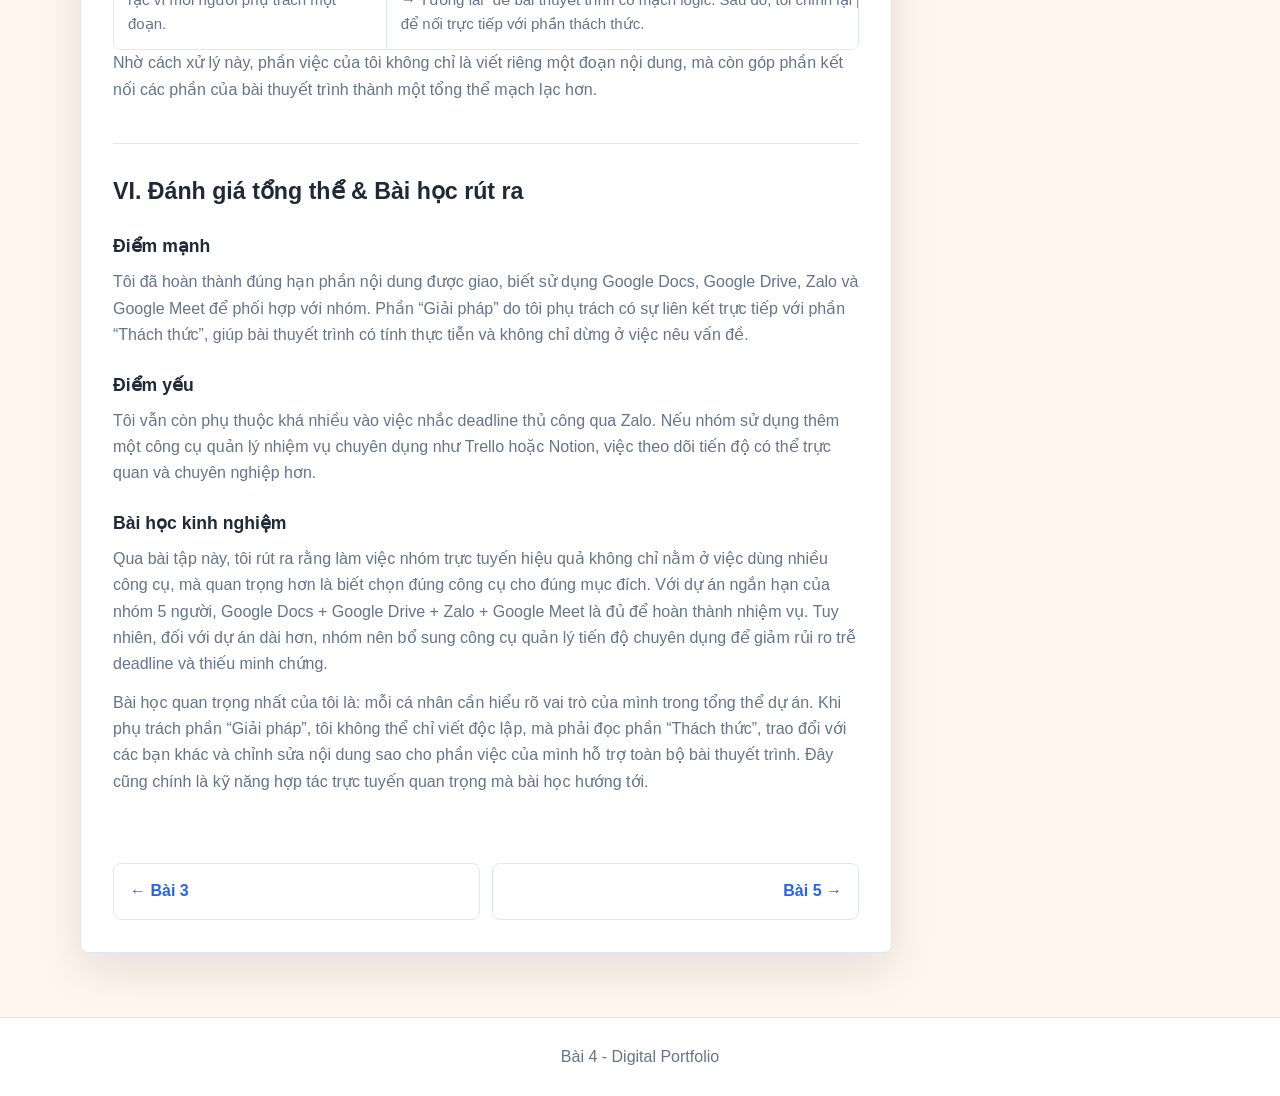
<file: pages/bai-4.html>
<!DOCTYPE html>
<html lang="vi">
<head>
  <meta charset="UTF-8">
  <meta name="viewport" content="width=device-width, initial-scale=1.0">
  <title>Bài 4 | Hợp tác trực tuyến</title>
  <link rel="stylesheet" href="../css/style.css">
  <style>
    .article-layout > .content-card {
      min-width: 0;
    }

    .project-summary {
      display: grid;
      gap: 12px;
      margin: 18px 0 0;
      padding: 0;
      list-style: none;
    }

    .project-summary li {
      padding: 14px 16px;
      background: #f8fafc;
      border: 1px solid var(--line);
      border-radius: var(--radius);
    }

    .project-summary strong {
      display: block;
      color: var(--text);
      margin-bottom: 4px;
    }

    .quote-note {
      margin: 18px 0 0;
      padding: 16px 18px;
      color: var(--muted);
      background: #f8fafc;
      border-left: 4px solid var(--primary);
      border-radius: var(--radius);
    }

    .evidence-list {
      display: grid;
      gap: 18px;
      margin-top: 18px;
    }

    .evidence-wide {
      margin: 16px 0;
      overflow: hidden;
      background: #f8fafc;
      border: 1px solid var(--line);
      border-radius: var(--radius);
    }

    .evidence-wide img {
      width: 100%;
      height: auto;
      background: #e2e8f0;
    }

    .evidence-wide figcaption {
      padding: 12px 14px;
      color: var(--muted);
      font-size: 0.94rem;
      border-top: 1px solid var(--line);
    }

    .chat-grid {
      display: grid;
      grid-template-columns: repeat(2, minmax(0, 1fr));
      gap: 16px;
      margin-top: 16px;
    }

    .mini-card {
      padding: 16px;
      background: #f8fafc;
      border: 1px solid var(--line);
      border-radius: var(--radius);
    }

    .mini-card h4 {
      margin-top: 0;
    }

    .tools-table,
    .project-table,
    .solution-table,
    .effect-table,
    .challenge-table {
      min-width: 860px;
    }

    @media (max-width: 680px) {
      .chat-grid {
        grid-template-columns: 1fr;
      }
    }
  </style>
</head>
<body>
  <header class="site-header">
    <nav class="navbar container" aria-label="Điều hướng chính">
      <a class="brand" href="../index.html">Digital Portfolio</a>
      <button class="nav-toggle" type="button" aria-label="Mở menu" aria-expanded="false" aria-controls="main-menu">
        <span></span><span></span><span></span>
      </button>
      <div class="nav-links" id="main-menu">
        <a href="../index.html">Trang chủ</a>
        <a href="#muc-tieu">Mục tiêu</a>
        <a href="#cong-cu">Công cụ</a>
        <a href="#minh-chung">Minh chứng</a>
        <a href="#bai-hoc">Bài học</a>
      </div>
    </nav>
  </header>

  <main>
    <section class="page-hero">
      <div class="container">
        <a class="breadcrumb" href="../index.html">← Quay về trang chủ</a>
        <p class="eyebrow">Bài học 04</p>
        <h1>Công cụ hợp tác trực tuyến và năng lực quản lý cá nhân trong dự án nhóm</h1>
        <p>Báo cáo ghi lại quá trình tham gia dự án nhóm, vai trò cá nhân, cách sử dụng các công cụ cộng tác trực tuyến và bài học rút ra sau khi hoàn thành nhiệm vụ.</p>
      </div>
    </section>

    <section class="section">
      <div class="container article-layout">
        <article class="content-card">
          <section class="content-section" id="muc-tieu">
            <h2>Mục tiêu &amp; Tóm tắt</h2>
            <p>Thành thạo các công cụ hợp tác trực tuyến và thể hiện năng lực quản lý, điều phối cá nhân trong dự án nhóm.</p>
            <p class="quote-note">Qua dự án này, mình nhận thấy việc sử dụng công cụ hợp tác trực tuyến không chỉ giúp nhóm làm việc nhanh hơn mà còn giúp từng thành viên kiểm soát rõ phần việc của mình. Với vai trò phụ trách phần “Giải pháp”, mình phải theo dõi nội dung của các bạn khác, đặc biệt là phần “Thách thức của AI”, để đề xuất giải pháp phù hợp và có tính liên kết.</p>

            <ul class="project-summary">
              <li>
                <strong>Tên dự án</strong>
                AI trong ung thư học - Từ chẩn đoán chính xác đến phẫu thuật thông minh
              </li>
              <li>
                <strong>Vai trò của tôi</strong>
                Viết phần Giải pháp ứng dụng AI trong ung thư học, gồm PPP, Federated Learning, AI-as-a-Service và xây dựng kho dữ liệu ung thư Việt Nam.
              </li>
              <li>
                <strong>Thời gian thực hiện</strong>
                Tuần 1, từ 7/4 đến 14/4/2026.
              </li>
            </ul>
          </section>

          <section class="content-section" id="cong-cu">
            <h2>I. Các công cụ hợp tác trực tuyến đã sử dụng</h2>
            <p>Nhóm tôi gồm 5 thành viên, thực hiện dự án nghiên cứu và thiết kế slide thuyết trình về ứng dụng của AI trong ung thư học. Trong quá trình làm việc, nhóm sử dụng bộ công cụ đơn giản nhưng đáp ứng đủ nhu cầu soạn thảo, quản lý tiến độ, lưu trữ tài liệu và trao đổi nhóm.</p>

            <div class="table-wrap">
              <table class="source-table tools-table">
                <thead>
                  <tr>
                    <th>Nhóm chức năng</th>
                    <th>Tên công cụ</th>
                    <th>Mục đích sử dụng</th>
                  </tr>
                </thead>
                <tbody>
                  <tr>
                    <td>Soạn thảo cộng tác + quản lý nhiệm vụ</td>
                    <td>Google Docs</td>
                    <td>Viết nội dung, lập bảng phân công, theo dõi tiến độ từng phần.</td>
                  </tr>
                  <tr>
                    <td>Lưu trữ &amp; chia sẻ file</td>
                    <td>Google Drive</td>
                    <td>Lưu slide, tài liệu tham khảo, hình ảnh minh chứng, phân quyền truy cập.</td>
                  </tr>
                  <tr>
                    <td>Giao tiếp nhóm</td>
                    <td>Zalo + Google Meet</td>
                    <td>Thảo luận nhanh, họp trực tuyến, nhắc deadline, thống nhất nội dung.</td>
                  </tr>
                </tbody>
              </table>
            </div>

            <p>Tôi đã tham gia sử dụng đầy đủ các công cụ trên để hoàn thành phần nội dung được giao, theo dõi tiến độ cá nhân và phối hợp với các thành viên khác.</p>
            <figure class="evidence-wide">
              <img src="../assets/bai-4/pic1.png" alt="Minh chứng sử dụng các công cụ hợp tác trực tuyến">
              <figcaption>Hình 1: Minh chứng quá trình sử dụng công cụ hợp tác trực tuyến trong dự án nhóm.</figcaption>
            </figure>
          </section>

          <section class="content-section" id="noi-dung-du-an">
            <h2>II. Nội dung dự án</h2>
            <p>Dự án của nhóm được chia thành các phần chính dựa theo cấu trúc slide thuyết trình:</p>

            <div class="table-wrap">
              <table class="source-table project-table">
                <thead>
                  <tr>
                    <th>Phần</th>
                    <th>Mô tả nội dung</th>
                  </tr>
                </thead>
                <tbody>
                  <tr>
                    <td>1</td>
                    <td>Vấn đề ung thư toàn cầu, bao gồm số liệu Việt Nam và thế giới.</td>
                  </tr>
                  <tr>
                    <td>2</td>
                    <td>AI phát hiện khối u trên ảnh, gồm CADe/CADx, CHIEF 94%, PathChat 90%.</td>
                  </tr>
                  <tr>
                    <td>3</td>
                    <td>AI Agent &amp; NLP, gồm phân loại bệnh nhân, tóm tắt bệnh án, chatbot Zalo.</td>
                  </tr>
                  <tr>
                    <td>4</td>
                    <td>AI định vị ranh giới u trong mổ, ví dụ Robot Modus V Synaptive.</td>
                  </tr>
                  <tr>
                    <td>5</td>
                    <td>Thách thức của AI, gồm chi phí, dữ liệu training, dương tính giả, trách nhiệm pháp lý.</td>
                  </tr>
                  <tr>
                    <td>6</td>
                    <td>Giải pháp, gồm PPP, Federated Learning, AI-as-a-Service, kho dữ liệu ung thư Việt Nam.</td>
                  </tr>
                  <tr>
                    <td>7</td>
                    <td>Tương lai &amp; kết luận.</td>
                  </tr>
                </tbody>
              </table>
            </div>

            <p>Trong đó, tôi phụ trách chính <strong>phần 6 - Giải pháp</strong>. Phần này có nhiệm vụ trả lời cho các vấn đề đã nêu ở phần thách thức, giúp bài thuyết trình không chỉ dừng ở việc mô tả khó khăn mà còn đề xuất hướng triển khai thực tế.</p>
          </section>

          <section class="content-section" id="minh-chung">
            <h2>III. Minh chứng chi tiết theo từng hoạt động</h2>

            <section>
              <h3>1. Tự quản lý danh sách nhiệm vụ trên Google Docs</h3>
              <p>Ngay từ đầu dự án, nhóm đã tạo bảng phân công nhiệm vụ trong Google Docs chung. Bảng gồm các cột: STT - Nhiệm vụ - Người phụ trách - Deadline - Trạng thái.</p>
              <figure class="evidence-wide">
                <img src="../assets/bai-4/pic2.png" alt="Bảng phân công nhiệm vụ trên Google Docs">
                <figcaption>Hình 2: Bảng phân công nhiệm vụ và tiến độ làm việc nhóm trên Google Docs.</figcaption>
              </figure>
              <p>Trong tuần thực hiện dự án, tôi đã chủ động theo dõi nhiệm vụ của mình và cập nhật trạng thái từ “Chưa bắt đầu” sang “Đang thực hiện”, sau đó chuyển thành “Đã hoàn thành” khi nội dung phần giải pháp đã được viết xong và đưa vào tài liệu chung.</p>
              <p>Việc sử dụng bảng phân công trong Google Docs giúp tôi biết rõ mình cần hoàn thành nội dung nào, thời hạn ra sao và phần việc của mình liên quan đến các thành viên khác như thế nào. Đặc biệt, vì phần “Giải pháp” cần bám sát phần “Thách thức”, tôi phải theo dõi nội dung do Nguyễn Hoàng Văn viết để đảm bảo các đề xuất không bị lệch trọng tâm.</p>
            </section>

            <section>
              <h3>2. Lịch sử chỉnh sửa, đóng góp nội dung trên Google Docs</h3>
              <p>Tôi đã trực tiếp viết phần <strong>“Giải pháp ứng dụng AI trong ung thư học”</strong> dựa trên nội dung từ slide và các vấn đề đã được nhóm xác định. Nội dung tôi phụ trách gồm các hướng giải pháp chính:</p>
              <ul>
                <li><strong>Hợp tác công - tư (PPP):</strong> Đề xuất mô hình phối hợp giữa bệnh viện, nhà nước, doanh nghiệp công nghệ và tổ chức nghiên cứu để giảm chi phí triển khai AI trong y tế.</li>
                <li><strong>Federated Learning:</strong> Đề xuất hướng huấn luyện mô hình AI trên dữ liệu phân tán, giúp các bệnh viện có thể cùng cải thiện mô hình mà không cần chia sẻ trực tiếp dữ liệu bệnh nhân.</li>
                <li><strong>AI-as-a-Service:</strong> Đề xuất mô hình sử dụng AI theo dạng dịch vụ để các cơ sở y tế nhỏ có thể tiếp cận công nghệ mà không phải đầu tư toàn bộ hạ tầng ban đầu.</li>
                <li><strong>Kho dữ liệu ung thư Việt Nam:</strong> Đề xuất xây dựng cơ sở dữ liệu chuẩn hóa, có kiểm soát quyền truy cập, phục vụ nghiên cứu và phát triển AI phù hợp với đặc điểm bệnh nhân Việt Nam.</li>
              </ul>
              <p>Ngoài phần nội dung chính, tôi còn chỉnh sửa lại một số câu trong phần “Thách thức” và “Tương lai” để bảo đảm mạch trình bày logic hơn. Cụ thể, sau khi nhóm nêu các khó khăn như chi phí cao, dữ liệu chưa đa dạng, nguy cơ dương tính giả và trách nhiệm pháp lý, phần giải pháp của tôi được viết theo hướng tương ứng với từng vấn đề:</p>

              <div class="table-wrap">
                <table class="source-table solution-table">
                  <thead>
                    <tr>
                      <th>Thách thức</th>
                      <th>Giải pháp tôi đề xuất</th>
                    </tr>
                  </thead>
                  <tbody>
                    <tr>
                      <td>Chi phí triển khai AI cao</td>
                      <td>Áp dụng PPP và AI-as-a-Service để chia sẻ chi phí.</td>
                    </tr>
                    <tr>
                      <td>Dữ liệu training thiếu đa dạng</td>
                      <td>Xây dựng kho dữ liệu ung thư Việt Nam.</td>
                    </tr>
                    <tr>
                      <td>Lo ngại về quyền riêng tư dữ liệu bệnh nhân</td>
                      <td>Sử dụng Federated Learning.</td>
                    </tr>
                    <tr>
                      <td>Trách nhiệm pháp lý khi AI sai sót</td>
                      <td>Xây dựng quy trình kiểm định, giám sát và phân quyền trách nhiệm rõ ràng.</td>
                    </tr>
                  </tbody>
                </table>
              </div>

              <p>Cách làm này giúp phần của tôi không bị tách rời mà trở thành phần “trả lời” trực tiếp cho các khó khăn mà nhóm đã phân tích trước đó.</p>
            </section>

            <section>
              <h3>3. Tương tác, thảo luận chủ động trên Zalo và Google Meet</h3>
              <p>Trong quá trình làm việc nhóm, tôi sử dụng Zalo để trao đổi nhanh với các thành viên và dùng Google Meet để tham gia họp thống nhất cấu trúc nội dung.</p>
              <p>Trên Zalo nhóm, tôi đã chủ động gửi tin nhắn hỏi lại phần thách thức để viết giải pháp phù hợp, nhắc các bạn cập nhật tài liệu và đề xuất chỉnh sửa phần slide. Một số ví dụ tin nhắn có thể dùng làm minh chứng:</p>

              <div class="chat-grid">
                <figure class="evidence">
                  <img src="../assets/bai-4/pic3.png" alt="Minh chứng thảo luận trên Zalo 1">
                  <figcaption>Hình 3: Trao đổi nội dung phần thách thức và giải pháp.</figcaption>
                </figure>
                <figure class="evidence">
                  <img src="../assets/bai-4/pic4.png" alt="Minh chứng thảo luận trên Zalo 2">
                  <figcaption>Hình 4: Nhắc cập nhật tài liệu và tiến độ nhóm.</figcaption>
                </figure>
                <figure class="evidence">
                  <img src="../assets/bai-4/pic5.png" alt="Minh chứng thảo luận trên Zalo 3">
                  <figcaption>Hình 5: Góp ý chỉnh sửa nội dung slide.</figcaption>
                </figure>
                <figure class="evidence">
                  <img src="../assets/bai-4/pic6.png" alt="Minh chứng thảo luận trên Zalo 4">
                  <figcaption>Hình 6: Phối hợp hoàn thiện sản phẩm chung.</figcaption>
                </figure>
              </div>

              <p>Trên Google Meet, tôi tham gia cuộc họp nhóm để thống nhất cấu trúc slide. Trong buổi họp, tôi trình bày ngắn gọn hướng triển khai phần giải pháp và nhận góp ý từ các thành viên. Sau cuộc họp, tôi chỉnh sửa lại nội dung trong Google Docs để phần giải pháp ngắn gọn hơn, phù hợp với thời lượng thuyết trình.</p>
            </section>

            <section>
              <h3>4. Tổ chức và lưu trữ tệp tin khoa học trên Google Drive</h3>
              <p>Tôi tham gia sử dụng Google Drive chung của nhóm để lưu trữ tài liệu, slide và hình ảnh minh chứng. Các tệp được sắp xếp theo từng nhóm nội dung để dễ tìm kiếm và tránh thất lạc.</p>
              <figure class="evidence-wide">
                <img src="../assets/bai-4/pic7.png" alt="Cấu trúc thư mục Google Drive của nhóm">
                <figcaption>Hình 7: Cấu trúc thư mục lưu trữ tài liệu, slide và hình ảnh minh chứng trên Google Drive.</figcaption>
              </figure>
              <p>Với phần cá nhân phụ trách, tôi lưu các tài liệu và ghi chú liên quan đến phần giải pháp vào thư mục riêng, đặt tên theo quy tắc:</p>
              <p><code>[NoiDung]_[NguoiPhuTrach]_[Ngay]</code></p>
              <ul>
                <li><code>GiaiPhapAI_LamTuanDat_0904</code></li>
                <li><code>FederatedLearning_GhiChu_LamTuanDat</code></li>
                <li><code>AIaaS_PPP_TomTat_LamTuanDat</code></li>
              </ul>
              <p>Việc đặt tên tệp thống nhất giúp tôi và các thành viên khác dễ xác định phiên bản, người phụ trách và nội dung chính của từng tài liệu. Đây là điểm rất cần thiết khi nhóm có nhiều file slide, ảnh minh chứng và tài liệu tham khảo được cập nhật liên tục.</p>
            </section>
          </section>

          <section class="content-section" id="danh-gia">
            <h2>IV. Phân tích hiệu quả của công cụ đối với công việc cá nhân</h2>
            <div class="table-wrap">
              <table class="source-table effect-table">
                <thead>
                  <tr>
                    <th>Công cụ</th>
                    <th>Hiệu quả với cá nhân tôi</th>
                  </tr>
                </thead>
                <tbody>
                  <tr>
                    <td>Google Docs</td>
                    <td>Giúp tôi viết phần giải pháp trực tiếp trên tài liệu chung, theo dõi phần thách thức của bạn khác và chỉnh sửa nội dung theo góp ý của nhóm. Lịch sử chỉnh sửa giúp dễ chứng minh phần đóng góp cá nhân.</td>
                  </tr>
                  <tr>
                    <td>Google Drive</td>
                    <td>Giúp lưu trữ tài liệu tham khảo, slide và ảnh minh chứng tập trung. Nhờ Drive, tôi không phải gửi nhiều phiên bản file rời rạc qua tin nhắn.</td>
                  </tr>
                  <tr>
                    <td>Zalo</td>
                    <td>Phù hợp để trao đổi nhanh, hỏi lại nội dung, nhắc deadline và phản hồi các chỉnh sửa nhỏ.</td>
                  </tr>
                  <tr>
                    <td>Google Meet</td>
                    <td>Phù hợp với các buổi họp cần thống nhất cấu trúc lớn, chia sẻ màn hình và chốt nội dung cuối cùng.</td>
                  </tr>
                </tbody>
              </table>
            </div>

            <div class="mini-card">
              <h4>Ưu điểm lớn nhất</h4>
              <p>Các công cụ giúp nhóm làm việc có trật tự hơn. Thay vì mỗi người tự làm riêng rồi ghép lại vào phút cuối, nhóm có thể theo dõi tiến độ, sửa chéo và phát hiện nội dung bị trùng hoặc thiếu.</p>
            </div>
            <div class="mini-card">
              <h4>Nhược điểm</h4>
              <p>Google Docs và Zalo chưa thật sự mạnh về quản lý nhiệm vụ như Trello hoặc Asana. Vì vậy, nhóm vẫn phải cập nhật deadline thủ công và nhắc nhau qua tin nhắn. Nếu dự án dài hơn, việc thiếu công cụ quản lý nhiệm vụ chuyên dụng có thể gây khó theo dõi.</p>
            </div>
          </section>

          <section class="content-section" id="thach-thuc">
            <h2>V. Ba thách thức khi tương tác nhóm và cách giải quyết</h2>
            <div class="table-wrap">
              <table class="source-table challenge-table">
                <thead>
                  <tr>
                    <th>Thách thức</th>
                    <th>Cách tôi giải quyết</th>
                  </tr>
                </thead>
                <tbody>
                  <tr>
                    <td>Phần giải pháp dễ bị chung chung, không bám sát phần thách thức.</td>
                    <td>Tôi đọc lại phần “Thách thức của AI” do thành viên khác phụ trách, sau đó viết giải pháp tương ứng với từng vấn đề: chi phí, dữ liệu, quyền riêng tư và pháp lý.</td>
                  </tr>
                  <tr>
                    <td>Một số thuật ngữ kỹ thuật khó hiểu như Federated Learning, AI-as-a-Service.</td>
                    <td>Tôi giải thích ngắn gọn thuật ngữ trong Google Docs theo hướng dễ hiểu, tránh viết quá học thuật để nội dung phù hợp với slide thuyết trình của sinh viên năm nhất.</td>
                  </tr>
                  <tr>
                    <td>Nội dung các phần có nguy cơ bị rời rạc vì mỗi người phụ trách một đoạn.</td>
                    <td>Tôi đề xuất nhóm dùng cấu trúc “Vấn đề → Ứng dụng → Thách thức → Giải pháp → Tương lai” để bài thuyết trình có mạch logic. Sau đó, tôi chỉnh lại phần giải pháp để nối trực tiếp với phần thách thức.</td>
                  </tr>
                </tbody>
              </table>
            </div>
            <p>Nhờ cách xử lý này, phần việc của tôi không chỉ là viết riêng một đoạn nội dung, mà còn góp phần kết nối các phần của bài thuyết trình thành một tổng thể mạch lạc hơn.</p>
          </section>

          <section class="content-section" id="bai-hoc">
            <h2>VI. Đánh giá tổng thể &amp; Bài học rút ra</h2>

            <h3>Điểm mạnh</h3>
            <p>Tôi đã hoàn thành đúng hạn phần nội dung được giao, biết sử dụng Google Docs, Google Drive, Zalo và Google Meet để phối hợp với nhóm. Phần “Giải pháp” do tôi phụ trách có sự liên kết trực tiếp với phần “Thách thức”, giúp bài thuyết trình có tính thực tiễn và không chỉ dừng ở việc nêu vấn đề.</p>

            <h3>Điểm yếu</h3>
            <p>Tôi vẫn còn phụ thuộc khá nhiều vào việc nhắc deadline thủ công qua Zalo. Nếu nhóm sử dụng thêm một công cụ quản lý nhiệm vụ chuyên dụng như Trello hoặc Notion, việc theo dõi tiến độ có thể trực quan và chuyên nghiệp hơn.</p>

            <h3>Bài học kinh nghiệm</h3>
            <p>Qua bài tập này, tôi rút ra rằng làm việc nhóm trực tuyến hiệu quả không chỉ nằm ở việc dùng nhiều công cụ, mà quan trọng hơn là biết chọn đúng công cụ cho đúng mục đích. Với dự án ngắn hạn của nhóm 5 người, Google Docs + Google Drive + Zalo + Google Meet là đủ để hoàn thành nhiệm vụ. Tuy nhiên, đối với dự án dài hơn, nhóm nên bổ sung công cụ quản lý tiến độ chuyên dụng để giảm rủi ro trễ deadline và thiếu minh chứng.</p>
            <p>Bài học quan trọng nhất của tôi là: mỗi cá nhân cần hiểu rõ vai trò của mình trong tổng thể dự án. Khi phụ trách phần “Giải pháp”, tôi không thể chỉ viết độc lập, mà phải đọc phần “Thách thức”, trao đổi với các bạn khác và chỉnh sửa nội dung sao cho phần việc của mình hỗ trợ toàn bộ bài thuyết trình. Đây cũng chính là kỹ năng hợp tác trực tuyến quan trọng mà bài học hướng tới.</p>
          </section>

          <nav class="pager" aria-label="Điều hướng bài học">
            <a href="bai-3.html">← Bài 3</a>
            <a href="bai-5.html">Bài 5 →</a>
          </nav>
        </article>

        <aside class="side-nav">
          <h2>Trong trang này</h2>
          <a href="#muc-tieu">Mục tiêu</a>
          <a href="#cong-cu">Công cụ</a>
          <a href="#noi-dung-du-an">Nội dung dự án</a>
          <a href="#minh-chung">Minh chứng</a>
          <a href="#danh-gia">Đánh giá</a>
          <a href="#thach-thuc">Thách thức</a>
          <a href="#bai-hoc">Bài học</a>
          <a href="../index.html">Trang chủ</a>
        </aside>
      </div>
    </section>
  </main>

  <footer class="site-footer">
    <div class="container"><p>Bài 4 - Digital Portfolio</p></div>
  </footer>

  <script src="../js/main.js"></script>
</body>
</html>
</file>
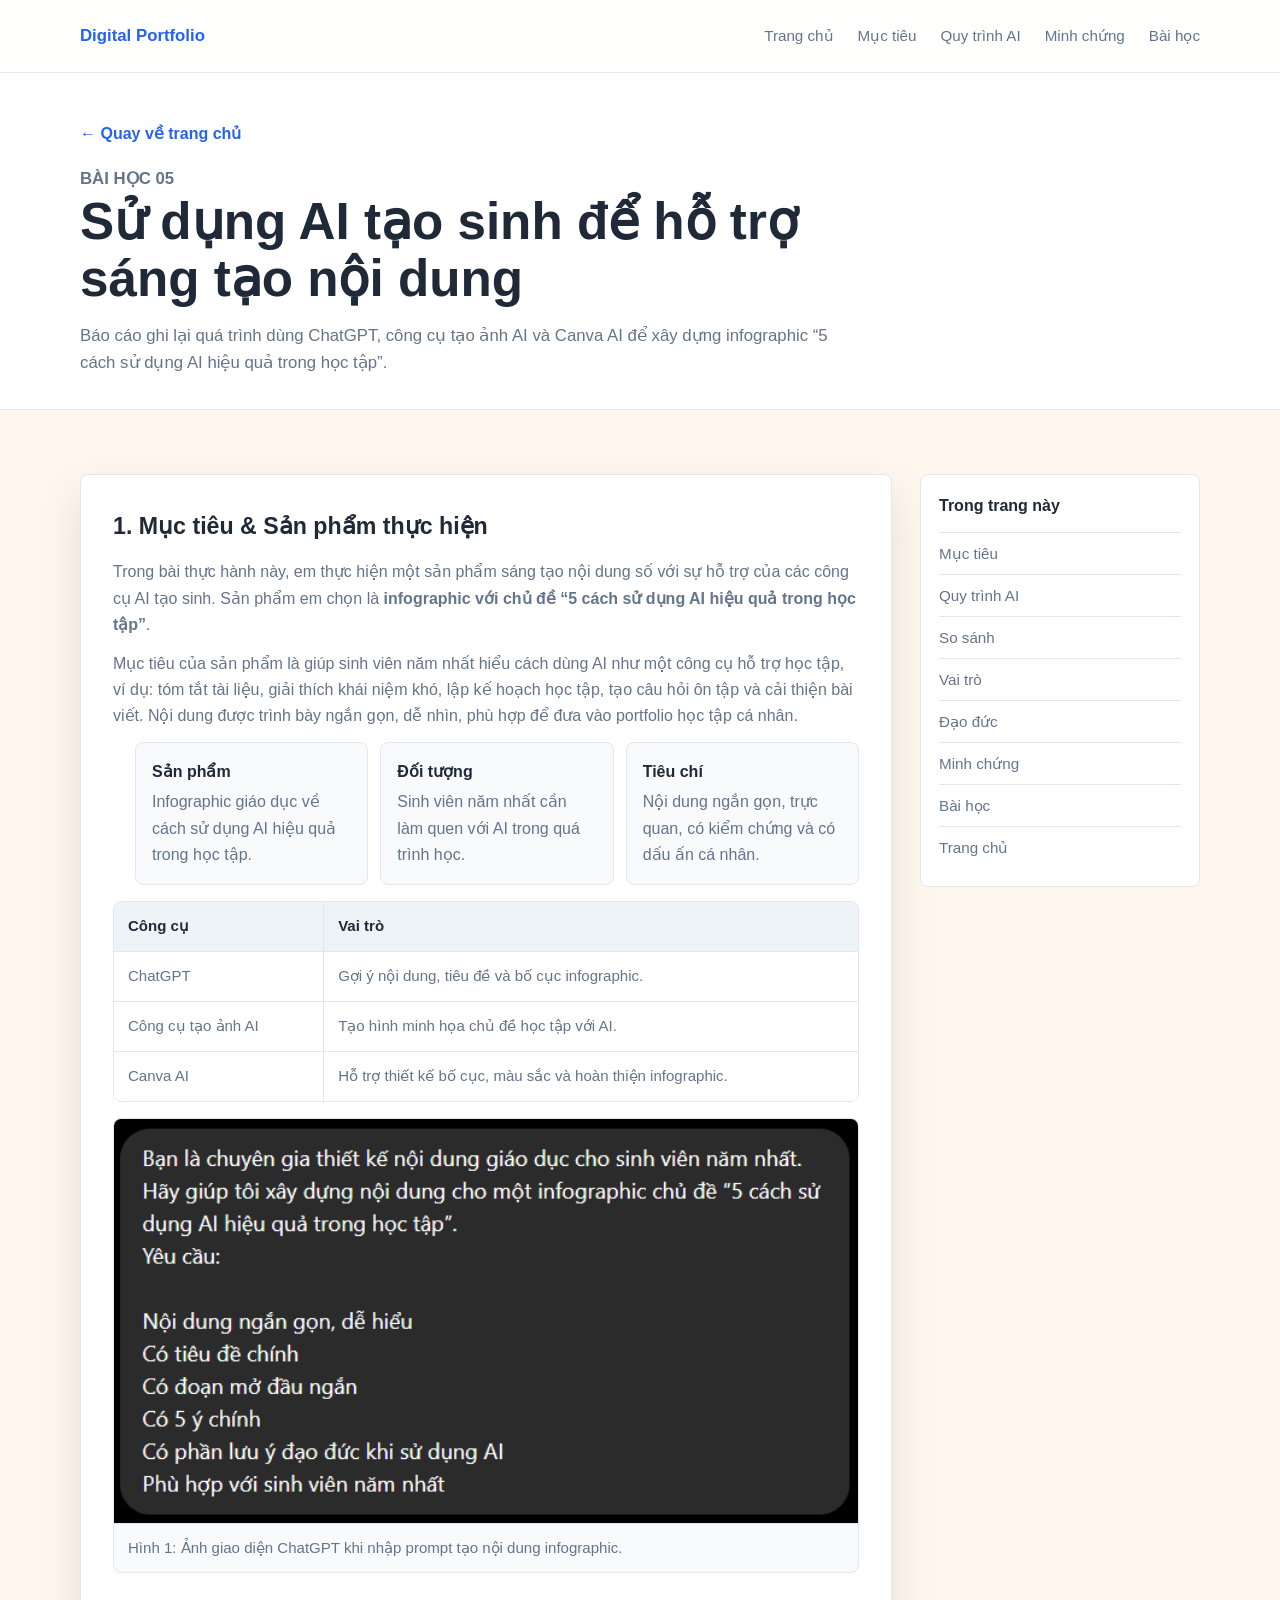
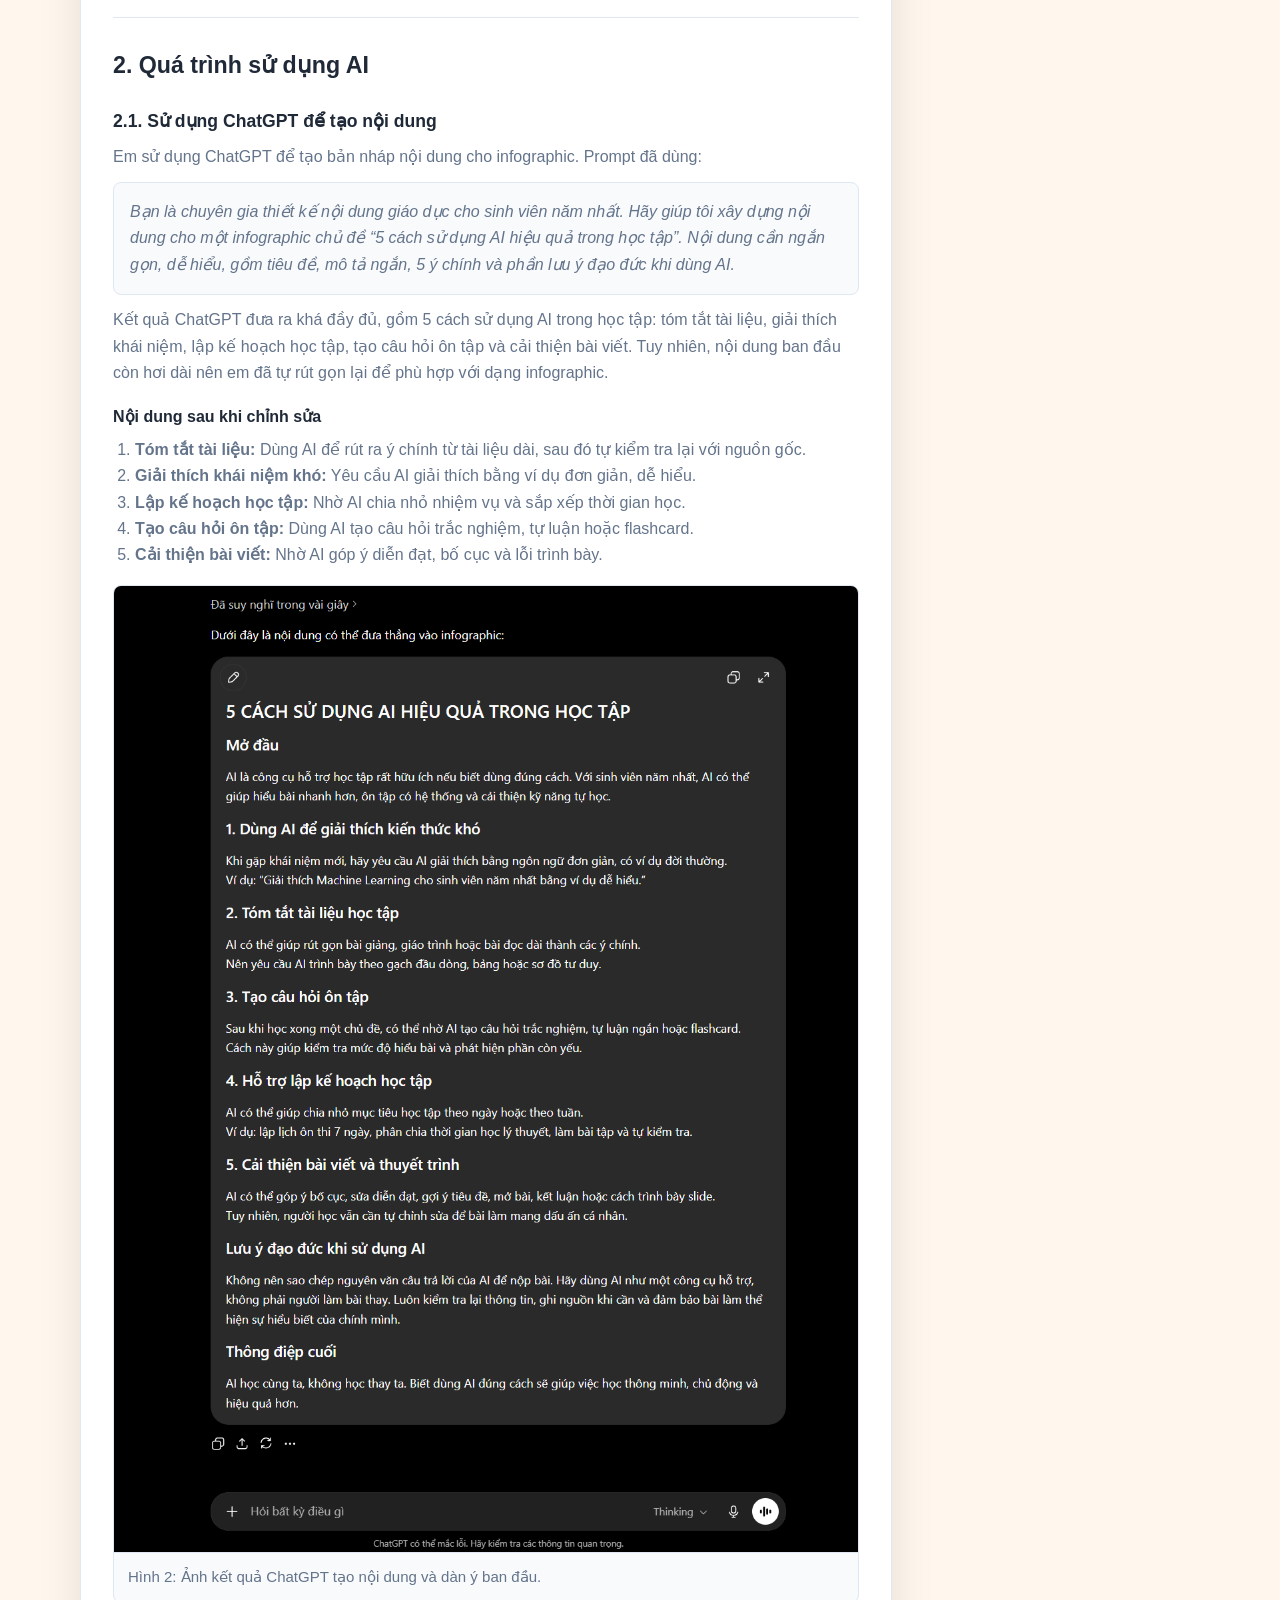
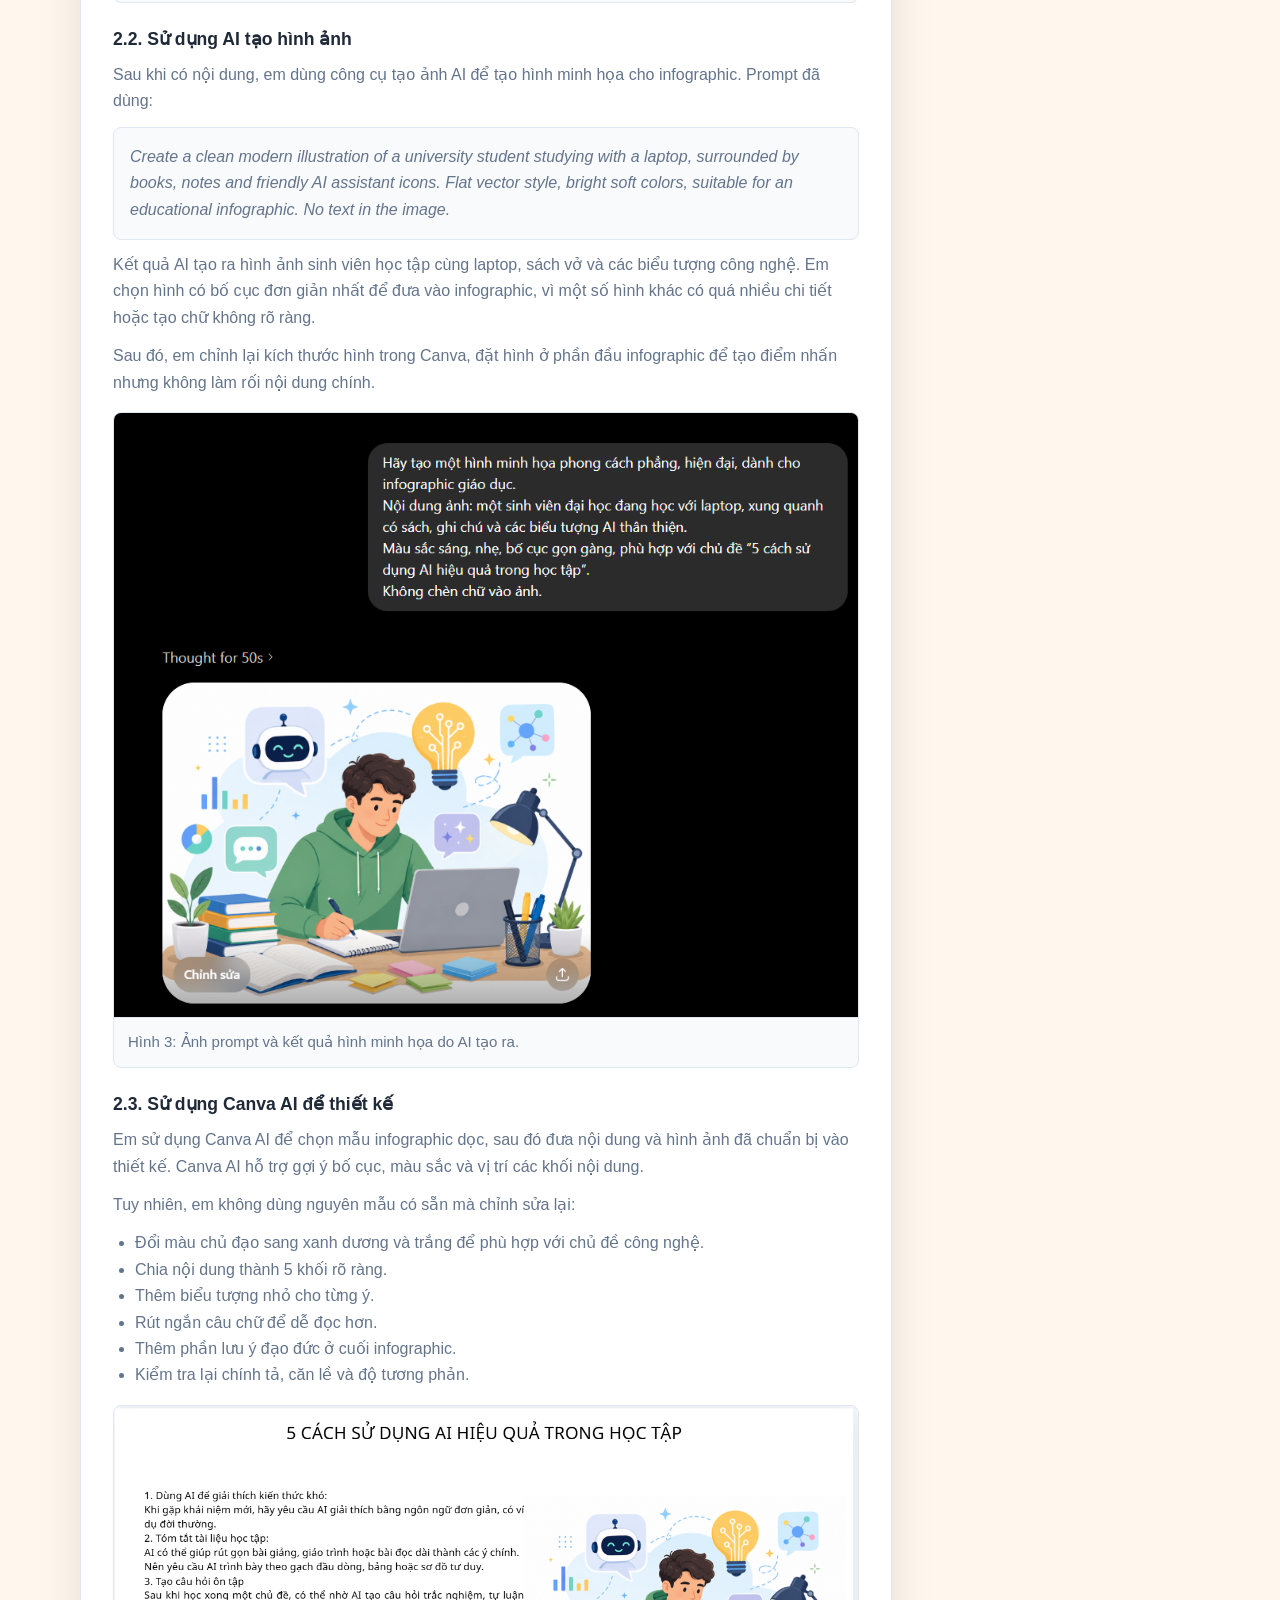
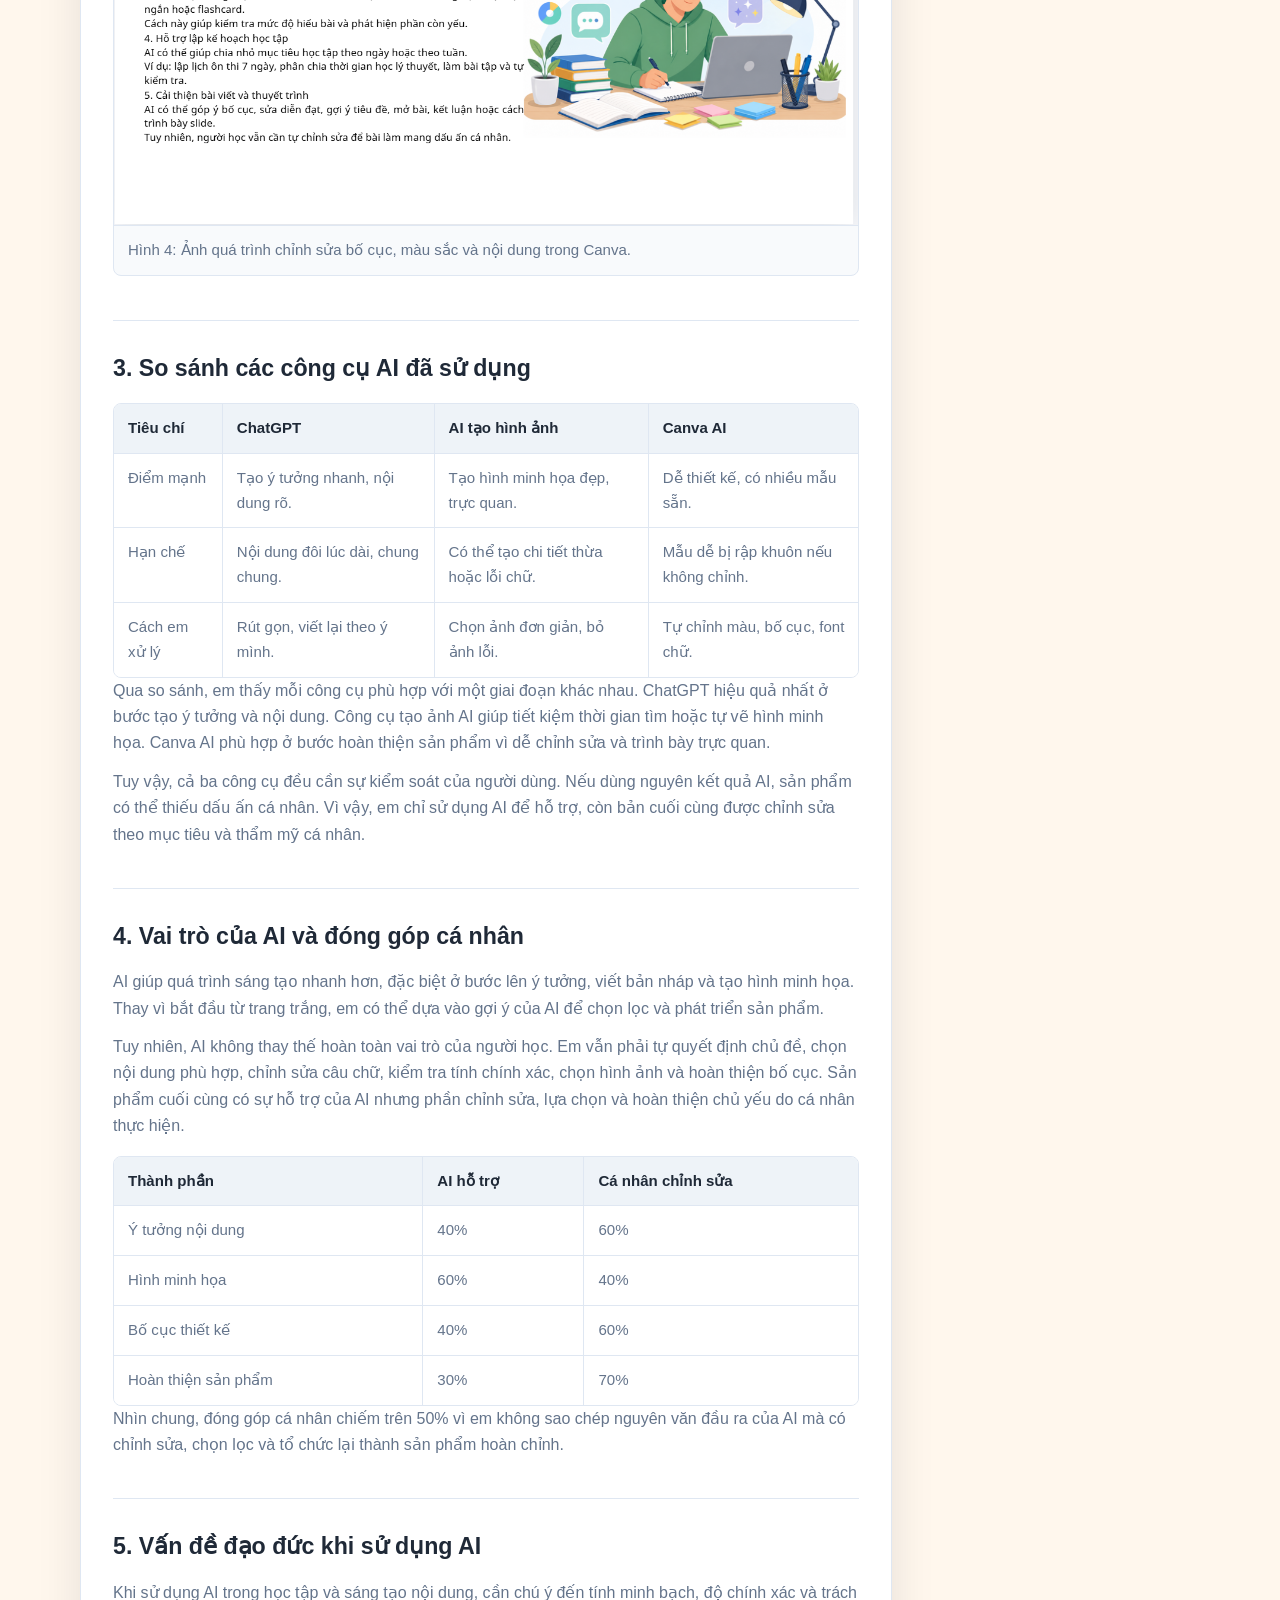
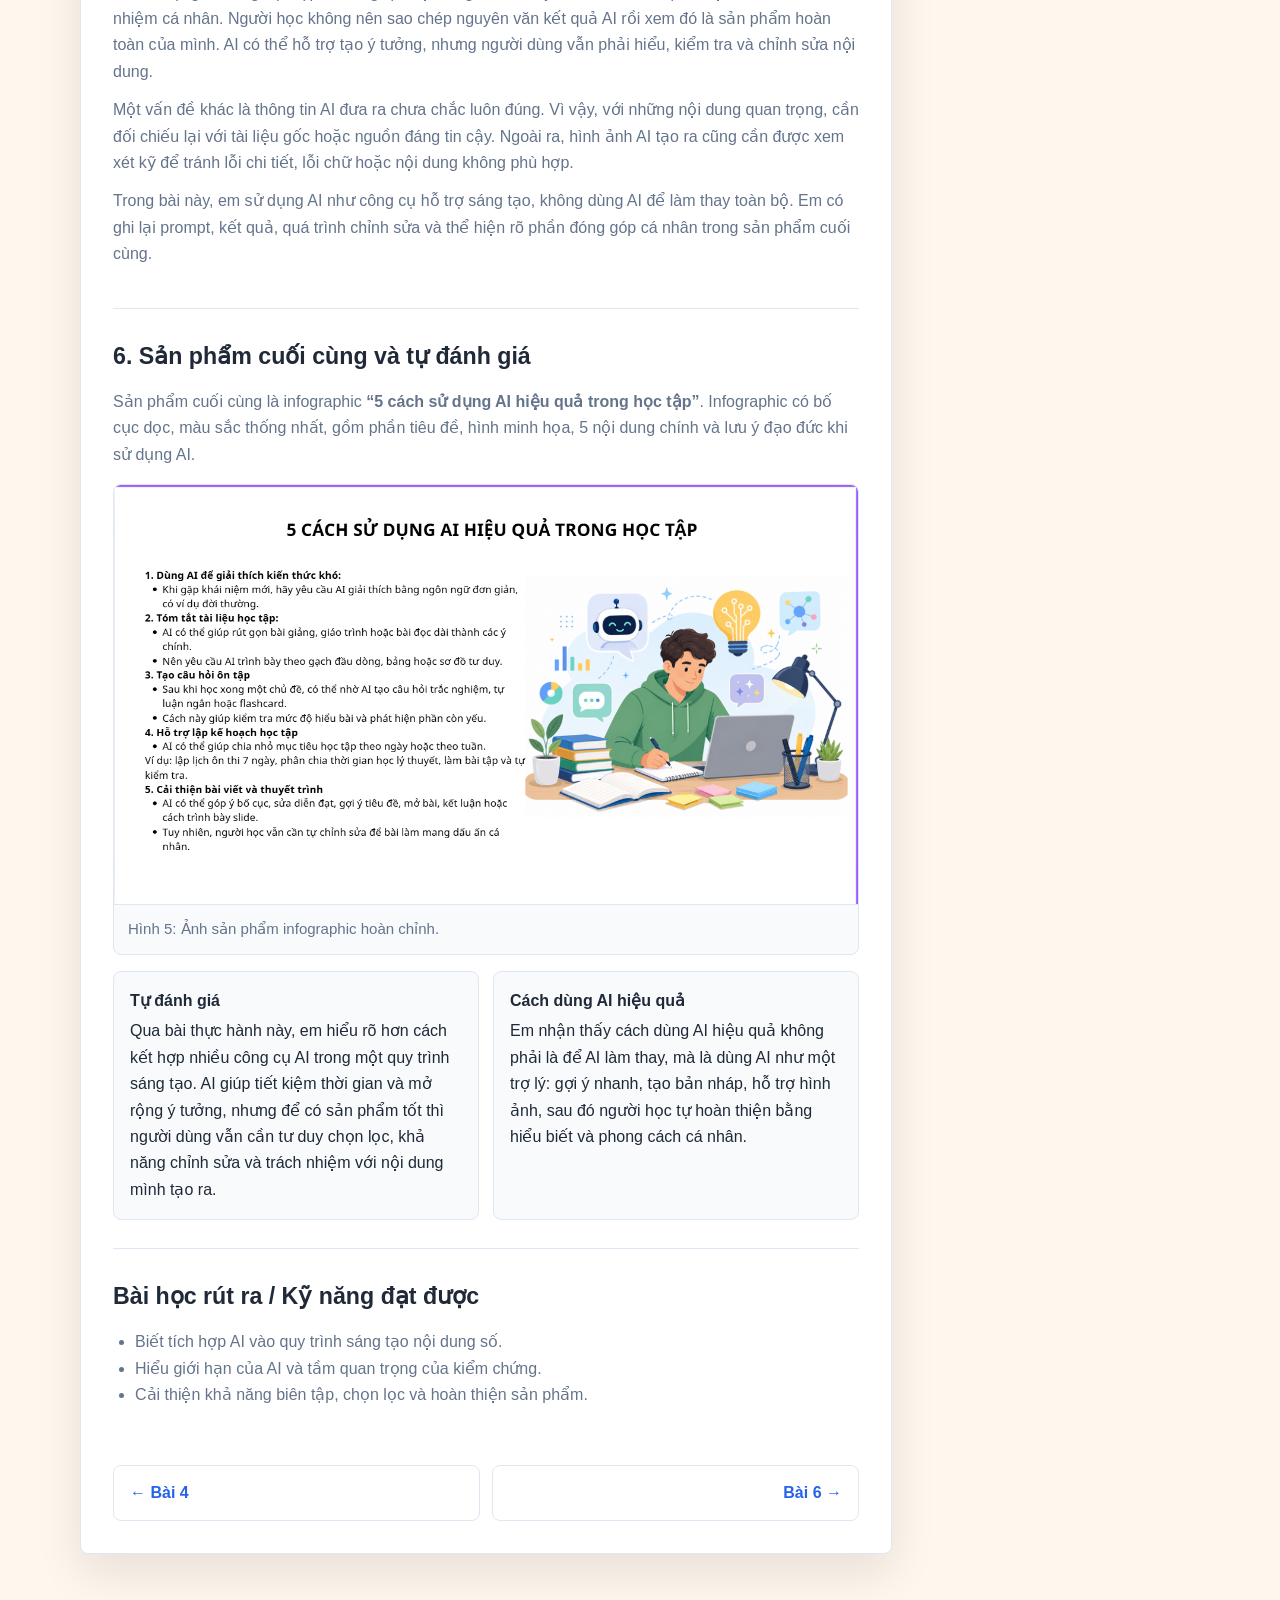
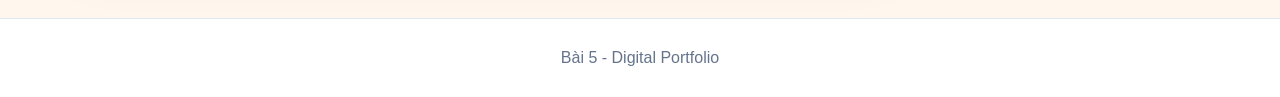
<file: pages/bai-5.html>
<!DOCTYPE html>
<html lang="vi">
<head>
  <meta charset="UTF-8">
  <meta name="viewport" content="width=device-width, initial-scale=1.0">
  <title>Bài 5 | Sử dụng AI tạo sinh</title>
  <link rel="stylesheet" href="../css/style.css">
  <style>
    .article-layout > .content-card {
      min-width: 0;
    }

    .project-summary {
      display: grid;
      grid-template-columns: repeat(3, minmax(0, 1fr));
      gap: 12px;
      margin: 18px 0 0;
      padding: 0;
      list-style: none;
    }

    .project-summary li,
    .note-box,
    .prompt-box,
    .mini-card {
      padding: 16px;
      background: #f8fafc;
      border: 1px solid var(--line);
      border-radius: var(--radius);
    }

    .project-summary strong,
    .mini-card strong {
      display: block;
      margin-bottom: 4px;
      color: var(--text);
    }

    .note-box {
      border-left: 4px solid var(--primary);
    }

    .prompt-box {
      margin: 14px 0;
      color: var(--muted);
      font-style: italic;
    }

    .mini-grid {
      display: grid;
      grid-template-columns: repeat(2, minmax(0, 1fr));
      gap: 14px;
      margin-top: 16px;
    }

    .evidence-list {
      display: grid;
      gap: 18px;
      margin-top: 18px;
    }

    .evidence-wide {
      margin: 16px 0;
      overflow: hidden;
      background: #f8fafc;
      border: 1px solid var(--line);
      border-radius: var(--radius);
    }

    .evidence-wide img {
      width: 100%;
      height: auto;
      background: #e2e8f0;
    }

    .evidence-wide figcaption {
      padding: 12px 14px;
      color: var(--muted);
      font-size: 0.94rem;
      border-top: 1px solid var(--line);
    }

    .tools-table,
    .compare-table,
    .contribution-table {
      min-width: 760px;
    }

    @media (max-width: 760px) {
      .project-summary,
      .mini-grid {
        grid-template-columns: 1fr;
      }
    }
  </style>
</head>
<body>
  <header class="site-header">
    <nav class="navbar container" aria-label="Điều hướng chính">
      <a class="brand" href="../index.html">Digital Portfolio</a>
      <button class="nav-toggle" type="button" aria-label="Mở menu" aria-expanded="false" aria-controls="main-menu">
        <span></span><span></span><span></span>
      </button>
      <div class="nav-links" id="main-menu">
        <a href="../index.html">Trang chủ</a>
        <a href="#muc-tieu">Mục tiêu</a>
        <a href="#quy-trinh">Quy trình AI</a>
        <a href="#minh-chung">Minh chứng</a>
        <a href="#bai-hoc">Bài học</a>
      </div>
    </nav>
  </header>

  <main>
    <section class="page-hero">
      <div class="container">
        <a class="breadcrumb" href="../index.html">← Quay về trang chủ</a>
        <p class="eyebrow">Bài học 05</p>
        <h1>Sử dụng AI tạo sinh để hỗ trợ sáng tạo nội dung</h1>
        <p>Báo cáo ghi lại quá trình dùng ChatGPT, công cụ tạo ảnh AI và Canva AI để xây dựng infographic “5 cách sử dụng AI hiệu quả trong học tập”.</p>
      </div>
    </section>

    <section class="section">
      <div class="container article-layout">
        <article class="content-card">
          <section class="content-section" id="muc-tieu">
            <h2>1. Mục tiêu &amp; Sản phẩm thực hiện</h2>
            <p>Trong bài thực hành này, em thực hiện một sản phẩm sáng tạo nội dung số với sự hỗ trợ của các công cụ AI tạo sinh. Sản phẩm em chọn là <strong>infographic với chủ đề “5 cách sử dụng AI hiệu quả trong học tập”</strong>.</p>
            <p>Mục tiêu của sản phẩm là giúp sinh viên năm nhất hiểu cách dùng AI như một công cụ hỗ trợ học tập, ví dụ: tóm tắt tài liệu, giải thích khái niệm khó, lập kế hoạch học tập, tạo câu hỏi ôn tập và cải thiện bài viết. Nội dung được trình bày ngắn gọn, dễ nhìn, phù hợp để đưa vào portfolio học tập cá nhân.</p>

            <ul class="project-summary">
              <li>
                <strong>Sản phẩm</strong>
                Infographic giáo dục về cách sử dụng AI hiệu quả trong học tập.
              </li>
              <li>
                <strong>Đối tượng</strong>
                Sinh viên năm nhất cần làm quen với AI trong quá trình học.
              </li>
              <li>
                <strong>Tiêu chí</strong>
                Nội dung ngắn gọn, trực quan, có kiểm chứng và có dấu ấn cá nhân.
              </li>
            </ul>

            <div class="table-wrap">
              <table class="source-table tools-table">
                <thead>
                  <tr>
                    <th>Công cụ</th>
                    <th>Vai trò</th>
                  </tr>
                </thead>
                <tbody>
                  <tr>
                    <td>ChatGPT</td>
                    <td>Gợi ý nội dung, tiêu đề và bố cục infographic.</td>
                  </tr>
                  <tr>
                    <td>Công cụ tạo ảnh AI</td>
                    <td>Tạo hình minh họa chủ đề học tập với AI.</td>
                  </tr>
                  <tr>
                    <td>Canva AI</td>
                    <td>Hỗ trợ thiết kế bố cục, màu sắc và hoàn thiện infographic.</td>
                  </tr>
                </tbody>
              </table>
            </div>

            <figure class="evidence-wide">
              <img src="../assets/bai-5/pic1-chatgpt-prompt-noi-dung.png" alt="Giao diện ChatGPT khi nhập prompt tạo nội dung infographic">
              <figcaption>Hình 1: Ảnh giao diện ChatGPT khi nhập prompt tạo nội dung infographic.</figcaption>
            </figure>
          </section>

          <section class="content-section" id="quy-trinh">
            <h2>2. Quá trình sử dụng AI</h2>

            <section>
              <h3>2.1. Sử dụng ChatGPT để tạo nội dung</h3>
              <p>Em sử dụng ChatGPT để tạo bản nháp nội dung cho infographic. Prompt đã dùng:</p>
              <p class="prompt-box">Bạn là chuyên gia thiết kế nội dung giáo dục cho sinh viên năm nhất. Hãy giúp tôi xây dựng nội dung cho một infographic chủ đề “5 cách sử dụng AI hiệu quả trong học tập”. Nội dung cần ngắn gọn, dễ hiểu, gồm tiêu đề, mô tả ngắn, 5 ý chính và phần lưu ý đạo đức khi dùng AI.</p>
              <p>Kết quả ChatGPT đưa ra khá đầy đủ, gồm 5 cách sử dụng AI trong học tập: tóm tắt tài liệu, giải thích khái niệm, lập kế hoạch học tập, tạo câu hỏi ôn tập và cải thiện bài viết. Tuy nhiên, nội dung ban đầu còn hơi dài nên em đã tự rút gọn lại để phù hợp với dạng infographic.</p>

              <h4>Nội dung sau khi chỉnh sửa</h4>
              <ol>
                <li><strong>Tóm tắt tài liệu:</strong> Dùng AI để rút ra ý chính từ tài liệu dài, sau đó tự kiểm tra lại với nguồn gốc.</li>
                <li><strong>Giải thích khái niệm khó:</strong> Yêu cầu AI giải thích bằng ví dụ đơn giản, dễ hiểu.</li>
                <li><strong>Lập kế hoạch học tập:</strong> Nhờ AI chia nhỏ nhiệm vụ và sắp xếp thời gian học.</li>
                <li><strong>Tạo câu hỏi ôn tập:</strong> Dùng AI tạo câu hỏi trắc nghiệm, tự luận hoặc flashcard.</li>
                <li><strong>Cải thiện bài viết:</strong> Nhờ AI góp ý diễn đạt, bố cục và lỗi trình bày.</li>
              </ol>

              <figure class="evidence-wide">
                <img src="../assets/bai-5/pic2-chatgpt-ket-qua-noi-dung.png" alt="Kết quả ChatGPT tạo nội dung và dàn ý ban đầu">
                <figcaption>Hình 2: Ảnh kết quả ChatGPT tạo nội dung và dàn ý ban đầu.</figcaption>
              </figure>
            </section>

            <section>
              <h3>2.2. Sử dụng AI tạo hình ảnh</h3>
              <p>Sau khi có nội dung, em dùng công cụ tạo ảnh AI để tạo hình minh họa cho infographic. Prompt đã dùng:</p>
              <p class="prompt-box">Create a clean modern illustration of a university student studying with a laptop, surrounded by books, notes and friendly AI assistant icons. Flat vector style, bright soft colors, suitable for an educational infographic. No text in the image.</p>
              <p>Kết quả AI tạo ra hình ảnh sinh viên học tập cùng laptop, sách vở và các biểu tượng công nghệ. Em chọn hình có bố cục đơn giản nhất để đưa vào infographic, vì một số hình khác có quá nhiều chi tiết hoặc tạo chữ không rõ ràng.</p>
              <p>Sau đó, em chỉnh lại kích thước hình trong Canva, đặt hình ở phần đầu infographic để tạo điểm nhấn nhưng không làm rối nội dung chính.</p>

              <figure class="evidence-wide">
                <img src="../assets/bai-5/pic3-chatgpt-tao-anh-minh-hoa.png" alt="Prompt và kết quả hình minh họa do AI tạo ra">
                <figcaption>Hình 3: Ảnh prompt và kết quả hình minh họa do AI tạo ra.</figcaption>
              </figure>
            </section>

            <section>
              <h3>2.3. Sử dụng Canva AI để thiết kế</h3>
              <p>Em sử dụng Canva AI để chọn mẫu infographic dọc, sau đó đưa nội dung và hình ảnh đã chuẩn bị vào thiết kế. Canva AI hỗ trợ gợi ý bố cục, màu sắc và vị trí các khối nội dung.</p>
              <p>Tuy nhiên, em không dùng nguyên mẫu có sẵn mà chỉnh sửa lại:</p>
              <ul>
                <li>Đổi màu chủ đạo sang xanh dương và trắng để phù hợp với chủ đề công nghệ.</li>
                <li>Chia nội dung thành 5 khối rõ ràng.</li>
                <li>Thêm biểu tượng nhỏ cho từng ý.</li>
                <li>Rút ngắn câu chữ để dễ đọc hơn.</li>
                <li>Thêm phần lưu ý đạo đức ở cuối infographic.</li>
                <li>Kiểm tra lại chính tả, căn lề và độ tương phản.</li>
              </ul>

              <figure class="evidence-wide">
                <img src="../assets/bai-5/pic4-canva-thiet-ke-infographic.png" alt="Quá trình chỉnh sửa bố cục, màu sắc và nội dung trong Canva">
                <figcaption>Hình 4: Ảnh quá trình chỉnh sửa bố cục, màu sắc và nội dung trong Canva.</figcaption>
              </figure>
            </section>
          </section>

          <section class="content-section" id="so-sanh">
            <h2>3. So sánh các công cụ AI đã sử dụng</h2>
            <div class="table-wrap">
              <table class="source-table compare-table">
                <thead>
                  <tr>
                    <th>Tiêu chí</th>
                    <th>ChatGPT</th>
                    <th>AI tạo hình ảnh</th>
                    <th>Canva AI</th>
                  </tr>
                </thead>
                <tbody>
                  <tr>
                    <td>Điểm mạnh</td>
                    <td>Tạo ý tưởng nhanh, nội dung rõ.</td>
                    <td>Tạo hình minh họa đẹp, trực quan.</td>
                    <td>Dễ thiết kế, có nhiều mẫu sẵn.</td>
                  </tr>
                  <tr>
                    <td>Hạn chế</td>
                    <td>Nội dung đôi lúc dài, chung chung.</td>
                    <td>Có thể tạo chi tiết thừa hoặc lỗi chữ.</td>
                    <td>Mẫu dễ bị rập khuôn nếu không chỉnh.</td>
                  </tr>
                  <tr>
                    <td>Cách em xử lý</td>
                    <td>Rút gọn, viết lại theo ý mình.</td>
                    <td>Chọn ảnh đơn giản, bỏ ảnh lỗi.</td>
                    <td>Tự chỉnh màu, bố cục, font chữ.</td>
                  </tr>
                </tbody>
              </table>
            </div>
            <p>Qua so sánh, em thấy mỗi công cụ phù hợp với một giai đoạn khác nhau. ChatGPT hiệu quả nhất ở bước tạo ý tưởng và nội dung. Công cụ tạo ảnh AI giúp tiết kiệm thời gian tìm hoặc tự vẽ hình minh họa. Canva AI phù hợp ở bước hoàn thiện sản phẩm vì dễ chỉnh sửa và trình bày trực quan.</p>
            <p>Tuy vậy, cả ba công cụ đều cần sự kiểm soát của người dùng. Nếu dùng nguyên kết quả AI, sản phẩm có thể thiếu dấu ấn cá nhân. Vì vậy, em chỉ sử dụng AI để hỗ trợ, còn bản cuối cùng được chỉnh sửa theo mục tiêu và thẩm mỹ cá nhân.</p>
          </section>

          <section class="content-section" id="vai-tro">
            <h2>4. Vai trò của AI và đóng góp cá nhân</h2>
            <p>AI giúp quá trình sáng tạo nhanh hơn, đặc biệt ở bước lên ý tưởng, viết bản nháp và tạo hình minh họa. Thay vì bắt đầu từ trang trắng, em có thể dựa vào gợi ý của AI để chọn lọc và phát triển sản phẩm.</p>
            <p>Tuy nhiên, AI không thay thế hoàn toàn vai trò của người học. Em vẫn phải tự quyết định chủ đề, chọn nội dung phù hợp, chỉnh sửa câu chữ, kiểm tra tính chính xác, chọn hình ảnh và hoàn thiện bố cục. Sản phẩm cuối cùng có sự hỗ trợ của AI nhưng phần chỉnh sửa, lựa chọn và hoàn thiện chủ yếu do cá nhân thực hiện.</p>

            <div class="table-wrap">
              <table class="source-table contribution-table">
                <thead>
                  <tr>
                    <th>Thành phần</th>
                    <th>AI hỗ trợ</th>
                    <th>Cá nhân chỉnh sửa</th>
                  </tr>
                </thead>
                <tbody>
                  <tr>
                    <td>Ý tưởng nội dung</td>
                    <td>40%</td>
                    <td>60%</td>
                  </tr>
                  <tr>
                    <td>Hình minh họa</td>
                    <td>60%</td>
                    <td>40%</td>
                  </tr>
                  <tr>
                    <td>Bố cục thiết kế</td>
                    <td>40%</td>
                    <td>60%</td>
                  </tr>
                  <tr>
                    <td>Hoàn thiện sản phẩm</td>
                    <td>30%</td>
                    <td>70%</td>
                  </tr>
                </tbody>
              </table>
            </div>

            <p>Nhìn chung, đóng góp cá nhân chiếm trên 50% vì em không sao chép nguyên văn đầu ra của AI mà có chỉnh sửa, chọn lọc và tổ chức lại thành sản phẩm hoàn chỉnh.</p>
          </section>

          <section class="content-section" id="dao-duc">
            <h2>5. Vấn đề đạo đức khi sử dụng AI</h2>
            <p>Khi sử dụng AI trong học tập và sáng tạo nội dung, cần chú ý đến tính minh bạch, độ chính xác và trách nhiệm cá nhân. Người học không nên sao chép nguyên văn kết quả AI rồi xem đó là sản phẩm hoàn toàn của mình. AI có thể hỗ trợ tạo ý tưởng, nhưng người dùng vẫn phải hiểu, kiểm tra và chỉnh sửa nội dung.</p>
            <p>Một vấn đề khác là thông tin AI đưa ra chưa chắc luôn đúng. Vì vậy, với những nội dung quan trọng, cần đối chiếu lại với tài liệu gốc hoặc nguồn đáng tin cậy. Ngoài ra, hình ảnh AI tạo ra cũng cần được xem xét kỹ để tránh lỗi chi tiết, lỗi chữ hoặc nội dung không phù hợp.</p>
            <p>Trong bài này, em sử dụng AI như công cụ hỗ trợ sáng tạo, không dùng AI để làm thay toàn bộ. Em có ghi lại prompt, kết quả, quá trình chỉnh sửa và thể hiện rõ phần đóng góp cá nhân trong sản phẩm cuối cùng.</p>
          </section>

          <section class="content-section" id="minh-chung">
            <h2>6. Sản phẩm cuối cùng và tự đánh giá</h2>
            <p>Sản phẩm cuối cùng là infographic <strong>“5 cách sử dụng AI hiệu quả trong học tập”</strong>. Infographic có bố cục dọc, màu sắc thống nhất, gồm phần tiêu đề, hình minh họa, 5 nội dung chính và lưu ý đạo đức khi sử dụng AI.</p>

            <figure class="evidence-wide">
              <img src="../assets/bai-5/pic5-san-pham-cuoi-infographic.png" alt="Sản phẩm infographic hoàn chỉnh">
              <figcaption>Hình 5: Ảnh sản phẩm infographic hoàn chỉnh.</figcaption>
            </figure>

            <div class="mini-grid">
              <div class="mini-card">
                <strong>Tự đánh giá</strong>
                Qua bài thực hành này, em hiểu rõ hơn cách kết hợp nhiều công cụ AI trong một quy trình sáng tạo. AI giúp tiết kiệm thời gian và mở rộng ý tưởng, nhưng để có sản phẩm tốt thì người dùng vẫn cần tư duy chọn lọc, khả năng chỉnh sửa và trách nhiệm với nội dung mình tạo ra.
              </div>
              <div class="mini-card">
                <strong>Cách dùng AI hiệu quả</strong>
                Em nhận thấy cách dùng AI hiệu quả không phải là để AI làm thay, mà là dùng AI như một trợ lý: gợi ý nhanh, tạo bản nháp, hỗ trợ hình ảnh, sau đó người học tự hoàn thiện bằng hiểu biết và phong cách cá nhân.
              </div>
            </div>
          </section>

          <section class="content-section" id="bai-hoc">
            <h2>Bài học rút ra / Kỹ năng đạt được</h2>
            <ul>
              <li>Biết tích hợp AI vào quy trình sáng tạo nội dung số.</li>
              <li>Hiểu giới hạn của AI và tầm quan trọng của kiểm chứng.</li>
              <li>Cải thiện khả năng biên tập, chọn lọc và hoàn thiện sản phẩm.</li>
            </ul>
          </section>

          <nav class="pager" aria-label="Điều hướng bài học">
            <a href="bai-4.html">← Bài 4</a>
            <a href="bai-6.html">Bài 6 →</a>
          </nav>
        </article>

        <aside class="side-nav">
          <h2>Trong trang này</h2>
          <a href="#muc-tieu">Mục tiêu</a>
          <a href="#quy-trinh">Quy trình AI</a>
          <a href="#so-sanh">So sánh</a>
          <a href="#vai-tro">Vai trò</a>
          <a href="#dao-duc">Đạo đức</a>
          <a href="#minh-chung">Minh chứng</a>
          <a href="#bai-hoc">Bài học</a>
          <a href="../index.html">Trang chủ</a>
        </aside>
      </div>
    </section>
  </main>

  <footer class="site-footer">
    <div class="container"><p>Bài 5 - Digital Portfolio</p></div>
  </footer>

  <script src="../js/main.js"></script>
</body>
</html>
</file>
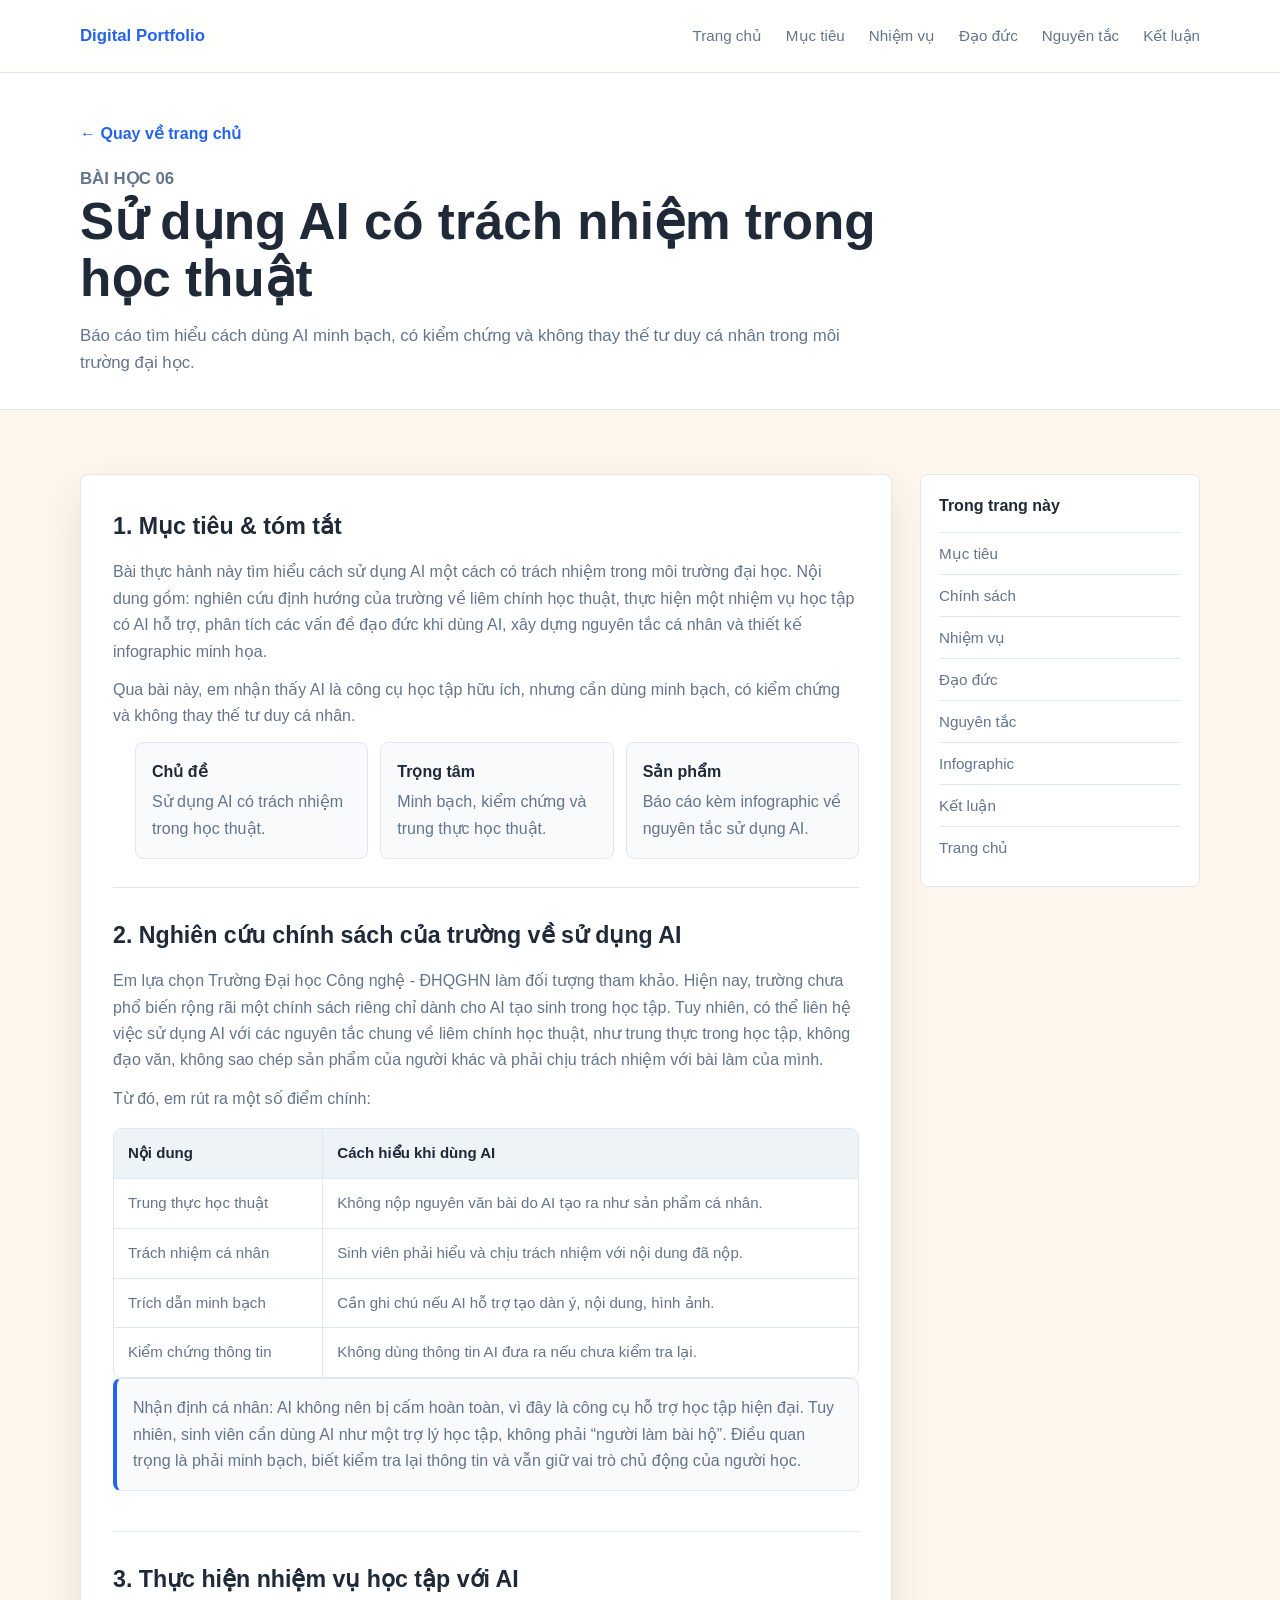
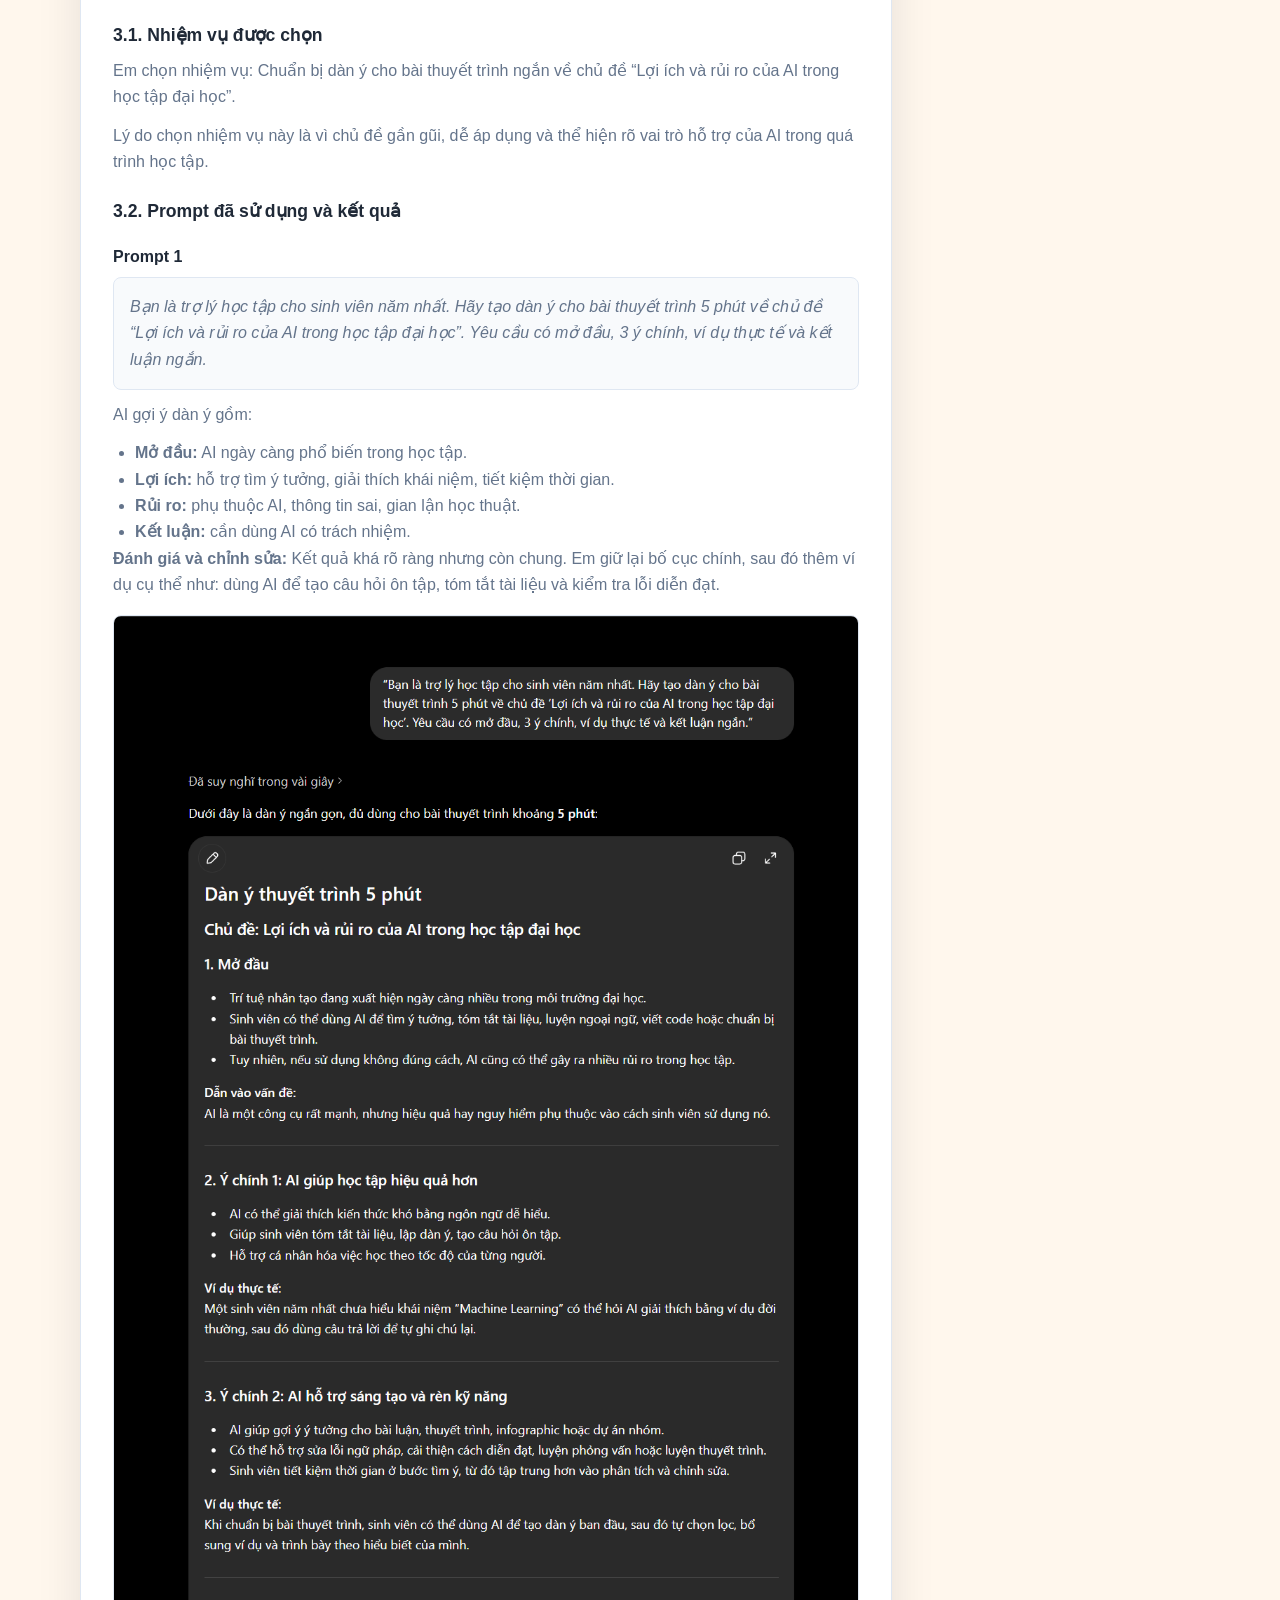
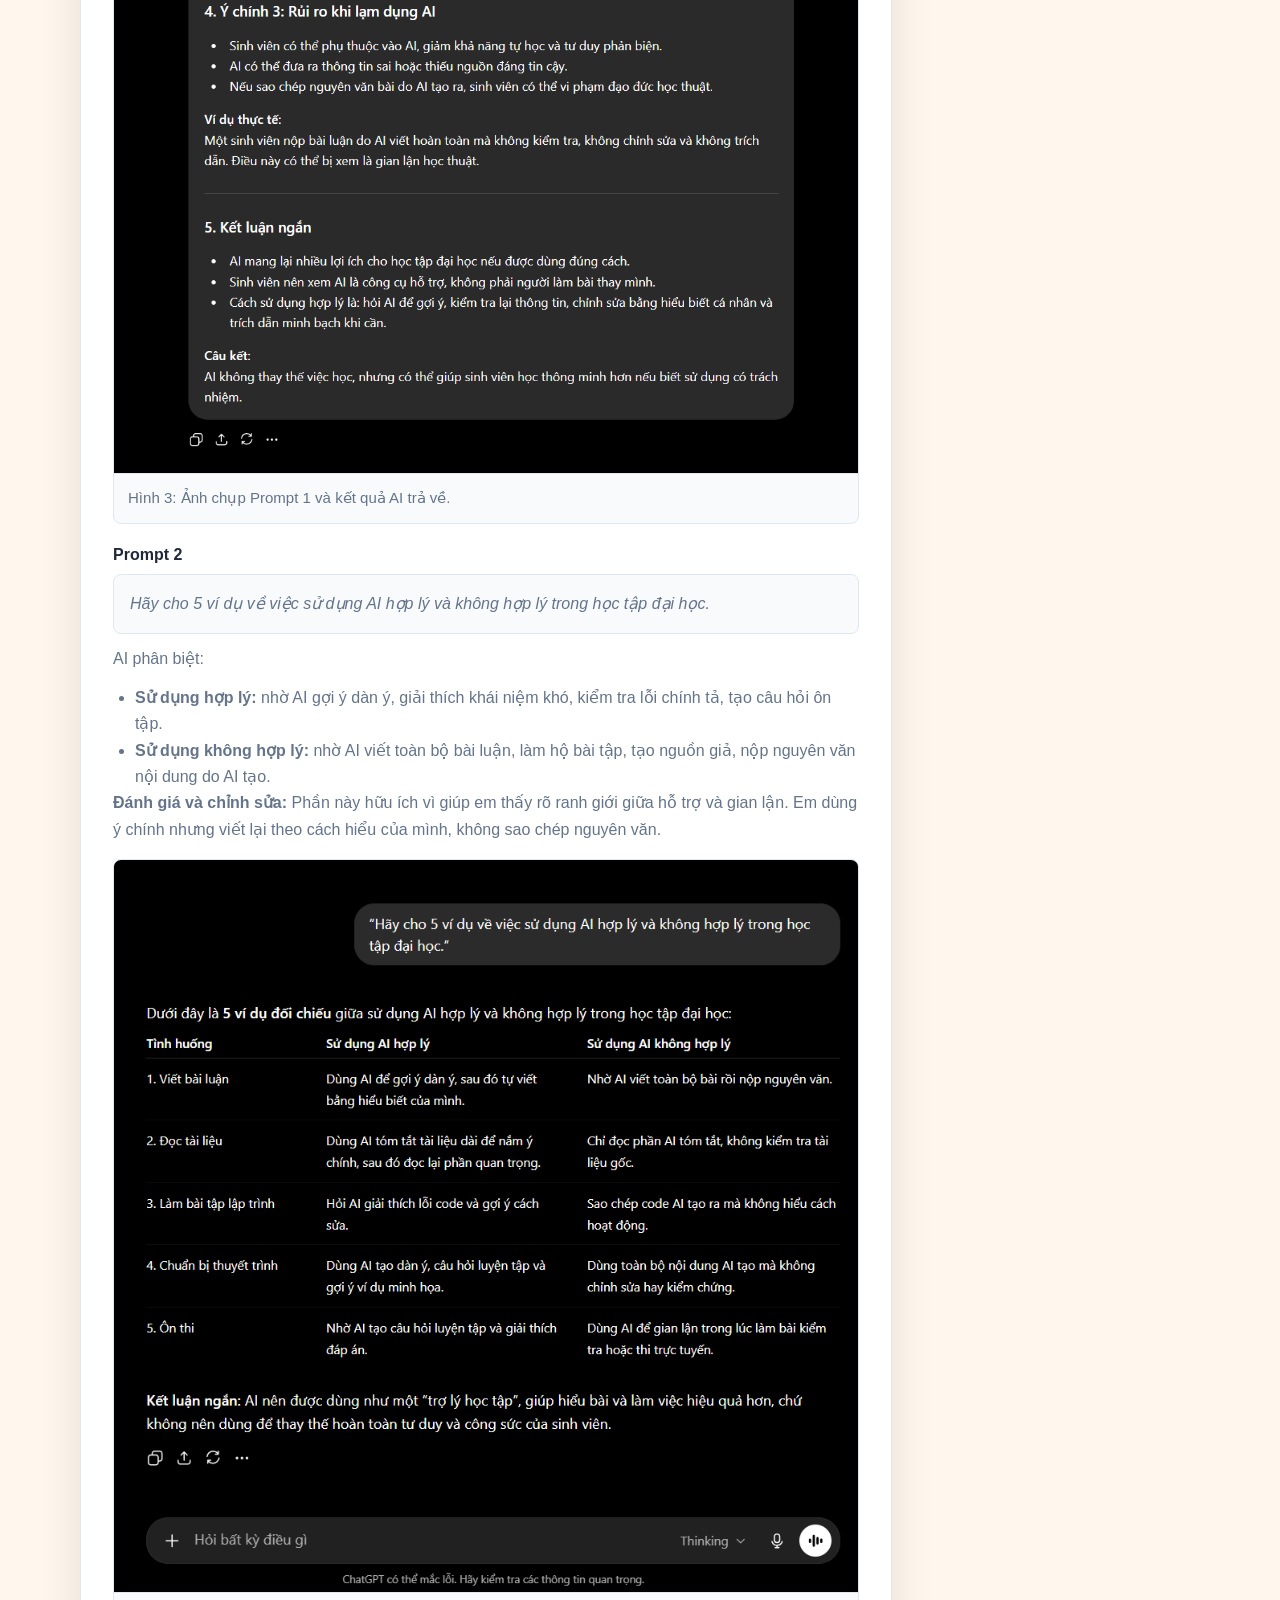
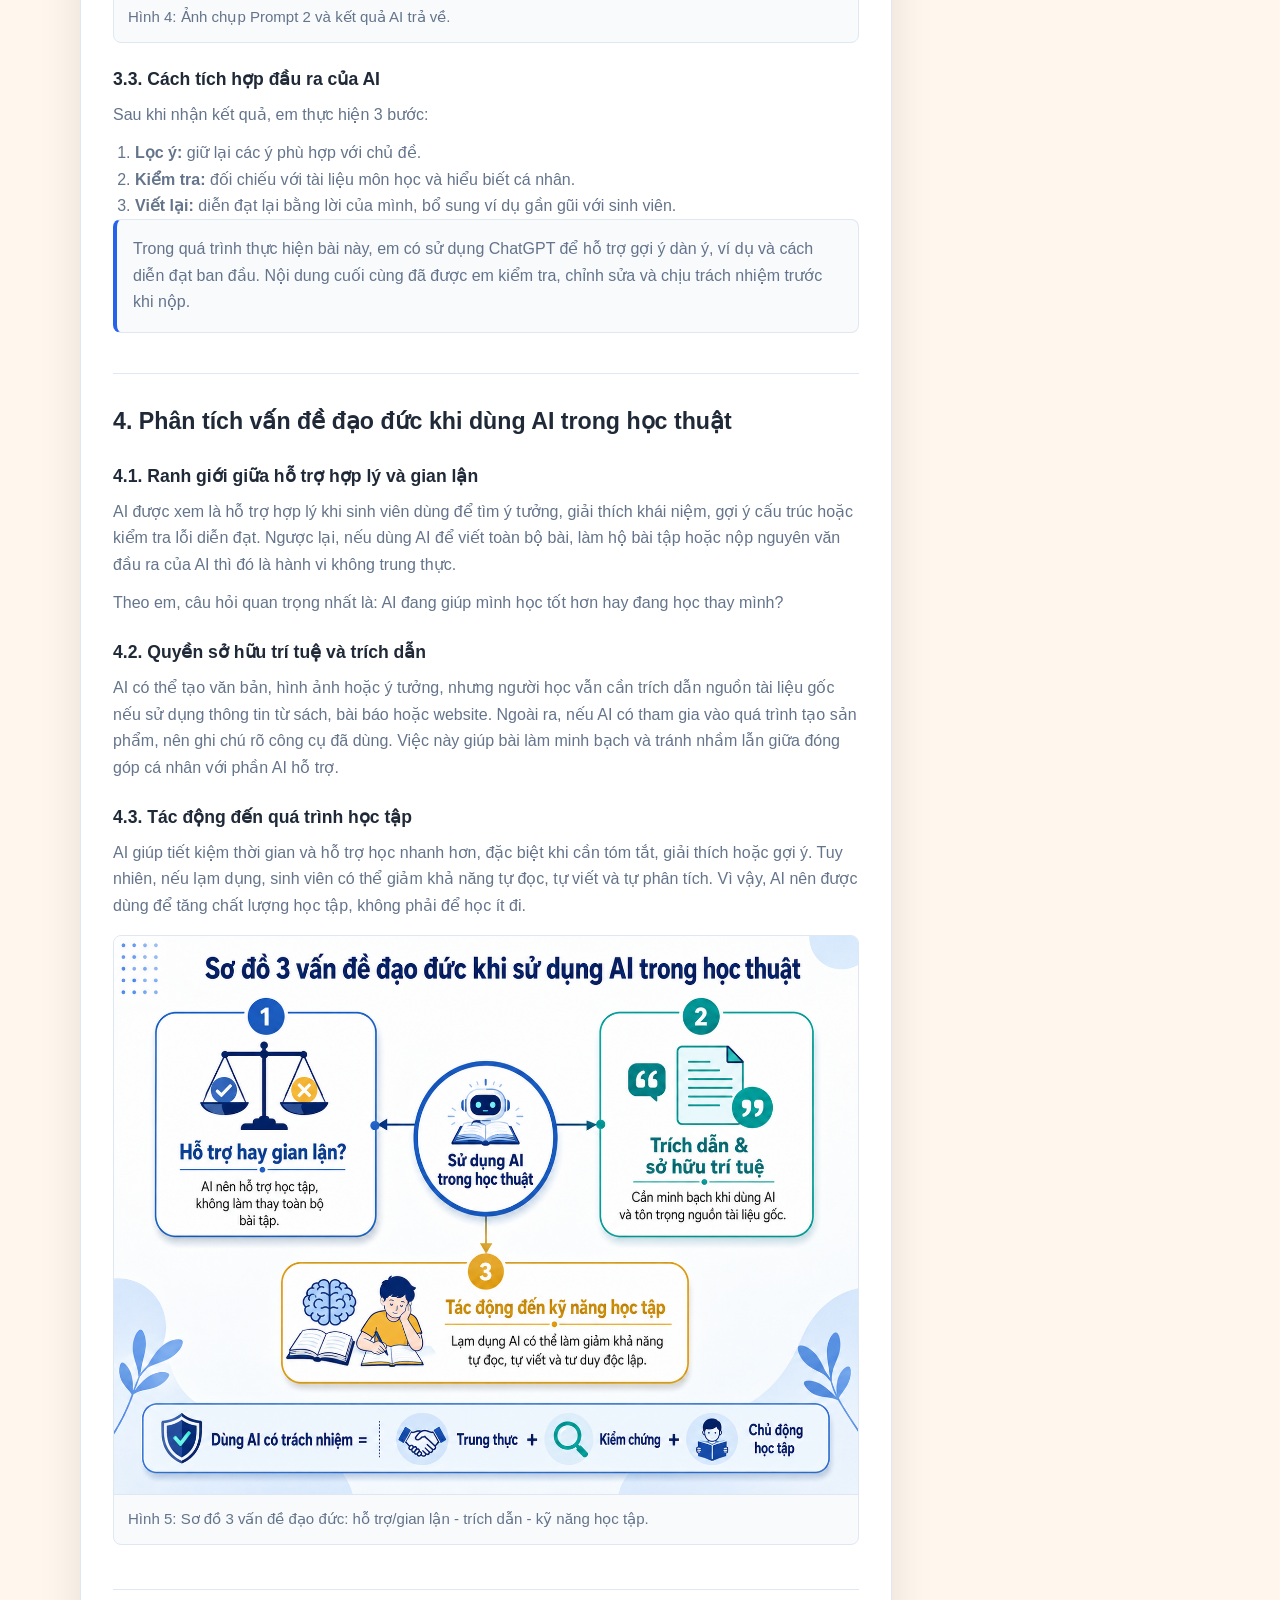
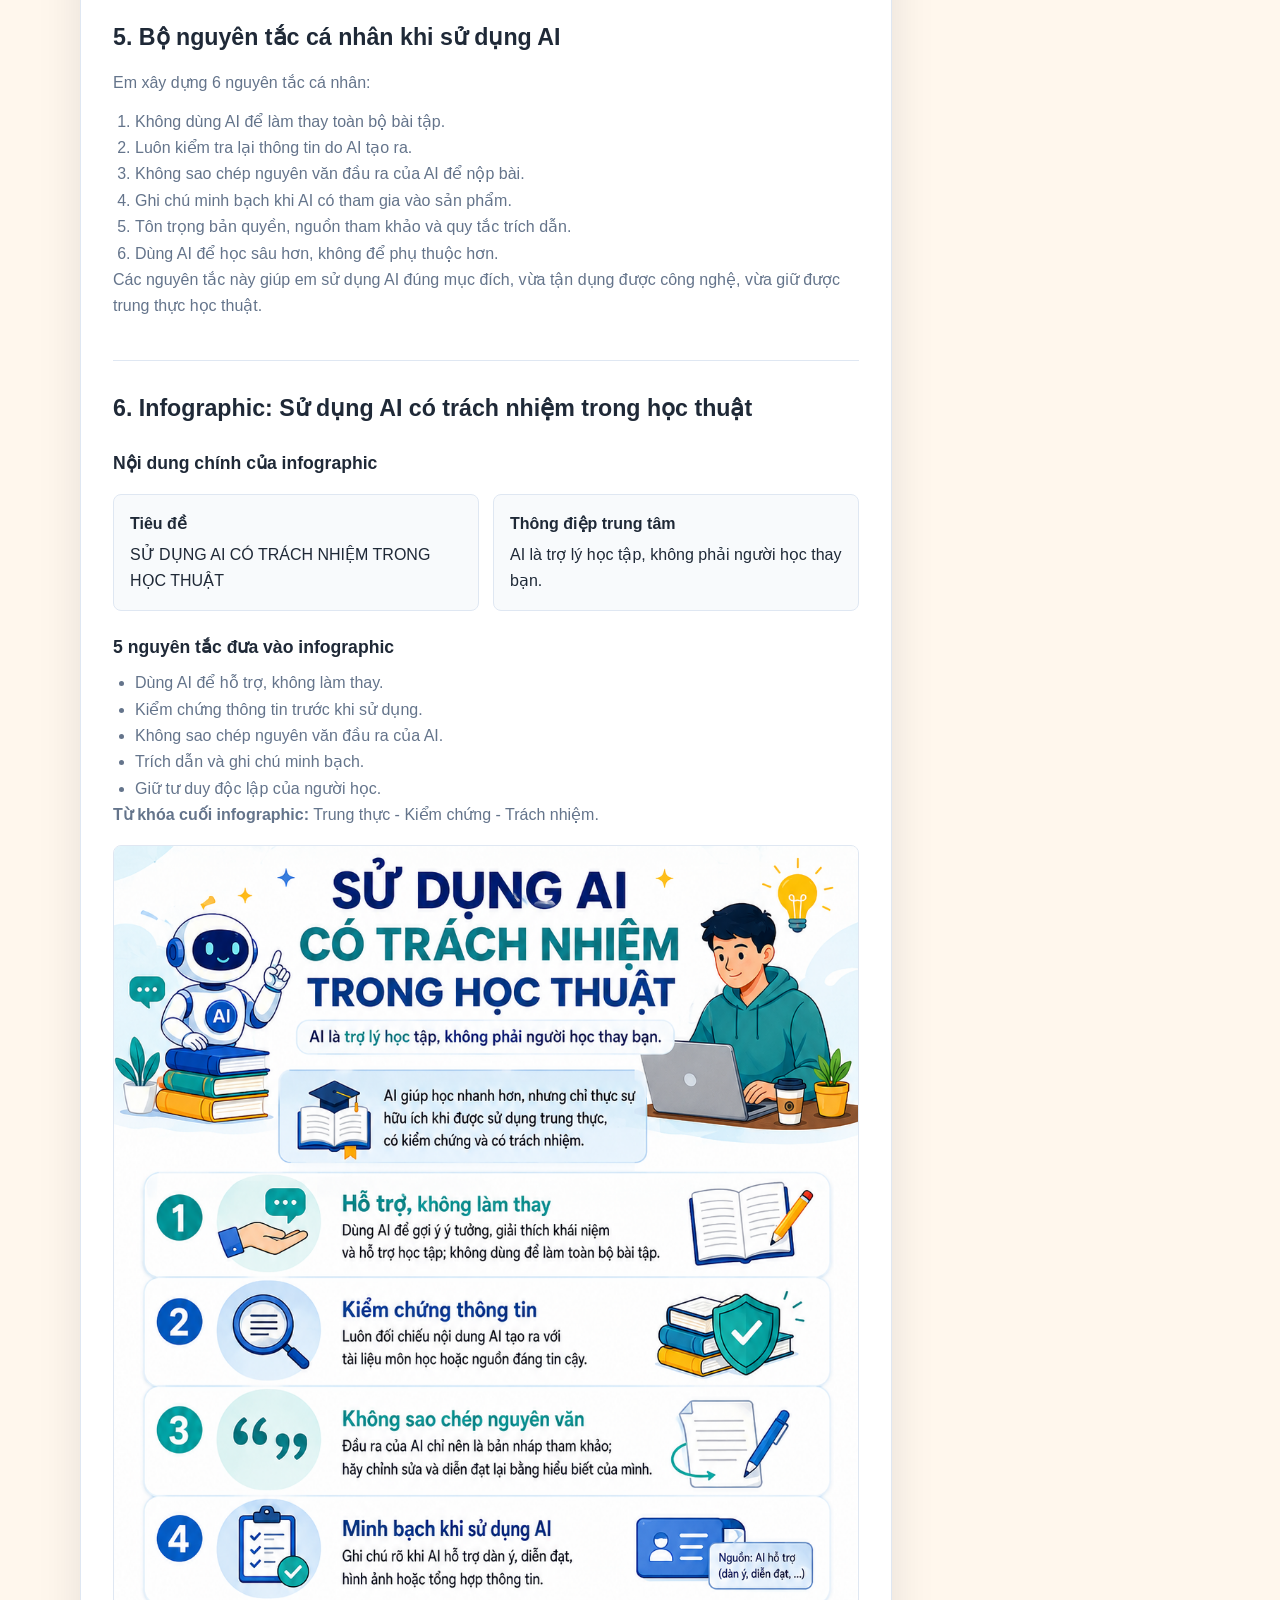
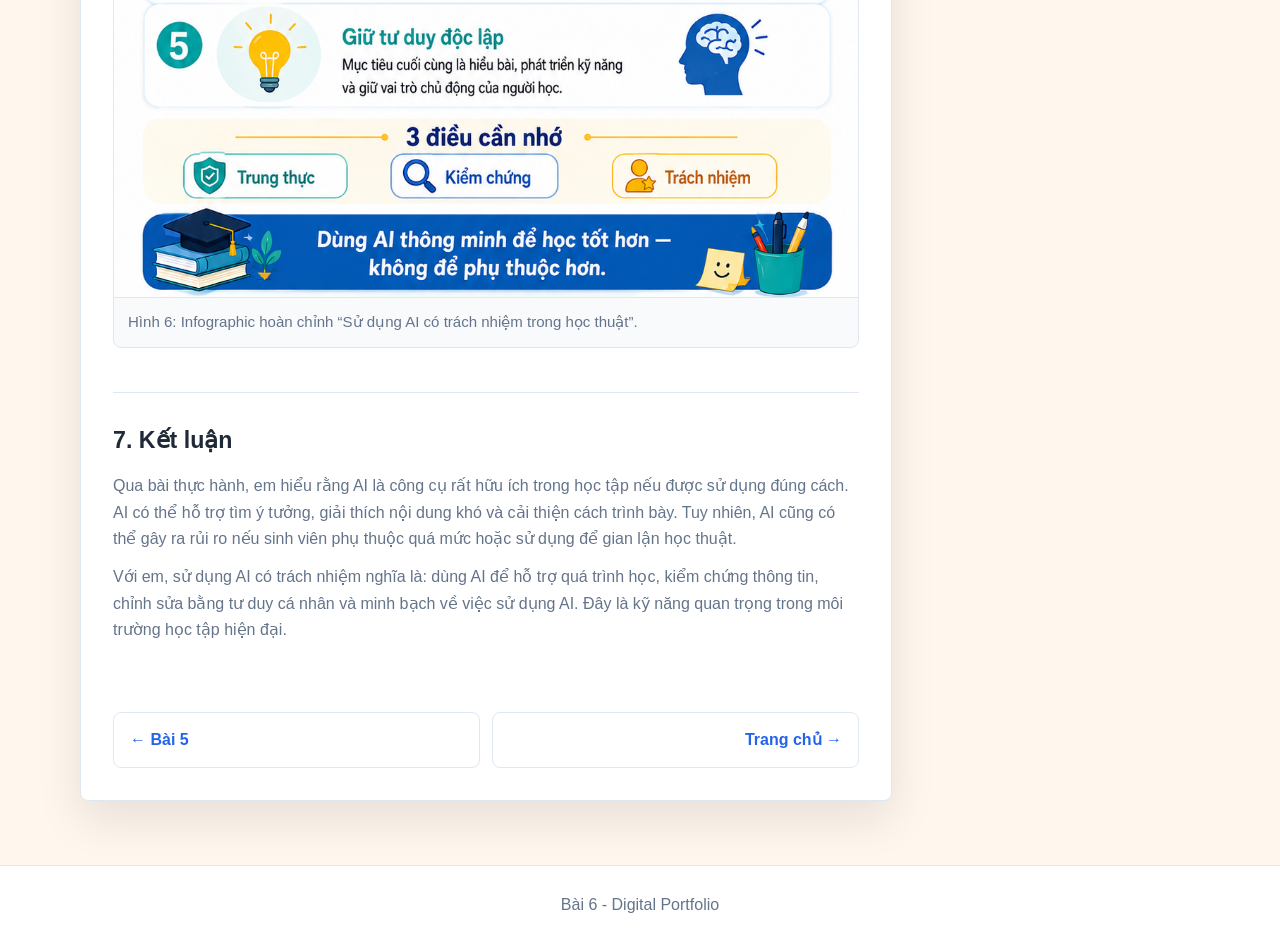
<file: pages/bai-6.html>
<!DOCTYPE html>
<html lang="vi">
<head>
  <meta charset="UTF-8">
  <meta name="viewport" content="width=device-width, initial-scale=1.0">
  <title>Bài 6 | Sử dụng AI có trách nhiệm</title>
  <link rel="stylesheet" href="../css/style.css">
  <style>
    .article-layout > .content-card {
      min-width: 0;
    }

    .project-summary {
      display: grid;
      grid-template-columns: repeat(3, minmax(0, 1fr));
      gap: 12px;
      margin: 18px 0 0;
      padding: 0;
      list-style: none;
    }

    .project-summary li,
    .note-box,
    .prompt-box,
    .mini-card {
      padding: 16px;
      background: #f8fafc;
      border: 1px solid var(--line);
      border-radius: var(--radius);
    }

    .project-summary strong,
    .mini-card strong {
      display: block;
      margin-bottom: 4px;
      color: var(--text);
    }

    .note-box {
      border-left: 4px solid var(--primary);
    }

    .prompt-box {
      margin: 14px 0;
      color: var(--muted);
      font-style: italic;
    }

    .mini-grid {
      display: grid;
      grid-template-columns: repeat(2, minmax(0, 1fr));
      gap: 14px;
      margin-top: 16px;
    }

    .evidence-wide {
      margin: 16px 0;
      overflow: hidden;
      background: #f8fafc;
      border: 1px solid var(--line);
      border-radius: var(--radius);
    }

    .evidence-wide img {
      width: 100%;
      height: auto;
      background: #e2e8f0;
    }

    .evidence-wide figcaption {
      padding: 12px 14px;
      color: var(--muted);
      font-size: 0.94rem;
      border-top: 1px solid var(--line);
    }

    .policy-table {
      min-width: 760px;
    }

    @media (max-width: 760px) {
      .project-summary,
      .mini-grid {
        grid-template-columns: 1fr;
      }
    }
  </style>
</head>
<body>
  <header class="site-header">
    <nav class="navbar container" aria-label="Điều hướng chính">
      <a class="brand" href="../index.html">Digital Portfolio</a>
      <button class="nav-toggle" type="button" aria-label="Mở menu" aria-expanded="false" aria-controls="main-menu">
        <span></span><span></span><span></span>
      </button>
      <div class="nav-links" id="main-menu">
        <a href="../index.html">Trang chủ</a>
        <a href="#muc-tieu">Mục tiêu</a>
        <a href="#nhiem-vu">Nhiệm vụ</a>
        <a href="#dao-duc">Đạo đức</a>
        <a href="#nguyen-tac">Nguyên tắc</a>
        <a href="#ket-luan">Kết luận</a>
      </div>
    </nav>
  </header>

  <main>
    <section class="page-hero">
      <div class="container">
        <a class="breadcrumb" href="../index.html">← Quay về trang chủ</a>
        <p class="eyebrow">Bài học 06</p>
        <h1>Sử dụng AI có trách nhiệm trong học thuật</h1>
        <p>Báo cáo tìm hiểu cách dùng AI minh bạch, có kiểm chứng và không thay thế tư duy cá nhân trong môi trường đại học.</p>
      </div>
    </section>

    <section class="section">
      <div class="container article-layout">
        <article class="content-card">
          <section class="content-section" id="muc-tieu">
            <h2>1. Mục tiêu &amp; tóm tắt</h2>
            <p>Bài thực hành này tìm hiểu cách sử dụng AI một cách có trách nhiệm trong môi trường đại học. Nội dung gồm: nghiên cứu định hướng của trường về liêm chính học thuật, thực hiện một nhiệm vụ học tập có AI hỗ trợ, phân tích các vấn đề đạo đức khi dùng AI, xây dựng nguyên tắc cá nhân và thiết kế infographic minh họa.</p>
            <p>Qua bài này, em nhận thấy AI là công cụ học tập hữu ích, nhưng cần dùng minh bạch, có kiểm chứng và không thay thế tư duy cá nhân.</p>

            <ul class="project-summary">
              <li>
                <strong>Chủ đề</strong>
                Sử dụng AI có trách nhiệm trong học thuật.
              </li>
              <li>
                <strong>Trọng tâm</strong>
                Minh bạch, kiểm chứng và trung thực học thuật.
              </li>
              <li>
                <strong>Sản phẩm</strong>
                Báo cáo kèm infographic về nguyên tắc sử dụng AI.
              </li>
            </ul>
          </section>

          <section class="content-section" id="chinh-sach">
            <h2>2. Nghiên cứu chính sách của trường về sử dụng AI</h2>
            <p>Em lựa chọn Trường Đại học Công nghệ - ĐHQGHN làm đối tượng tham khảo. Hiện nay, trường chưa phổ biến rộng rãi một chính sách riêng chỉ dành cho AI tạo sinh trong học tập. Tuy nhiên, có thể liên hệ việc sử dụng AI với các nguyên tắc chung về liêm chính học thuật, như trung thực trong học tập, không đạo văn, không sao chép sản phẩm của người khác và phải chịu trách nhiệm với bài làm của mình.</p>
            <p>Từ đó, em rút ra một số điểm chính:</p>

            <div class="table-wrap">
              <table class="source-table policy-table">
                <thead>
                  <tr>
                    <th>Nội dung</th>
                    <th>Cách hiểu khi dùng AI</th>
                  </tr>
                </thead>
                <tbody>
                  <tr>
                    <td>Trung thực học thuật</td>
                    <td>Không nộp nguyên văn bài do AI tạo ra như sản phẩm cá nhân.</td>
                  </tr>
                  <tr>
                    <td>Trách nhiệm cá nhân</td>
                    <td>Sinh viên phải hiểu và chịu trách nhiệm với nội dung đã nộp.</td>
                  </tr>
                  <tr>
                    <td>Trích dẫn minh bạch</td>
                    <td>Cần ghi chú nếu AI hỗ trợ tạo dàn ý, nội dung, hình ảnh.</td>
                  </tr>
                  <tr>
                    <td>Kiểm chứng thông tin</td>
                    <td>Không dùng thông tin AI đưa ra nếu chưa kiểm tra lại.</td>
                  </tr>
                </tbody>
              </table>
            </div>

            <p class="note-box">Nhận định cá nhân: AI không nên bị cấm hoàn toàn, vì đây là công cụ hỗ trợ học tập hiện đại. Tuy nhiên, sinh viên cần dùng AI như một trợ lý học tập, không phải “người làm bài hộ”. Điều quan trọng là phải minh bạch, biết kiểm tra lại thông tin và vẫn giữ vai trò chủ động của người học.</p>
          </section>

          <section class="content-section" id="nhiem-vu">
            <h2>3. Thực hiện nhiệm vụ học tập với AI</h2>

            <section>
              <h3>3.1. Nhiệm vụ được chọn</h3>
              <p>Em chọn nhiệm vụ: Chuẩn bị dàn ý cho bài thuyết trình ngắn về chủ đề “Lợi ích và rủi ro của AI trong học tập đại học”.</p>
              <p>Lý do chọn nhiệm vụ này là vì chủ đề gần gũi, dễ áp dụng và thể hiện rõ vai trò hỗ trợ của AI trong quá trình học tập.</p>
            </section>

            <section>
              <h3>3.2. Prompt đã sử dụng và kết quả</h3>
              <h4>Prompt 1</h4>
              <p class="prompt-box">Bạn là trợ lý học tập cho sinh viên năm nhất. Hãy tạo dàn ý cho bài thuyết trình 5 phút về chủ đề “Lợi ích và rủi ro của AI trong học tập đại học”. Yêu cầu có mở đầu, 3 ý chính, ví dụ thực tế và kết luận ngắn.</p>
              <p>AI gợi ý dàn ý gồm:</p>
              <ul>
                <li><strong>Mở đầu:</strong> AI ngày càng phổ biến trong học tập.</li>
                <li><strong>Lợi ích:</strong> hỗ trợ tìm ý tưởng, giải thích khái niệm, tiết kiệm thời gian.</li>
                <li><strong>Rủi ro:</strong> phụ thuộc AI, thông tin sai, gian lận học thuật.</li>
                <li><strong>Kết luận:</strong> cần dùng AI có trách nhiệm.</li>
              </ul>
              <p><strong>Đánh giá và chỉnh sửa:</strong> Kết quả khá rõ ràng nhưng còn chung. Em giữ lại bố cục chính, sau đó thêm ví dụ cụ thể như: dùng AI để tạo câu hỏi ôn tập, tóm tắt tài liệu và kiểm tra lỗi diễn đạt.</p>

              <figure class="evidence-wide">
                <img src="../assets/bai-6/Ảnh 3 Prompt 1 và kết quả AI.png" alt="Prompt 1 và kết quả AI trả về">
                <figcaption>Hình 3: Ảnh chụp Prompt 1 và kết quả AI trả về.</figcaption>
              </figure>

              <h4>Prompt 2</h4>
              <p class="prompt-box">Hãy cho 5 ví dụ về việc sử dụng AI hợp lý và không hợp lý trong học tập đại học.</p>
              <p>AI phân biệt:</p>
              <ul>
                <li><strong>Sử dụng hợp lý:</strong> nhờ AI gợi ý dàn ý, giải thích khái niệm khó, kiểm tra lỗi chính tả, tạo câu hỏi ôn tập.</li>
                <li><strong>Sử dụng không hợp lý:</strong> nhờ AI viết toàn bộ bài luận, làm hộ bài tập, tạo nguồn giả, nộp nguyên văn nội dung do AI tạo.</li>
              </ul>
              <p><strong>Đánh giá và chỉnh sửa:</strong> Phần này hữu ích vì giúp em thấy rõ ranh giới giữa hỗ trợ và gian lận. Em dùng ý chính nhưng viết lại theo cách hiểu của mình, không sao chép nguyên văn.</p>

              <figure class="evidence-wide">
                <img src="../assets/bai-6/Ảnh 4 Prompt 2 và kết quả AI.png" alt="Prompt 2 và kết quả AI trả về">
                <figcaption>Hình 4: Ảnh chụp Prompt 2 và kết quả AI trả về.</figcaption>
              </figure>
            </section>

            <section>
              <h3>3.3. Cách tích hợp đầu ra của AI</h3>
              <p>Sau khi nhận kết quả, em thực hiện 3 bước:</p>
              <ol>
                <li><strong>Lọc ý:</strong> giữ lại các ý phù hợp với chủ đề.</li>
                <li><strong>Kiểm tra:</strong> đối chiếu với tài liệu môn học và hiểu biết cá nhân.</li>
                <li><strong>Viết lại:</strong> diễn đạt lại bằng lời của mình, bổ sung ví dụ gần gũi với sinh viên.</li>
              </ol>
              <p class="note-box">Trong quá trình thực hiện bài này, em có sử dụng ChatGPT để hỗ trợ gợi ý dàn ý, ví dụ và cách diễn đạt ban đầu. Nội dung cuối cùng đã được em kiểm tra, chỉnh sửa và chịu trách nhiệm trước khi nộp.</p>
            </section>
          </section>

          <section class="content-section" id="dao-duc">
            <h2>4. Phân tích vấn đề đạo đức khi dùng AI trong học thuật</h2>

            <section>
              <h3>4.1. Ranh giới giữa hỗ trợ hợp lý và gian lận</h3>
              <p>AI được xem là hỗ trợ hợp lý khi sinh viên dùng để tìm ý tưởng, giải thích khái niệm, gợi ý cấu trúc hoặc kiểm tra lỗi diễn đạt. Ngược lại, nếu dùng AI để viết toàn bộ bài, làm hộ bài tập hoặc nộp nguyên văn đầu ra của AI thì đó là hành vi không trung thực.</p>
              <p>Theo em, câu hỏi quan trọng nhất là: AI đang giúp mình học tốt hơn hay đang học thay mình?</p>
            </section>

            <section>
              <h3>4.2. Quyền sở hữu trí tuệ và trích dẫn</h3>
              <p>AI có thể tạo văn bản, hình ảnh hoặc ý tưởng, nhưng người học vẫn cần trích dẫn nguồn tài liệu gốc nếu sử dụng thông tin từ sách, bài báo hoặc website. Ngoài ra, nếu AI có tham gia vào quá trình tạo sản phẩm, nên ghi chú rõ công cụ đã dùng. Việc này giúp bài làm minh bạch và tránh nhầm lẫn giữa đóng góp cá nhân với phần AI hỗ trợ.</p>
            </section>

            <section>
              <h3>4.3. Tác động đến quá trình học tập</h3>
              <p>AI giúp tiết kiệm thời gian và hỗ trợ học nhanh hơn, đặc biệt khi cần tóm tắt, giải thích hoặc gợi ý. Tuy nhiên, nếu lạm dụng, sinh viên có thể giảm khả năng tự đọc, tự viết và tự phân tích. Vì vậy, AI nên được dùng để tăng chất lượng học tập, không phải để học ít đi.</p>
            </section>

            <figure class="evidence-wide">
              <img src="../assets/bai-6/Ảnh 5 Sơ đồ 3 vấn đề đạo đức khi dùng AI.png" alt="Sơ đồ ba vấn đề đạo đức khi dùng AI">
              <figcaption>Hình 5: Sơ đồ 3 vấn đề đạo đức: hỗ trợ/gian lận - trích dẫn - kỹ năng học tập.</figcaption>
            </figure>
          </section>

          <section class="content-section" id="nguyen-tac">
            <h2>5. Bộ nguyên tắc cá nhân khi sử dụng AI</h2>
            <p>Em xây dựng 6 nguyên tắc cá nhân:</p>
            <ol>
              <li>Không dùng AI để làm thay toàn bộ bài tập.</li>
              <li>Luôn kiểm tra lại thông tin do AI tạo ra.</li>
              <li>Không sao chép nguyên văn đầu ra của AI để nộp bài.</li>
              <li>Ghi chú minh bạch khi AI có tham gia vào sản phẩm.</li>
              <li>Tôn trọng bản quyền, nguồn tham khảo và quy tắc trích dẫn.</li>
              <li>Dùng AI để học sâu hơn, không để phụ thuộc hơn.</li>
            </ol>
            <p>Các nguyên tắc này giúp em sử dụng AI đúng mục đích, vừa tận dụng được công nghệ, vừa giữ được trung thực học thuật.</p>
          </section>

          <section class="content-section" id="infographic">
            <h2>6. Infographic: Sử dụng AI có trách nhiệm trong học thuật</h2>
            <h3>Nội dung chính của infographic</h3>
            <div class="mini-grid">
              <div class="mini-card">
                <strong>Tiêu đề</strong>
                SỬ DỤNG AI CÓ TRÁCH NHIỆM TRONG HỌC THUẬT
              </div>
              <div class="mini-card">
                <strong>Thông điệp trung tâm</strong>
                AI là trợ lý học tập, không phải người học thay bạn.
              </div>
            </div>

            <h3>5 nguyên tắc đưa vào infographic</h3>
            <ul>
              <li>Dùng AI để hỗ trợ, không làm thay.</li>
              <li>Kiểm chứng thông tin trước khi sử dụng.</li>
              <li>Không sao chép nguyên văn đầu ra của AI.</li>
              <li>Trích dẫn và ghi chú minh bạch.</li>
              <li>Giữ tư duy độc lập của người học.</li>
            </ul>
            <p><strong>Từ khóa cuối infographic:</strong> Trung thực - Kiểm chứng - Trách nhiệm.</p>

            <figure class="evidence-wide">
              <img src="../assets/bai-6/Ảnh 6 Infographic hoàn chỉnh.png" alt="Infographic hoàn chỉnh Sử dụng AI có trách nhiệm trong học thuật">
              <figcaption>Hình 6: Infographic hoàn chỉnh “Sử dụng AI có trách nhiệm trong học thuật”.</figcaption>
            </figure>
          </section>

          <section class="content-section" id="ket-luan">
            <h2>7. Kết luận</h2>
            <p>Qua bài thực hành, em hiểu rằng AI là công cụ rất hữu ích trong học tập nếu được sử dụng đúng cách. AI có thể hỗ trợ tìm ý tưởng, giải thích nội dung khó và cải thiện cách trình bày. Tuy nhiên, AI cũng có thể gây ra rủi ro nếu sinh viên phụ thuộc quá mức hoặc sử dụng để gian lận học thuật.</p>
            <p>Với em, sử dụng AI có trách nhiệm nghĩa là: dùng AI để hỗ trợ quá trình học, kiểm chứng thông tin, chỉnh sửa bằng tư duy cá nhân và minh bạch về việc sử dụng AI. Đây là kỹ năng quan trọng trong môi trường học tập hiện đại.</p>
          </section>

          <nav class="pager" aria-label="Điều hướng bài học">
            <a href="bai-5.html">← Bài 5</a>
            <a href="../index.html">Trang chủ →</a>
          </nav>
        </article>

        <aside class="side-nav">
          <h2>Trong trang này</h2>
          <a href="#muc-tieu">Mục tiêu</a>
          <a href="#chinh-sach">Chính sách</a>
          <a href="#nhiem-vu">Nhiệm vụ</a>
          <a href="#dao-duc">Đạo đức</a>
          <a href="#nguyen-tac">Nguyên tắc</a>
          <a href="#infographic">Infographic</a>
          <a href="#ket-luan">Kết luận</a>
          <a href="../index.html">Trang chủ</a>
        </aside>
      </div>
    </section>
  </main>

  <footer class="site-footer">
    <div class="container"><p>Bài 6 - Digital Portfolio</p></div>
  </footer>

  <script src="../js/main.js"></script>
</body>
</html>
</file>
<file: css/style.css>
:root {
  --bg: #fff7ed;
  --surface: #ffffff;
  --surface-muted: #eef7ff;
  --text: #1f2937;
  --muted: #64748b;
  --line: #dfe7f2;
  --primary: #2563eb;
  --primary-dark: #1d4ed8;
  --accent: #f97316;
  --accent-cool: #14b8a6;
  --accent-soft: #fef3c7;
  --shadow: 0 18px 45px rgba(15, 23, 42, 0.1);
  --radius: 8px;
}

* {
  box-sizing: border-box;
}

html {
  scroll-behavior: smooth;
}

body {
  margin: 0;
  font-family: Arial, Helvetica, sans-serif;
  color: var(--text);
  background: var(--bg);
  line-height: 1.65;
}

img {
  display: block;
  max-width: 100%;
}

a {
  color: inherit;
  text-decoration: none;
}

.container {
  width: min(1120px, calc(100% - 32px));
  margin: 0 auto;
}

.site-header {
  position: sticky;
  top: 0;
  z-index: 10;
  background: rgba(255, 255, 255, 0.92);
  border-bottom: 1px solid var(--line);
  backdrop-filter: blur(12px);
}

.navbar {
  min-height: 72px;
  display: flex;
  align-items: center;
  justify-content: space-between;
  gap: 24px;
}

.brand {
  font-size: 1.05rem;
  font-weight: 700;
  letter-spacing: 0;
  color: var(--primary);
}

.nav-links {
  display: flex;
  align-items: center;
  gap: 24px;
  color: var(--muted);
  font-size: 0.95rem;
}

.nav-links a:hover,
.nav-links a:focus {
  color: var(--primary);
}

.nav-toggle {
  display: none;
  width: 40px;
  height: 40px;
  border: 1px solid var(--line);
  border-radius: var(--radius);
  background: var(--surface);
  padding: 9px;
}

.nav-toggle span {
  display: block;
  width: 100%;
  height: 2px;
  margin: 4px 0;
  background: var(--text);
}

.hero {
  padding: 76px 0 56px;
  background:
    linear-gradient(135deg, rgba(255, 247, 237, 0.94) 0%, rgba(239, 246, 255, 0.96) 48%, rgba(240, 253, 250, 0.96) 100%);
  border-bottom: 1px solid rgba(37, 99, 235, 0.12);
}

.hero-grid {
  display: grid;
  grid-template-columns: minmax(0, 1fr);
  gap: 32px;
  align-items: center;
}

.hero-content h1 {
  max-width: 720px;
  margin: 10px 0 18px;
  font-size: clamp(2.25rem, 5vw, 4.6rem);
  line-height: 1.05;
  letter-spacing: 0;
  color: #172554;
}

.hero-text {
  max-width: 680px;
  margin: 0;
  color: var(--muted);
  font-size: 1.08rem;
}

.eyebrow {
  margin: 0 0 8px;
  color: var(--accent);
  font-size: 0.78rem;
  font-weight: 700;
  letter-spacing: 0;
  text-transform: uppercase;
}

.hero-actions {
  display: flex;
  flex-wrap: wrap;
  gap: 12px;
  margin-top: 28px;
}

.btn {
  display: inline-flex;
  align-items: center;
  justify-content: center;
  min-height: 44px;
  padding: 10px 18px;
  border-radius: var(--radius);
  border: 1px solid transparent;
  font-weight: 700;
}

.btn-primary {
  background: linear-gradient(135deg, var(--primary), var(--accent-cool));
  color: #ffffff;
  box-shadow: 0 12px 24px rgba(37, 99, 235, 0.2);
}

.btn-primary:hover,
.btn-primary:focus {
  background: linear-gradient(135deg, var(--primary-dark), #0f766e);
}

.btn-secondary {
  background: var(--surface);
  border-color: var(--line);
  color: var(--text);
}

.btn-secondary:hover,
.btn-secondary:focus {
  border-color: var(--primary);
  color: var(--primary);
}

.intro-panel,
.content-card {
  background: var(--surface);
  border: 1px solid var(--line);
  border-radius: var(--radius);
  box-shadow: var(--shadow);
}

.info-list {
  margin: 0;
}

.info-list div {
  padding: 14px 0;
  border-top: 1px solid var(--line);
}

.info-list div:first-child {
  border-top: 0;
}

.info-list dt {
  color: var(--muted);
  font-size: 0.86rem;
}

.info-list dd {
  margin: 3px 0 0;
  font-weight: 700;
  color: #172554;
}

.section {
  padding: 64px 0;
}

.section-muted {
  background: var(--surface-muted);
}

.intro-panel {
  padding: 32px;
}

.profile-section {
  background:
    linear-gradient(135deg, #ffffff 0%, #fff7ed 45%, #ecfeff 100%);
}

.profile-layout {
  display: grid;
  grid-template-columns: minmax(240px, 0.8fr) minmax(0, 1.2fr);
  gap: 36px;
  align-items: center;
}

.profile-photo img {
  width: 100%;
  max-height: 520px;
  aspect-ratio: 3 / 4;
  object-fit: cover;
  background: #e2e8f0;
  border: 6px solid #ffffff;
  border-radius: var(--radius);
  box-shadow: 18px 18px 0 var(--accent-soft), var(--shadow);
}

.profile-details h2 {
  margin: 0 0 18px;
  font-size: clamp(1.7rem, 3vw, 2.35rem);
  line-height: 1.18;
  color: #172554;
}

.intro-panel h2,
.section-heading h2,
.summary-panel h2 {
  margin: 0 0 12px;
  font-size: clamp(1.7rem, 3vw, 2.35rem);
  line-height: 1.18;
}

.intro-panel p:last-child,
.summary-panel p {
  color: var(--muted);
}

.summary-panel p:last-child {
  margin-bottom: 0;
}

.section-heading {
  margin-bottom: 28px;
}

.lesson-grid {
  display: grid;
  grid-template-columns: repeat(3, minmax(0, 1fr));
  gap: 18px;
}

.lesson-card {
  min-height: 260px;
  display: flex;
  flex-direction: column;
  padding: 24px;
  background: var(--surface);
  border: 1px solid var(--line);
  border-radius: var(--radius);
  box-shadow: 0 10px 24px rgba(15, 23, 42, 0.06);
}

.lesson-card:hover {
  transform: translateY(-3px);
  transition: transform 180ms ease;
}

.card-number {
  width: 44px;
  height: 44px;
  display: grid;
  place-items: center;
  margin-bottom: 18px;
  border-radius: var(--radius);
  background: linear-gradient(135deg, #dbeafe, #fef3c7);
  color: var(--primary);
  font-weight: 800;
}

.lesson-card h3 {
  margin: 0 0 10px;
  font-size: 1.14rem;
  line-height: 1.3;
}

.lesson-card p {
  margin: 0;
  color: var(--muted);
}

.card-link {
  margin-top: auto;
  padding-top: 20px;
  color: var(--primary);
  font-weight: 700;
}

.summary-panel {
  max-width: 900px;
  padding: 32px;
  background: var(--surface);
  border: 1px solid var(--line);
  border-radius: var(--radius);
  box-shadow: var(--shadow);
}

.page-hero {
  padding: 48px 0 32px;
  background: #ffffff;
  border-bottom: 1px solid var(--line);
}

.breadcrumb {
  display: inline-flex;
  margin-bottom: 18px;
  color: var(--primary);
  font-weight: 700;
}

.page-hero h1 {
  max-width: 850px;
  margin: 0 0 14px;
  font-size: clamp(2rem, 4vw, 3.4rem);
  line-height: 1.12;
}

.page-hero p {
  max-width: 760px;
  margin: 0;
  color: var(--muted);
  font-size: 1.05rem;
}

.article-layout {
  display: grid;
  grid-template-columns: minmax(0, 1fr) 280px;
  gap: 28px;
  align-items: start;
}

.content-card {
  padding: 32px;
}

.content-section {
  padding: 28px 0;
  border-top: 1px solid var(--line);
}

.content-section:first-child {
  padding-top: 0;
  border-top: 0;
}

.content-section h2 {
  margin: 0 0 14px;
  font-size: 1.45rem;
}

.content-section h3 {
  margin: 22px 0 8px;
  font-size: 1.1rem;
}

.content-section h4 {
  margin: 18px 0 6px;
  font-size: 1rem;
}

.content-section p,
.content-section li {
  color: var(--muted);
}

.content-section p {
  margin: 0 0 12px;
}

.content-section ul,
.content-section ol {
  margin: 0;
  padding-left: 22px;
}

.report-section > section {
  padding-top: 28px;
  margin-top: 28px;
  border-top: 1px solid var(--line);
}

.report-topic {
  padding: 14px 16px;
  background: #f8fafc;
  border: 1px solid var(--line);
  border-radius: var(--radius);
}

.table-wrap {
  width: 100%;
  overflow-x: auto;
  margin-top: 16px;
  border: 1px solid var(--line);
  border-radius: var(--radius);
  background: var(--surface);
}

.source-table {
  width: 100%;
  min-width: 920px;
  border-collapse: collapse;
}

.source-table th,
.source-table td {
  padding: 12px 14px;
  border-bottom: 1px solid var(--line);
  border-right: 1px solid var(--line);
  text-align: left;
  vertical-align: top;
  font-size: 0.94rem;
}

.source-table th {
  color: var(--text);
  background: #eef3f8;
  font-weight: 800;
}

.source-table td {
  color: var(--muted);
}

.source-table tr:last-child td {
  border-bottom: 0;
}

.source-table th:last-child,
.source-table td:last-child {
  border-right: 0;
}

.reference-list {
  display: grid;
  gap: 10px;
  padding-left: 20px;
}

.step-toc {
  display: grid;
  grid-template-columns: repeat(2, minmax(0, 1fr));
  gap: 10px;
}

.step-toc a {
  display: block;
  min-height: 48px;
  padding: 12px 14px;
  color: var(--text);
  background: #f8fafc;
  border: 1px solid var(--line);
  border-radius: var(--radius);
  font-weight: 700;
  transition: border-color 180ms ease, color 180ms ease, transform 180ms ease, background-color 180ms ease;
}

.step-toc a:hover,
.step-toc a:focus {
  color: var(--primary);
  background: #eef6ff;
  border-color: var(--primary);
  transform: translateY(-2px);
}

.step-list {
  display: grid;
  gap: 24px;
}

.step-card {
  scroll-margin-top: 96px;
  padding: 24px;
  background: #f8fafc;
  border: 1px solid var(--line);
  border-radius: var(--radius);
}

.step-card h3 {
  margin-top: 0;
  font-size: 1.2rem;
}

.step-card p:last-child,
.step-card ul:last-child {
  margin-bottom: 0;
}

.guide-image {
  width: 100%;
  margin-top: 16px;
  border-radius: var(--radius);
  border: 1px solid var(--line);
  box-shadow: 0 12px 28px rgba(15, 23, 42, 0.12);
  cursor: zoom-in;
}

.guide-gallery {
  display: grid;
  grid-template-columns: repeat(2, minmax(0, 1fr));
  gap: 16px;
  margin-top: 16px;
}

.guide-gallery .guide-image {
  margin-top: 0;
}

.lightbox {
  position: fixed;
  inset: 0;
  z-index: 100;
  display: none;
  align-items: center;
  justify-content: center;
  padding: 28px;
  background: rgba(15, 23, 42, 0.82);
}

.lightbox.is-open {
  display: flex;
}

.lightbox img {
  max-width: min(100%, 1180px);
  max-height: calc(100vh - 96px);
  border-radius: var(--radius);
  box-shadow: 0 22px 60px rgba(0, 0, 0, 0.35);
}

.lightbox-close {
  position: absolute;
  top: 18px;
  right: 18px;
  width: 42px;
  height: 42px;
  border: 1px solid rgba(255, 255, 255, 0.4);
  border-radius: var(--radius);
  color: #ffffff;
  background: rgba(15, 23, 42, 0.72);
  font-size: 1.5rem;
  line-height: 1;
  cursor: pointer;
}

.source-box {
  display: flex;
  flex-wrap: wrap;
  gap: 12px;
  align-items: center;
  justify-content: space-between;
  padding: 16px;
  background: #f8fafc;
  border: 1px solid var(--line);
  border-radius: var(--radius);
}

.source-box p {
  margin: 0;
}

.evidence-grid {
  display: grid;
  grid-template-columns: repeat(2, minmax(0, 1fr));
  gap: 18px;
}

.evidence {
  margin: 0;
  overflow: hidden;
  background: #f8fafc;
  border: 1px solid var(--line);
  border-radius: var(--radius);
}

.evidence img {
  width: 100%;
  aspect-ratio: 16 / 10;
  object-fit: cover;
  background: #e2e8f0;
}

.evidence img.is-missing {
  display: none;
}

.image-placeholder {
  display: grid;
  min-height: 190px;
  place-items: center;
  padding: 20px;
  background: repeating-linear-gradient(135deg, #eef2f7 0, #eef2f7 12px, #e2e8f0 12px, #e2e8f0 24px);
  color: var(--muted);
  text-align: center;
  font-weight: 700;
}

.evidence figcaption {
  padding: 12px 14px;
  color: var(--muted);
  font-size: 0.94rem;
}

.side-nav {
  position: sticky;
  top: 96px;
  padding: 18px;
  background: var(--surface);
  border: 1px solid var(--line);
  border-radius: var(--radius);
}

.side-nav h2 {
  margin: 0 0 12px;
  font-size: 1rem;
}

.side-nav a {
  display: block;
  padding: 8px 0;
  color: var(--muted);
  border-top: 1px solid var(--line);
  font-size: 0.95rem;
}

.side-nav a:hover,
.side-nav a:focus {
  color: var(--primary);
}

.pager {
  display: flex;
  justify-content: space-between;
  gap: 12px;
  margin-top: 28px;
}

.pager a {
  flex: 1;
  padding: 14px 16px;
  background: var(--surface);
  border: 1px solid var(--line);
  border-radius: var(--radius);
  color: var(--primary);
  font-weight: 700;
}

.pager a:last-child {
  text-align: right;
}

.site-footer {
  padding: 26px 0;
  color: var(--muted);
  background: #ffffff;
  border-top: 1px solid var(--line);
  text-align: center;
}

.site-footer p {
  margin: 0;
}

@media (max-width: 900px) {
  .hero-grid,
  .profile-layout,
  .article-layout {
    grid-template-columns: 1fr;
  }

  .lesson-grid {
    grid-template-columns: repeat(2, minmax(0, 1fr));
  }

  .side-nav {
    position: static;
  }
}

@media (max-width: 680px) {
  .container {
    width: min(100% - 24px, 1120px);
  }

  .nav-toggle {
    display: block;
  }

  .nav-links {
    position: absolute;
    top: 72px;
    left: 12px;
    right: 12px;
    display: none;
    flex-direction: column;
    align-items: stretch;
    gap: 0;
    padding: 10px;
    background: var(--surface);
    border: 1px solid var(--line);
    border-radius: var(--radius);
    box-shadow: var(--shadow);
  }

  .nav-links.is-open {
    display: flex;
  }

  .nav-links a {
    padding: 12px;
  }

  .hero {
    padding: 52px 0 40px;
  }

  .section {
    padding: 44px 0;
  }

  .lesson-grid,
  .evidence-grid,
  .step-toc,
  .guide-gallery {
    grid-template-columns: 1fr;
  }

  .content-card,
  .intro-panel {
    padding: 22px;
  }

  .pager {
    flex-direction: column;
  }

  .pager a:last-child {
    text-align: left;
  }
}
</file>
